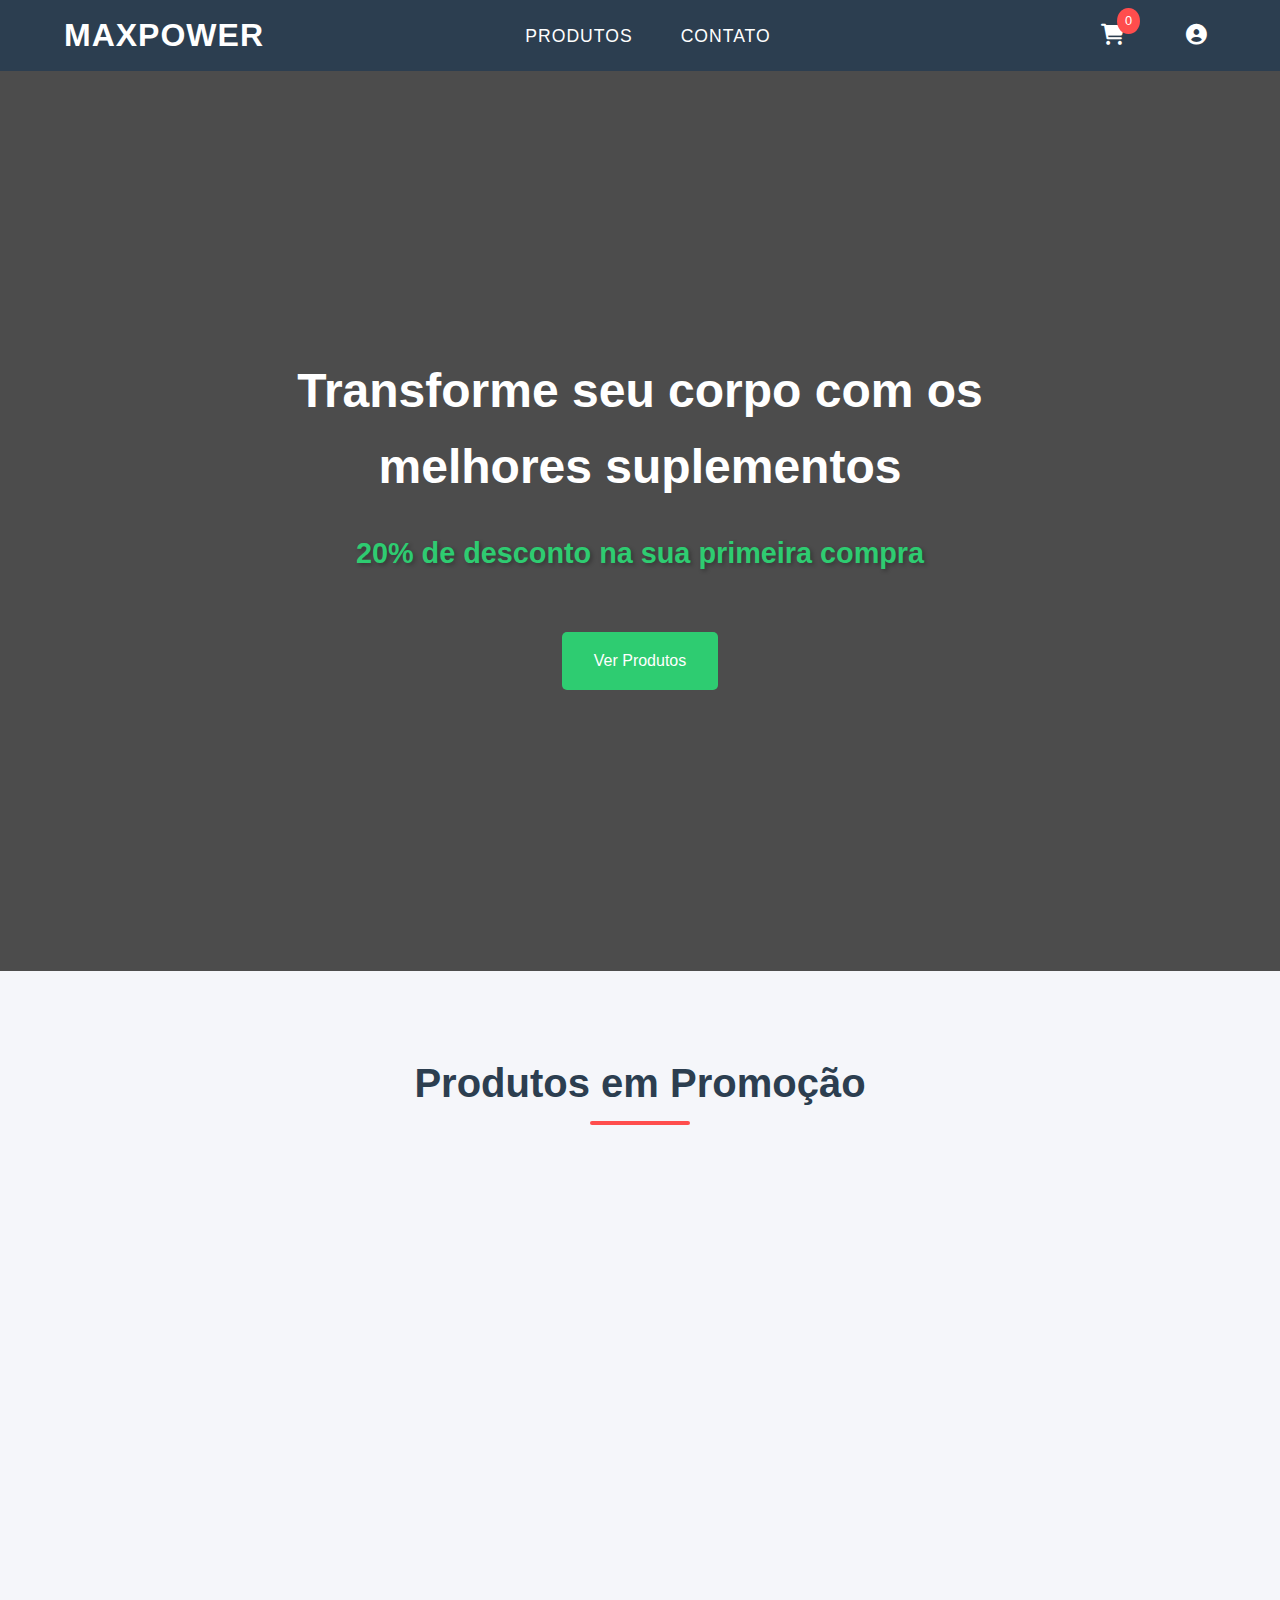
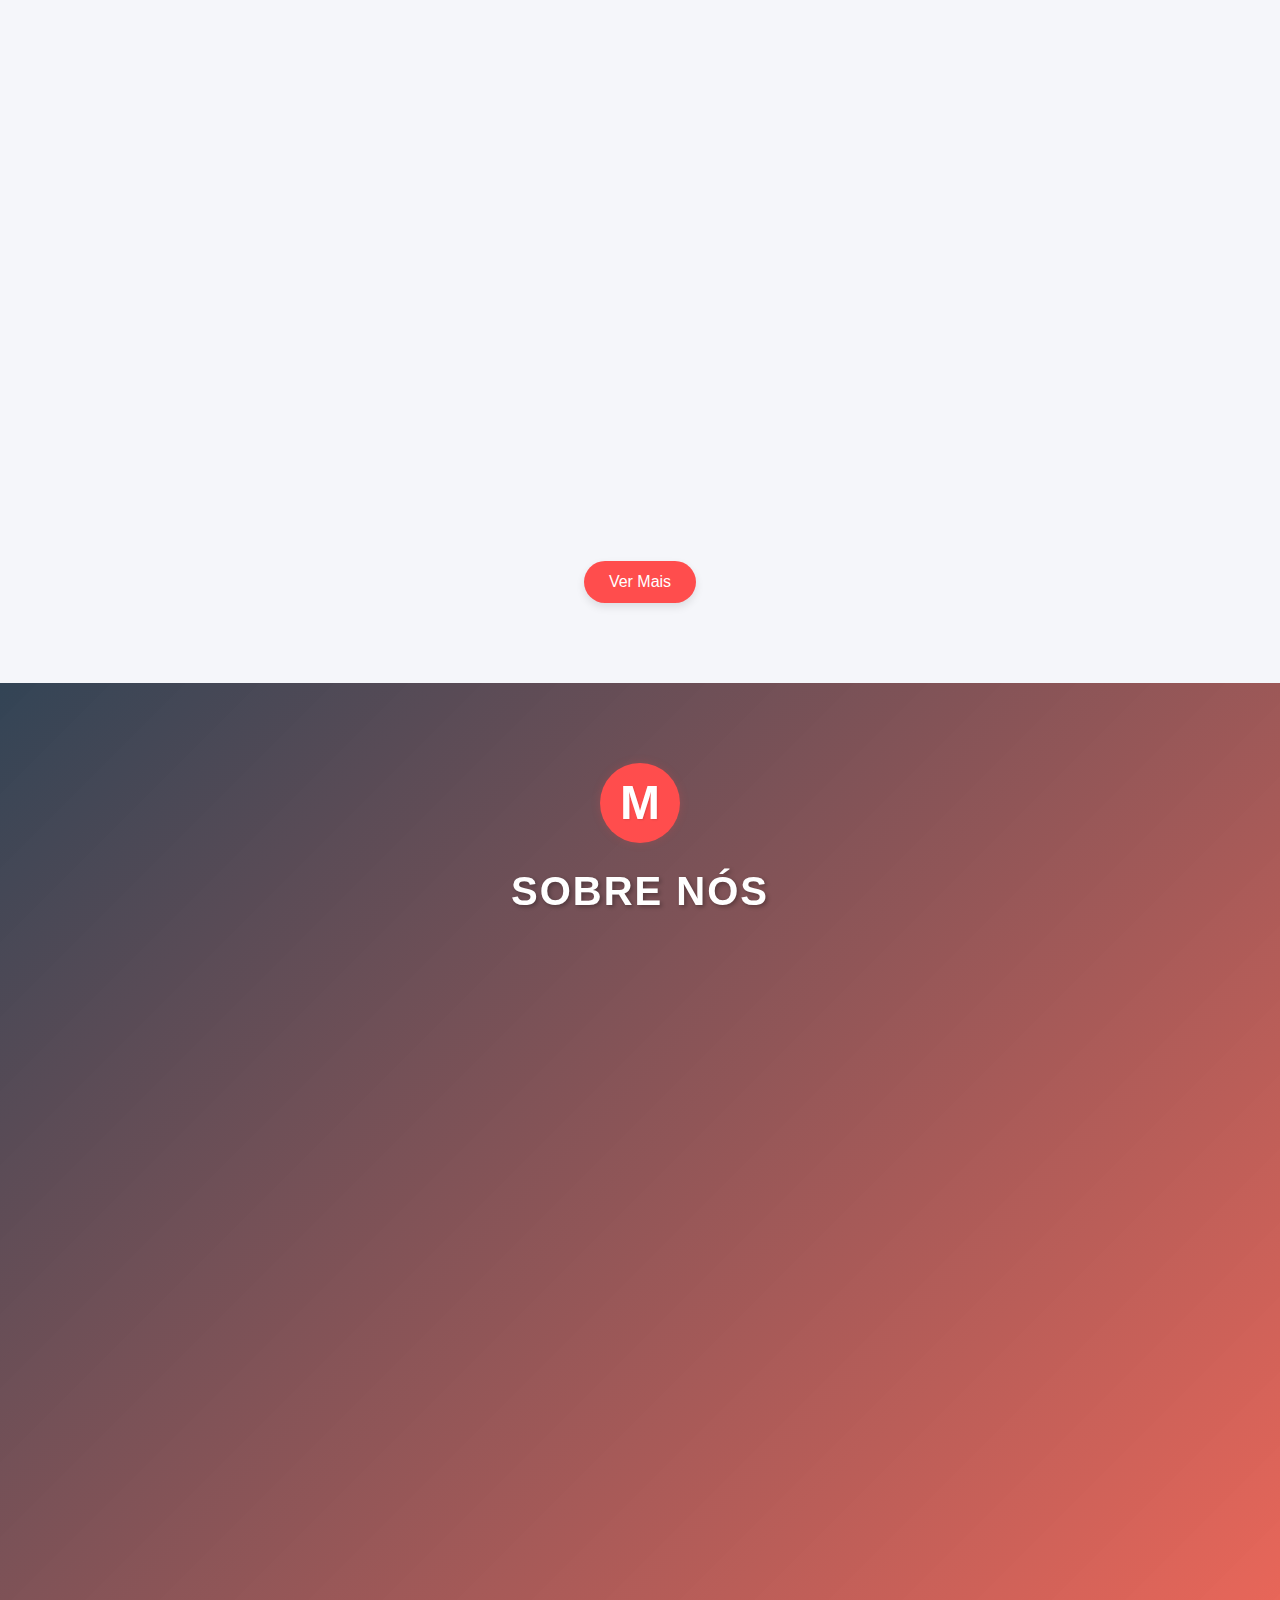
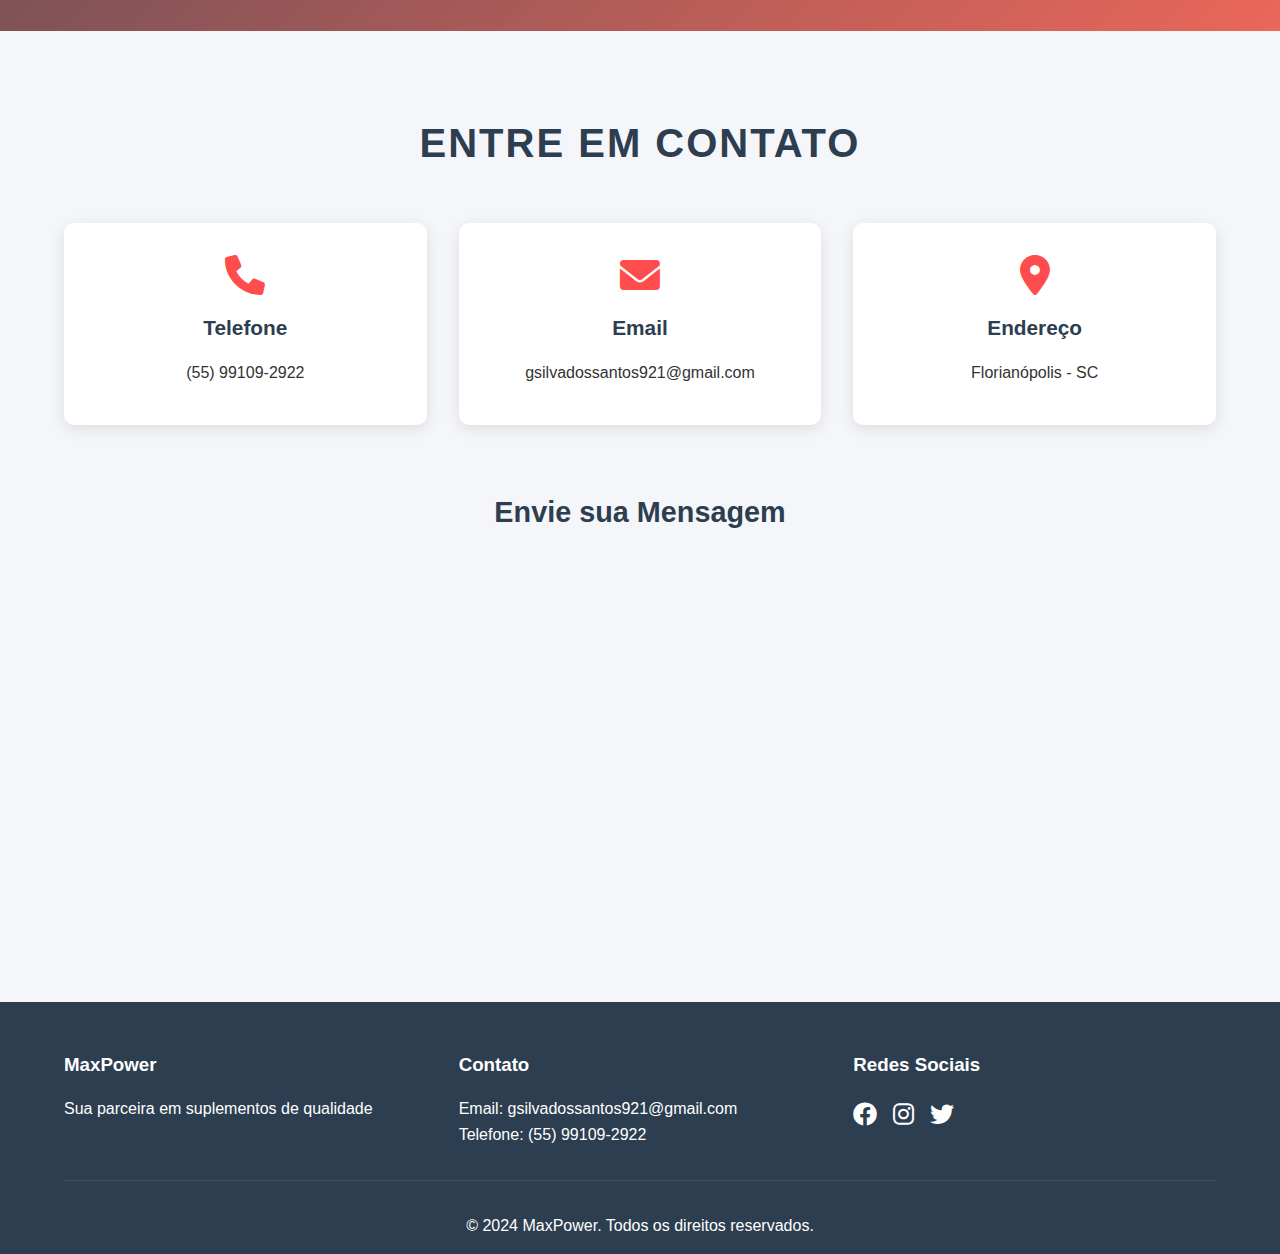
<file: index.html>
<!DOCTYPE html>
<html lang="pt-BR">
<head>
    <meta charset="UTF-8">
    <meta name="viewport" content="width=device-width, initial-scale=1.0">
    <title>MaxPower - Suplementos de Qualidade</title>
    <link rel="stylesheet" href="styles.css">
    <link rel="stylesheet" href="https://cdnjs.cloudflare.com/ajax/libs/font-awesome/6.0.0/css/all.min.css">
    <script src="https://accounts.google.com/gsi/client" async></script>
</head>
<body>
    <header>
        <nav class="navbar">
            <div class="logo">
                <h1>MaxPower</h1>
            </div>
            
            <ul class="nav-links">
                <li><a href="products.html">Produtos</a></li>
                <li><a href="#contato">Contato</a></li>
            </ul>
            
            <div class="icon-group">
                <div class="cart-icon">
                    <i class="fas fa-shopping-cart"></i>
                    <span class="cart-count"></span>
                </div>
                <div class="user-icon">
                    <i class="fas fa-user-circle" id="userIcon"></i>
                </div>
            </div>
            
            <div class="menu-toggle" id="mobile-menu">
                <span></span>
                <span></span>
                <span></span>
            </div>
        </nav>
        <div class="menu-overlay"></div>
    </header>

    <!-- Modal de Login -->
    <div class="login-modal" id="loginModal">
        <div class="modal-overlay">
            <div class="modal-container">
                <span class="modal-close">&times;</span>
                <h2 class="modal-title">MaxPower</h2>
                
                <div class="modal-buttons">
                    <button class="btn-google">
                        <i class="fab fa-google"></i> Continuar com Google
                    </button>
                    
                    <button class="btn-email" onclick="window.location.href='login.html'">
                        <i class="fas fa-envelope"></i> Continuar com Email
                    </button>
                </div>
                
                <div class="modal-divider">ou</div>
                
                <button class="btn-signup" onclick="window.location.href='cadastro.html'">
                    <i class="fas fa-user-plus"></i> Cadastre-se
                </button>
                
                <p class="modal-terms">
                    Ao continuar, você concorda com nossos 
                    <a href="#">Termos</a> e 
                    <a href="#">Privacidade</a>
                </p>
            </div>
        </div>
    </div>

    <main>
        <section id="home" class="hero">
            <div class="hero-content">
                <h2>Transforme seu corpo com os melhores suplementos</h2>
                <p class="promo-text">20% de desconto na sua primeira compra</p>
                <a href="#produtos" class="cta-button">Ver Produtos</a>
            </div>
        </section>

        <section id="produtos" class="products">
            <h2>Produtos em Promoção</h2>
            <div class="product-grid">
                <div class="product-card">
                    <a href="produto.html?id=whey">
                        <img src="imagens/whey.jpg" alt="Whey Protein">
                    </a>
                    <h3>Whey Protein</h3>
                    <p>Proteína de alta qualidade para ganho de massa muscular</p>
                    <div class="price-container">
                        <span class="original-price">R$ 149,90</span>
                        <span class="discounted-price">R$ 119,92</span>
                    </div>
                    <button class="add-to-cart">Adicionar ao Carrinho</button>
                </div>
                <div class="product-card">
                    <a href="produto.html?id=bcaa">
                        <img src="imagens/bcaa.jpg" alt="BCAA">
                    </a>
                    <h3>BCAA</h3>
                    <p>Aminoácidos essenciais para recuperação muscular</p>
                    <div class="price-container">
                        <span class="original-price">R$ 89,90</span>
                        <span class="discounted-price">R$ 71,92</span>
                    </div>
                    <button class="add-to-cart">Adicionar ao Carrinho</button>
                </div>
                <div class="product-card">
                    <a href="produto.html?id=creatina">
                        <img src="imagens/creatina.jpg" alt="Creatina Muscletech">
                    </a>
                    <h3>Creatina Muscletech</h3>
                    <p>Suplemento essencial para força e performance</p>
                    <div class="price-container">
                        <span class="original-price">R$ 79,90</span>
                        <span class="discounted-price">R$ 63,92</span>
                    </div>
                    <button class="add-to-cart">Adicionar ao Carrinho</button>
                </div>
                <div class="product-card">
                    <a href="produto.html?id=gold">
                        <img src="imagens/whey.jpg" alt="Whey Protein Gold">
                    </a>
                    <h3>Whey Protein Gold</h3>
                    <p>Proteína premium para ganho de massa muscular</p>
                    <div class="price-container">
                        <span class="original-price">R$ 129,90</span>
                        <span class="discounted-price">R$ 103,92</span>
                    </div>
                    <button class="add-to-cart">Adicionar ao Carrinho</button>
                </div>
            </div>
            <div class="see-more-container">
                <button class="see-more-btn" onclick="window.location.href='desconto.html'">Ver Mais</button>
            </div>
        </section>

        <section id="sobre" class="about">
            <div class="about-header">
                <div class="logo-circle">
                    <span class="logo-letter">M</span>
                </div>
                <h2>Sobre Nós</h2>
            </div>
            <div class="about-content slide-in-left">
                <p>A MaxPower nasceu em 2020, em uma pequena sala comercial no centro da cidade. Começamos com um sonho e uma prateleira modesta de suplementos, mas com uma visão clara: oferecer produtos de qualidade e um atendimento excepcional aos nossos clientes.</p>
                
                <p>Enfrentamos diversos desafios ao longo do caminho, especialmente durante a pandemia, mas nossa dedicação e compromisso com a excelência nos permitiram crescer. Transformamos as dificuldades em oportunidades, investindo em conhecimento, treinamento da equipe e expandindo nosso catálogo de produtos.</p>
                
                <p>Hoje, nos orgulhamos em ser uma referência no mercado de suplementação. Nossa equipe é composta por profissionais apaixonados pelo fitness, incluindo nutricionistas e educadores físicos, sempre prontos para oferecer a melhor orientação. Trabalhamos exclusivamente com marcas certificadas e produtos de alta qualidade, mantendo o mesmo compromisso com a satisfação do cliente que tínhamos desde o primeiro dia.</p>
                
                <p>Na MaxPower, cada cliente é único, e nossa missão é ajudá-lo a alcançar seus objetivos, seja ganho de massa muscular, performance ou qualidade de vida. Venha fazer parte dessa história de sucesso!</p>
            </div>
        </section>

        <section id="contato" class="contact">
            <h2>Entre em Contato</h2>
            <div class="contact-info">
                <div class="contact-methods">
                    <div class="contact-item">
                        <i class="fas fa-phone"></i>
                        <h3>Telefone</h3>
                        <p>(55) 99109-2922</p>
                    </div>
                    <div class="contact-item">
                        <i class="fas fa-envelope"></i>
                        <h3>Email</h3>
                        <p>gsilvadossantos921@gmail.com</p>
                    </div>
                    <div class="contact-item">
                        <i class="fas fa-map-marker-alt"></i>
                        <h3>Endereço</h3>
                        <p>Florianópolis - SC</p>
                    </div>
                </div>
            </div>
            <div class="contact-form-container">
                <h3>Envie sua Mensagem</h3>
                <form class="contact-form">
                    <input type="text" placeholder="Nome" required>
                    <input type="email" placeholder="Email" required>
                    <textarea placeholder="Mensagem" required></textarea>
                    <button type="submit">Enviar Mensagem</button>
                </form>
            </div>
        </section>
    </main>

    <footer>
        <div class="footer-content">
            <div class="footer-section">
                <h3>MaxPower</h3>
                <p>Sua parceira em suplementos de qualidade</p>
            </div>
            <div class="footer-section">
                <h3>Contato</h3>
                <p>Email: gsilvadossantos921@gmail.com</p>
                <p>Telefone: (55) 99109-2922</p>
            </div>
            <div class="footer-section">
                <h3>Redes Sociais</h3>
                <div class="social-links">
                    <a href="#"><i class="fab fa-facebook"></i></a>
                    <a href="#"><i class="fab fa-instagram"></i></a>
                    <a href="#"><i class="fab fa-twitter"></i></a>
                </div>
            </div>
        </div>
        <div class="footer-bottom">
            <p>&copy; 2024 MaxPower. Todos os direitos reservados.</p>
        </div>
    </footer>

    <script src="script.js"></script>
</body>
</html>
</file>
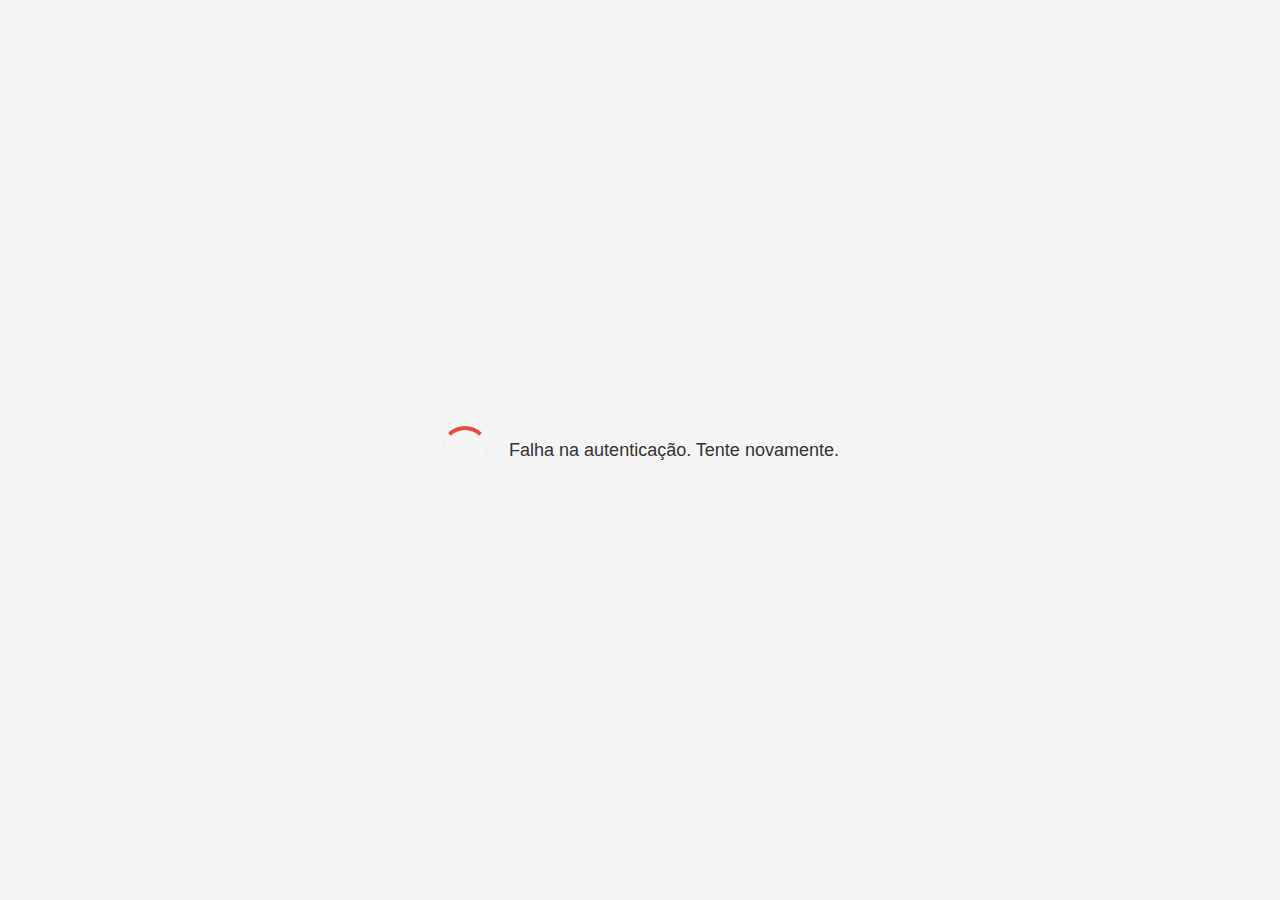
<file: auth-callback.html>
<!DOCTYPE html>
<html lang="pt-br">
<head>
    <meta charset="UTF-8">
    <meta name="viewport" content="width=device-width, initial-scale=1.0">
    <title>Autenticação - MaxPower</title>
    <style>
        body {
            font-family: 'Arial', sans-serif;
            display: flex;
            justify-content: center;
            align-items: center;
            height: 100vh;
            margin: 0;
            background-color: #f5f5f5;
        }
        .loader {
            border: 4px solid #f3f3f3;
            border-top: 4px solid #e74c3c;
            border-radius: 50%;
            width: 40px;
            height: 40px;
            animation: spin 1s linear infinite;
            margin-right: 20px;
        }
        @keyframes spin {
            0% { transform: rotate(0deg); }
            100% { transform: rotate(360deg); }
        }
        .message {
            font-size: 18px;
            color: #333;
        }
    </style>
</head>
<body>
    <div class="loader"></div>
    <div class="message">Processando autenticação...</div>

    <script>
        document.addEventListener('DOMContentLoaded', function() {
            try {
                // Extrair token e outras informações da URL
                const fragmentString = window.location.hash.substring(1);
                const params = {};
                const regex = /([^&=]+)=([^&]*)/g;
                let m;
                
                while (m = regex.exec(fragmentString)) {
                    params[decodeURIComponent(m[1])] = decodeURIComponent(m[2]);
                }
                
                if (params.access_token) {
                    // Buscar informações do perfil usando o token
                    fetch('https://www.googleapis.com/oauth2/v3/userinfo', {
                        headers: {
                            'Authorization': `Bearer ${params.access_token}`
                        }
                    })
                    .then(response => {
                        if (!response.ok) {
                            throw new Error('Erro na resposta da API do Google');
                        }
                        return response.json();
                    })
                    .then(data => {
                        // Enviar mensagem para a janela principal
                        if (window.opener) {
                            window.opener.postMessage({
                                type: 'googleAuth',
                                credential: {
                                    name: data.name,
                                    email: data.email,
                                    picture: data.picture
                                }
                            }, window.location.origin);
                            
                            // Fechar esta janela popup após alguns segundos
                            setTimeout(() => {
                                window.close();
                            }, 1000);
                        } else {
                            // Se não for um popup, redirecionar para a página inicial
                            localStorage.setItem('userProfile', JSON.stringify({
                                name: data.name,
                                email: data.email,
                                picture: data.picture,
                                isLoggedIn: true
                            }));
                            
                            window.location.href = 'index.html';
                        }
                    })
                    .catch(error => {
                        console.error('Erro ao buscar informações do usuário:', error);
                        document.querySelector('.message').textContent = 'Erro na autenticação. Tente novamente.';
                    });
                } else {
                    // Se não houver token, mostrar erro
                    document.querySelector('.message').textContent = 'Falha na autenticação. Tente novamente.';
                }
            } catch (e) {
                console.error('Erro ao processar resposta de autenticação:', e);
                document.querySelector('.message').textContent = 'Erro ao processar a autenticação.';
            }
        });
    </script>
</body>
</html>
</file>
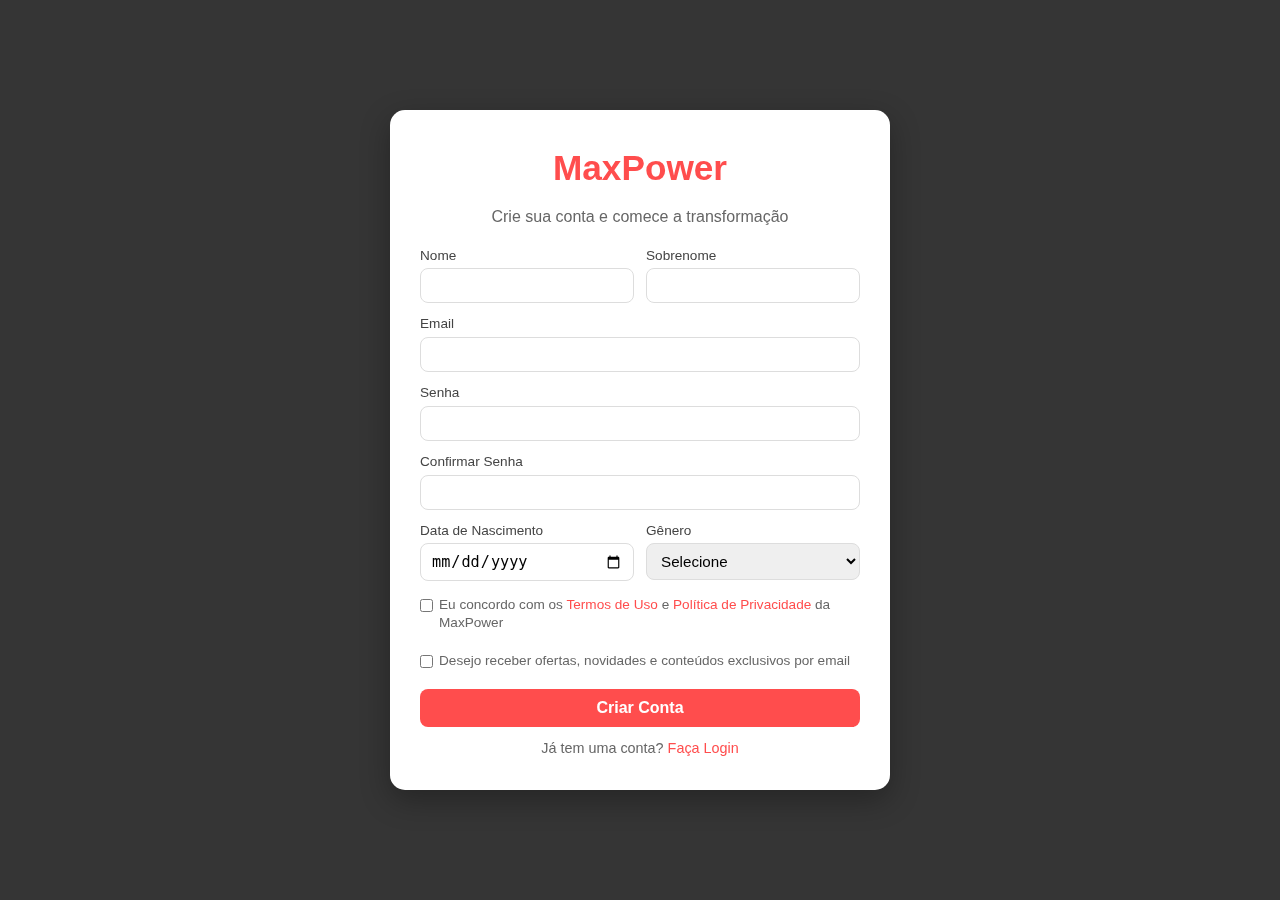
<file: cadastro.html>
<!DOCTYPE html>
<html lang="pt-BR">
<head>
    <meta charset="UTF-8">
    <meta name="viewport" content="width=device-width, initial-scale=1.0">
    <title>Cadastro - MaxPower</title>
    <link rel="stylesheet" href="styles.css">
    <link rel="stylesheet" href="https://cdnjs.cloudflare.com/ajax/libs/font-awesome/6.0.0/css/all.min.css">
    <style>
        body, html {
            margin: 0;
            padding: 0;
            height: 100%;
            overflow: hidden;
        }
        
        .cadastro-container {
            height: 100vh;
            display: flex;
            align-items: center;
            justify-content: center;
            background: linear-gradient(rgba(0,0,0,0.7), rgba(0,0,0,0.7)), url('https://images.unsplash.com/photo-1534438327276-14e5300c3a48?ixlib=rb-1.2.1&auto=format&fit=crop&w=1950&q=80');
            background-size: cover;
            background-position: center;
            padding: 20px;
            position: relative;
            overflow: hidden;
        }
        
        .cadastro-container::before {
            content: '';
            position: absolute;
            top: 0;
            left: 0;
            right: 0;
            bottom: 0;
            backdrop-filter: blur(3px);
            -webkit-backdrop-filter: blur(3px);
            background-color: rgba(0, 0, 0, 0.3);
            z-index: 1;
            pointer-events: none;
        }
        
        .cadastro-box {
            background: white;
            padding: 30px;
            border-radius: 15px;
            box-shadow: 0 10px 30px rgba(0, 0, 0, 0.3);
            width: 100%;
            max-width: 500px;
            position: relative;
            z-index: 2;
            max-height: 90vh;
            overflow-y: auto;
            margin: 0 auto;
        }
        
        .cadastro-header {
            text-align: center;
            margin-bottom: 15px;
        }
        
        .cadastro-header h2 {
            color: var(--primary-color);
            font-size: 2.2rem;
            margin-bottom: 8px;
            margin-top: 0;
            cursor: pointer;
            transition: all 0.3s ease;
        }
        
        .cadastro-header h2:hover {
            transform: scale(1.03);
        }
        
        .cadastro-header p {
            color: #666;
            font-size: 1rem;
            margin-bottom: 0;
        }
        
        .cadastro-form {
            display: grid;
            gap: 10px;
        }
        
        .form-row {
            display: grid;
            grid-template-columns: 1fr 1fr;
            gap: 12px;
        }
        
        .form-group {
            margin-bottom: 0;
        }
        
        .form-group label {
            display: block;
            margin-bottom: 2px;
            color: #444;
            font-weight: 500;
            font-size: 0.85rem;
        }
        
        .form-group input,
        .form-group select {
            width: 100%;
            padding: 8px 10px;
            border: 1px solid #ddd;
            border-radius: 8px;
            font-size: 0.95rem;
            transition: border-color 0.3s ease;
        }
        
        .form-group input:focus,
        .form-group select:focus {
            border-color: var(--primary-color);
            outline: none;
            box-shadow: 0 0 0 2px rgba(255, 77, 77, 0.1);
        }
        
        .termos-group {
            display: flex;
            align-items: flex-start;
            gap: 6px;
            margin: 5px 0;
        }
        
        .termos-group input {
            margin-top: 3px;
        }
        
        .termos-group label {
            font-size: 0.85rem;
            color: #666;
            line-height: 1.3;
        }
        
        .termos-group a {
            color: var(--primary-color);
            text-decoration: none;
        }
        
        .termos-group a:hover {
            text-decoration: underline;
        }
        
        .cadastro-btn {
            width: 100%;
            padding: 10px;
            background-color: var(--primary-color);
            color: white;
            border: none;
            border-radius: 8px;
            font-size: 1rem;
            font-weight: 600;
            cursor: pointer;
            transition: all 0.3s ease;
            margin-top: 5px;
        }
        
        .cadastro-btn:hover {
            background-color: #ff3333;
            transform: translateY(-2px);
        }
        
        .login-link {
            text-align: center;
            margin-top: 10px;
            font-size: 0.9rem;
            color: #666;
        }
        
        .login-link a {
            color: var(--primary-color);
            text-decoration: none;
            font-weight: 500;
        }
        
        .login-link a:hover {
            text-decoration: underline;
        }
        
        @media (max-width: 768px) {
            .form-row {
                grid-template-columns: 1fr;
                gap: 10px;
            }
            
            .cadastro-box {
                padding: 25px 20px;
                margin: 20px auto;
            }
            
            .cadastro-form {
                gap: 12px;
            }
        }
        
        @media (max-height: 740px) {
            .cadastro-box {
                padding: 20px;
            }
            
            .cadastro-header h2 {
                font-size: 1.8rem;
                margin-bottom: 3px;
            }
            
            .cadastro-header p {
                font-size: 0.85rem;
                margin-bottom: 10px;
            }
            
            .form-group label {
                margin-bottom: 1px;
                font-size: 0.8rem;
            }
            
            .form-group input,
            .form-group select {
                padding: 6px 8px;
            }
            
            .termos-group label {
                font-size: 0.8rem;
            }
        }
    </style>
</head>
<body>
    <div class="cadastro-container">
        <div class="cadastro-box">
            <div class="cadastro-header">
                <h2 onclick="window.location.href='index.html'">MaxPower</h2>
                <p>Crie sua conta e comece a transformação</p>
            </div>
            
            <form class="cadastro-form">
                <div class="form-row">
                    <div class="form-group">
                        <label for="nome">Nome</label>
                        <input type="text" id="nome" name="nome" required>
                    </div>
                    <div class="form-group">
                        <label for="sobrenome">Sobrenome</label>
                        <input type="text" id="sobrenome" name="sobrenome" required>
                    </div>
                </div>
                
                <div class="form-group">
                    <label for="email">Email</label>
                    <input type="email" id="email" name="email" required>
                </div>
                
                <div class="form-group">
                    <label for="senha">Senha</label>
                    <input type="password" id="senha" name="senha" required>
                </div>
                
                <div class="form-group">
                    <label for="confirmar_senha">Confirmar Senha</label>
                    <input type="password" id="confirmar_senha" name="confirmar_senha" required>
                </div>
                
                <div class="form-row">
                    <div class="form-group">
                        <label for="data_nascimento">Data de Nascimento</label>
                        <input type="date" id="data_nascimento" name="data_nascimento" required>
                    </div>
                    <div class="form-group">
                        <label for="genero">Gênero</label>
                        <select id="genero" name="genero">
                            <option value="">Selecione</option>
                            <option value="masculino">Masculino</option>
                            <option value="feminino">Feminino</option>
                            <option value="outro">Outro</option>
                            <option value="nao_informar">Prefiro não informar</option>
                        </select>
                    </div>
                </div>
                
                <div class="termos-group">
                    <input type="checkbox" id="termos" name="termos" required>
                    <label for="termos">
                        Eu concordo com os <a href="#">Termos de Uso</a> e <a href="#">Política de Privacidade</a> da MaxPower
                    </label>
                </div>
                
                <div class="termos-group">
                    <input type="checkbox" id="newsletter" name="newsletter">
                    <label for="newsletter">
                        Desejo receber ofertas, novidades e conteúdos exclusivos por email
                    </label>
                </div>
                
                <button type="submit" class="cadastro-btn">Criar Conta</button>
            </form>
            
            <div class="login-link">
                Já tem uma conta? <a href="login.html">Faça Login</a>
            </div>
        </div>
    </div>

    <script src="script.js"></script>
    <script>
        document.addEventListener('DOMContentLoaded', function() {
            const form = document.querySelector('.cadastro-form');
            
            form.addEventListener('submit', function(e) {
                e.preventDefault();
                
                // Validação da senha
                const senha = document.getElementById('senha').value;
                const confirmarSenha = document.getElementById('confirmar_senha').value;
                
                if (senha !== confirmarSenha) {
                    alert('As senhas não coincidem. Por favor, verifique.');
                    return;
                }
                
                // Simulação de envio do formulário
                const submitButton = form.querySelector('.cadastro-btn');
                const originalText = submitButton.textContent;
                
                submitButton.textContent = 'Processando...';
                submitButton.disabled = true;
                
                setTimeout(() => {
                    alert('Cadastro realizado com sucesso! Faça login para continuar.');
                    
                    // Redirecionar para a página inicial
                    window.location.href = 'index.html';
                }, 1500);
            });
        });
    </script>
</body>
</html>
</file>
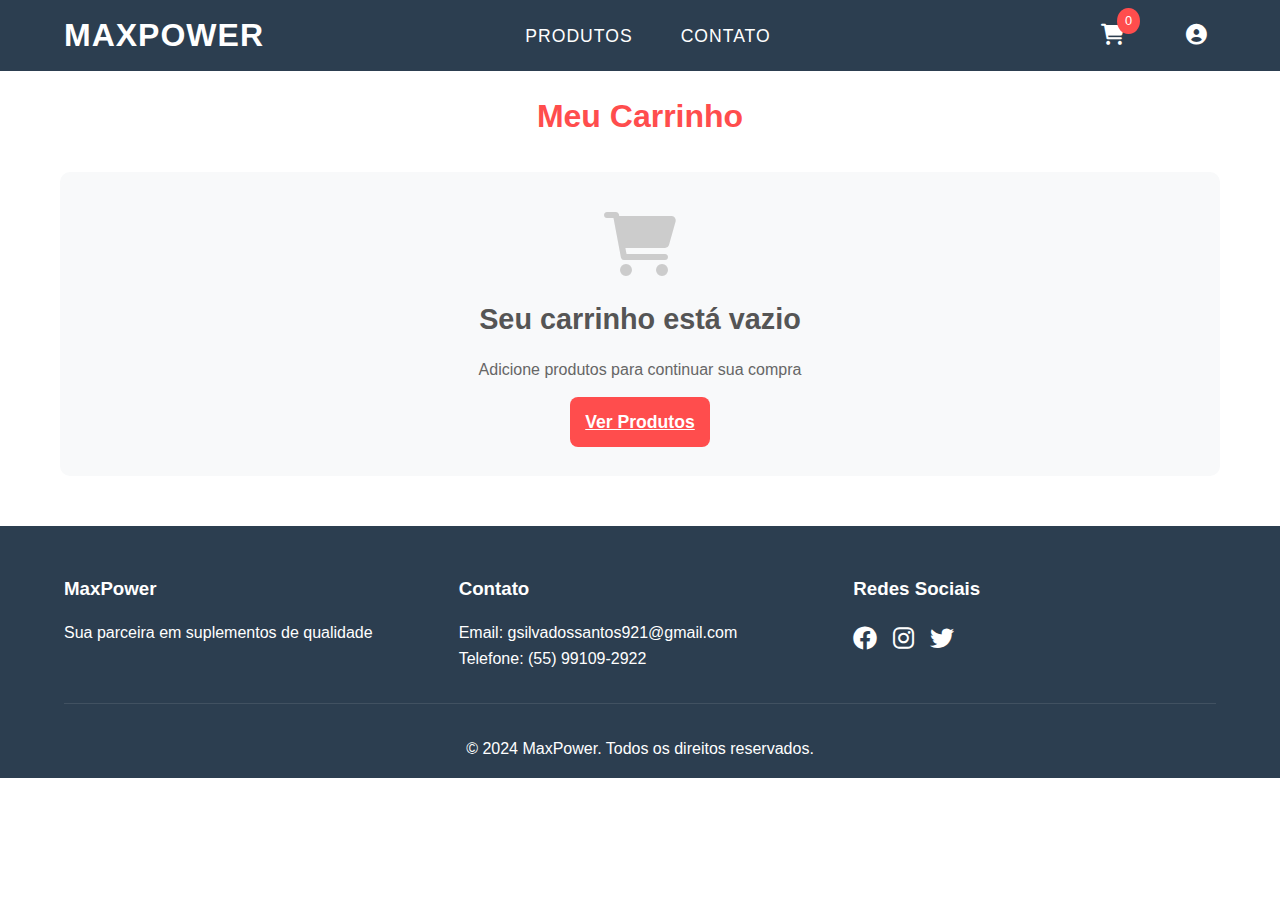
<file: cart.html>
<!DOCTYPE html>
<html lang="pt-BR">
<head>
    <meta charset="UTF-8">
    <meta name="viewport" content="width=device-width, initial-scale=1.0">
    <title>Carrinho - MaxPower</title>
    <link rel="stylesheet" href="styles.css">
    <link rel="stylesheet" href="https://cdnjs.cloudflare.com/ajax/libs/font-awesome/6.0.0/css/all.min.css">
    <style>
        /* Estilos específicos para a página do carrinho */
        .cart-page {
            max-width: 1200px;
            margin: 0 auto;
            padding: 20px;
        }
        
        .cart-page h1 {
            color: var(--primary-color);
            margin-bottom: 30px;
            text-align: center;
        }
        
        .cart-empty {
            text-align: center;
            padding: 40px;
            background-color: #f8f9fa;
            border-radius: 10px;
            margin: 30px 0;
        }
        
        .cart-empty i {
            font-size: 4rem;
            color: #ccc;
            margin-bottom: 20px;
            display: block;
        }
        
        .cart-empty h2 {
            font-size: 1.8rem;
            color: #555;
            margin-bottom: 15px;
        }
        
        .cart-empty p {
            color: #666;
            margin-bottom: 25px;
        }
        
        .cart-items {
            margin-bottom: 30px;
        }
        
        .cart-item {
            display: flex;
            background-color: #ffffff;
            border-radius: 8px;
            box-shadow: 0 2px 8px rgba(0,0,0,0.1);
            margin-bottom: 15px;
            padding: 15px;
            position: relative;
        }
        
        .cart-item-image {
            width: 120px;
            height: 120px;
            object-fit: cover;
            border-radius: 8px;
            margin-right: 20px;
        }
        
        .cart-item-details {
            flex: 1;
        }
        
        .cart-item-name {
            font-size: 1.2rem;
            font-weight: bold;
            margin-bottom: 5px;
            color: #333;
        }
        
        .cart-item-desc {
            font-size: 0.9rem;
            color: #666;
            margin-bottom: 10px;
        }
        
        .cart-item-price {
            font-size: 1.1rem;
            font-weight: bold;
            color: var(--primary-color);
        }
        
        .cart-item-actions {
            display: flex;
            align-items: center;
            margin-top: 15px;
        }
        
        .quantity-control {
            display: flex;
            align-items: center;
            border: 1px solid #ddd;
            border-radius: 5px;
            overflow: hidden;
            margin-right: 15px;
        }
        
        .quantity-btn {
            background-color: #f4f4f4;
            border: none;
            color: #555;
            font-size: 1.2rem;
            width: 30px;
            height: 30px;
            cursor: pointer;
            display: flex;
            align-items: center;
            justify-content: center;
        }
        
        .quantity-btn:hover {
            background-color: #e4e4e4;
        }
        
        .quantity-input {
            width: 40px;
            height: 30px;
            border: none;
            text-align: center;
            font-size: 0.95rem;
            border-left: 1px solid #ddd;
            border-right: 1px solid #ddd;
        }
        
        .remove-item {
            color: #999;
            cursor: pointer;
            margin-left: 10px;
            font-size: 0.85rem;
            display: flex;
            align-items: center;
        }
        
        .remove-item:hover {
            color: var(--primary-color);
        }
        
        .remove-item i {
            margin-right: 5px;
        }
        
        .cart-summary {
            background-color: #f8f9fa;
            border-radius: 8px;
            padding: 20px;
            margin-top: 20px;
        }
        
        .cart-total {
            display: flex;
            justify-content: space-between;
            font-size: 1.1rem;
            padding: 10px 0;
        }
        
        .cart-total.final {
            border-top: 1px solid #ddd;
            margin-top: 10px;
            padding-top: 15px;
            font-size: 1.3rem;
            font-weight: bold;
            color: var(--primary-color);
        }
        
        .checkout-btn {
            background-color: var(--primary-color);
            color: white;
            border: none;
            border-radius: 8px;
            padding: 15px;
            width: 100%;
            font-size: 1.1rem;
            font-weight: bold;
            cursor: pointer;
            transition: all 0.3s ease;
            margin-top: 20px;
        }
        
        .checkout-btn:hover {
            background-color: #e03b3b;
            transform: translateY(-2px);
        }
        
        .continue-shopping {
            text-align: center;
            margin-top: 20px;
            color: #666;
        }
        
        .continue-shopping a {
            color: var(--primary-color);
            text-decoration: none;
            display: inline-block;
            margin-top: 8px;
            font-weight: bold;
        }
        
        .continue-shopping a:hover {
            text-decoration: underline;
        }
        
        /* Estilos para as opções de pagamento */
        .payment-methods {
            margin-top: 20px;
            padding-top: 15px;
            border-top: 1px solid #ddd;
        }
        
        .payment-methods h3 {
            font-size: 1.1rem;
            margin-bottom: 15px;
            color: #333;
        }
        
        .payment-options {
            display: flex;
            flex-direction: column;
            gap: 12px;
        }
        
        .payment-option {
            display: flex;
            align-items: center;
            background-color: white;
            border: 1px solid #ddd;
            border-radius: 6px;
            padding: 10px;
            cursor: pointer;
            transition: all 0.2s ease;
        }
        
        .payment-option:hover {
            border-color: var(--primary-color);
            box-shadow: 0 2px 5px rgba(0,0,0,0.05);
        }
        
        .payment-option input[type="radio"] {
            margin-right: 10px;
            cursor: pointer;
        }
        
        .payment-option label {
            display: flex;
            align-items: center;
            cursor: pointer;
            width: 100%;
        }
        
        .payment-option i {
            margin-right: 10px;
            font-size: 1.2rem;
            color: var(--primary-color);
        }
        
        .payment-option input[type="radio"]:checked + label {
            font-weight: bold;
        }
        
        /* Estilos para o modal de pagamento PIX */
        .pix-modal {
            position: fixed;
            top: 0;
            left: 0;
            width: 100%;
            height: 100%;
            z-index: 9999;
            opacity: 0;
            visibility: hidden;
            transition: all 0.3s ease;
        }
        
        .pix-modal.active {
            opacity: 1;
            visibility: visible;
        }
        
        .pix-modal-overlay {
            position: absolute;
            top: 0;
            left: 0;
            width: 100%;
            height: 100%;
            background-color: rgba(0, 0, 0, 0.7);
            display: flex;
            justify-content: center;
            align-items: center;
            padding: 20px;
        }
        
        .pix-modal-container {
            background-color: #fff;
            border-radius: 10px;
            max-width: 500px;
            width: 100%;
            padding: 30px;
            position: relative;
            box-shadow: 0 4px 20px rgba(0, 0, 0, 0.2);
            max-height: 90vh;
            overflow-y: auto;
        }
        
        .pix-modal-close {
            position: absolute;
            top: 15px;
            right: 15px;
            font-size: 24px;
            cursor: pointer;
            color: #777;
            line-height: 1;
        }
        
        .pix-modal-close:hover {
            color: var(--primary-color);
        }
        
        .pix-modal-container h2 {
            color: var(--primary-color);
            margin-bottom: 15px;
            text-align: center;
        }
        
        .pix-modal-container p {
            margin-bottom: 20px;
            text-align: center;
        }
        
        .pix-qrcode {
            text-align: center;
            margin: 20px 0;
            padding: 15px;
            background-color: #f9f9f9;
            border-radius: 10px;
        }
        
        .pix-qrcode i {
            color: #333;
        }
        
        .pix-code-container {
            display: flex;
            margin: 20px 0;
        }
        
        .pix-code {
            flex: 1;
            height: 60px;
            padding: 10px;
            border: 1px solid #ddd;
            border-radius: 5px 0 0 5px;
            resize: none;
            font-family: monospace;
            font-size: 0.8rem;
            overflow-x: hidden;
        }
        
        .copy-pix-code {
            background-color: var(--primary-color);
            color: white;
            border: none;
            padding: 0 15px;
            border-radius: 0 5px 5px 0;
            cursor: pointer;
            white-space: nowrap;
        }
        
        .copy-pix-code:hover {
            background-color: #e03b3b;
        }
        
        .pix-instructions {
            margin: 20px 0;
            padding: 15px;
            background-color: #f9f9f9;
            border-radius: 10px;
        }
        
        .pix-instructions ol {
            padding-left: 25px;
            margin-top: 10px;
        }
        
        .pix-instructions li {
            margin-bottom: 5px;
        }
        
        .pix-expiry {
            text-align: center;
            margin-top: 20px;
            color: #777;
        }
        
        #pix-timer {
            font-weight: bold;
            color: var(--primary-color);
        }
        
        /* Responsividade para o modal PIX */
        @media (max-width: 768px) {
            .pix-modal-container {
                padding: 20px;
                max-width: 90%;
            }
            
            .pix-code {
                font-size: 0.7rem;
            }
            
            .pix-qrcode i {
                font-size: 5em !important;
            }
        }
        
        /* Responsividade */
        @media (max-width: 768px) {
            .cart-item {
                flex-direction: column;
                align-items: center;
                padding: 15px 10px;
            }
            
            .cart-item-image {
                width: 100px;
                height: 100px;
                margin-right: 0;
                margin-bottom: 15px;
            }
            
            .cart-item-details {
                width: 100%;
                text-align: center;
            }
            
            .cart-item-actions {
                flex-direction: column;
                align-items: center;
            }
            
            .quantity-control {
                margin-right: 0;
                margin-bottom: 15px;
            }
            
            .remove-item {
                margin-top: 10px;
            }
            
            .payment-options {
                gap: 8px;
            }
            
            .payment-option {
                padding: 8px;
            }
            
            .payment-option i {
                font-size: 1rem;
            }
        }
    </style>
</head>
<body>
    <header>
        <nav class="navbar">
            <div class="logo">
                <a href="index.html" style="text-decoration: none; color: inherit;">
                    <h1>MaxPower</h1>
                </a>
            </div>
            
            <ul class="nav-links">
                <li><a href="products.html">Produtos</a></li>
                <li><a href="index.html#contato">Contato</a></li>
            </ul>
            
            <div class="icon-group">
                <div class="cart-icon">
                    <i class="fas fa-shopping-cart"></i>
                    <span class="cart-count"></span>
                </div>
                <div class="user-icon">
                    <i class="fas fa-user-circle" id="userIcon"></i>
                </div>
            </div>
            
            <div class="menu-toggle" id="mobile-menu">
                <span></span>
                <span></span>
                <span></span>
            </div>
        </nav>
        <div class="menu-overlay"></div>
    </header>

    <!-- Modal de Login -->
    <div class="login-modal" id="loginModal">
        <div class="modal-overlay">
            <div class="modal-container">
                <span class="modal-close">&times;</span>
                <h2 class="modal-title">MaxPower</h2>
                
                <div class="modal-buttons">
                    <button class="btn-google">
                        <i class="fab fa-google"></i> Continuar com Google
                    </button>
                    
                    <button class="btn-email" onclick="window.location.href='login.html'">
                        <i class="fas fa-envelope"></i> Continuar com Email
                    </button>
                </div>
                
                <div class="modal-divider">ou</div>
                
                <button class="btn-signup" onclick="window.location.href='cadastro.html'">
                    <i class="fas fa-user-plus"></i> Cadastre-se
                </button>
                
                <p class="modal-terms">
                    Ao continuar, você concorda com nossos 
                    <a href="#">Termos</a> e 
                    <a href="#">Privacidade</a>
                </p>
            </div>
        </div>
    </div>

    <main class="cart-page">
        <h1>Meu Carrinho</h1>
        
        <!-- Esta div será exibida quando o carrinho estiver vazio -->
        <div class="cart-empty" id="emptyCart">
            <i class="fas fa-shopping-cart"></i>
            <h2>Seu carrinho está vazio</h2>
            <p>Adicione produtos para continuar sua compra</p>
            <a href="products.html" class="checkout-btn">Ver Produtos</a>
        </div>
        
        <!-- Esta div será exibida quando houver itens no carrinho -->
        <div class="cart-content" id="cartContent" style="display: none;">
            <div class="cart-items" id="cartItems">
                <!-- Os itens do carrinho serão inseridos aqui via JavaScript -->
            </div>
            
            <div class="cart-summary">
                <div class="cart-total">
                    <span>Frete:</span>
                    <span id="shipping">Grátis</span>
                </div>
                <div class="cart-total final">
                    <span>Total:</span>
                    <span id="total">R$ 0,00</span>
                </div>
                
                <div class="payment-methods">
                    <h3>Forma de Pagamento</h3>
                    <div class="payment-options">
                        <div class="payment-option">
                            <input type="radio" id="pix" name="payment" value="pix" checked>
                            <label for="pix">
                                <i class="fas fa-qrcode"></i> PIX
                            </label>
                        </div>
                        
                        <!-- Container para o código PIX simplificado -->
                        <div id="pix-code-inline" style="display: none; margin-top: 15px; padding: 15px; background-color: #f8f9fa; border-radius: 8px; border: 1px solid #ddd;">
                            <p><strong>Código PIX para pagamento:</strong></p>
                            <div style="display: flex; margin: 10px 0;">
                                <textarea id="pix-code-text" readonly style="flex: 1; height: 60px; padding: 10px; border: 1px solid #ddd; border-radius: 5px 0 0 5px; resize: none; font-family: monospace; font-size: 0.8rem; overflow-x: hidden;">00020126580014br.gov.bcb.pix0136xxxxxxxx-xxxx-xxxx-xxxx-xxxxxxxxxxxx5204000053039865802BR5923MaxPower Suplementos6008Brasilia62070503***</textarea>
                                <button onclick="copyPixCode()" style="background-color: var(--primary-color); color: white; border: none; padding: 0 15px; border-radius: 0 5px 5px 0; cursor: pointer; white-space: nowrap;">Copiar</button>
                            </div>
                            <p style="margin-top: 10px; color: #777; font-size: 0.9rem;">Este PIX expira em: <span id="pix-inline-timer">30:00</span></p>
                        </div>
                        
                        <div class="payment-option">
                            <input type="radio" id="credit" name="payment" value="credit">
                            <label for="credit">
                                <i class="fas fa-credit-card"></i> Cartão de Crédito
                            </label>
                        </div>
                        
                        <!-- Container para formulário de cartão de crédito -->
                        <div id="credit-card-form" style="display: none; margin-top: 15px; padding: 15px; background-color: #f8f9fa; border-radius: 8px; border: 1px solid #ddd;">
                            <p><strong>Informações do Cartão de Crédito:</strong></p>
                            <div style="margin: 15px 0;">
                                <div style="margin-bottom: 10px;">
                                    <label for="card-number" style="display: block; margin-bottom: 5px; font-size: 0.9rem;">Número do Cartão:</label>
                                    <input type="text" id="card-number" placeholder="0000 0000 0000 0000" style="width: 100%; padding: 10px; border: 1px solid #ddd; border-radius: 5px; font-family: monospace;">
                                </div>
                                <div style="display: flex; gap: 10px; margin-bottom: 10px;">
                                    <div style="flex: 1;">
                                        <label for="card-expiry" style="display: block; margin-bottom: 5px; font-size: 0.9rem;">Validade (MM/AA):</label>
                                        <input type="text" id="card-expiry" placeholder="MM/AA" style="width: 100%; padding: 10px; border: 1px solid #ddd; border-radius: 5px; font-family: monospace;">
                                    </div>
                                    <div style="flex: 1;">
                                        <label for="card-cvv" style="display: block; margin-bottom: 5px; font-size: 0.9rem;">CVV:</label>
                                        <input type="text" id="card-cvv" placeholder="123" style="width: 100%; padding: 10px; border: 1px solid #ddd; border-radius: 5px; font-family: monospace;">
                                    </div>
                                </div>
                                <div style="margin-bottom: 10px;">
                                    <label for="card-name" style="display: block; margin-bottom: 5px; font-size: 0.9rem;">Nome no Cartão:</label>
                                    <input type="text" id="card-name" placeholder="NOME COMO IMPRESSO NO CARTÃO" style="width: 100%; padding: 10px; border: 1px solid #ddd; border-radius: 5px; text-transform: uppercase;">
                                </div>
                                <div>
                                    <label for="card-installments" style="display: block; margin-bottom: 5px; font-size: 0.9rem;">Parcelas:</label>
                                    <select id="card-installments" style="width: 100%; padding: 10px; border: 1px solid #ddd; border-radius: 5px;">
                                        <option value="1">1x sem juros</option>
                                        <option value="2">2x sem juros</option>
                                        <option value="3">3x sem juros</option>
                                        <option value="4">4x sem juros</option>
                                        <option value="5">5x sem juros</option>
                                        <option value="6">6x sem juros</option>
                                    </select>
                                </div>
                            </div>
                            <button onclick="processPayment()" style="background-color: var(--primary-color); color: white; border: none; padding: 10px 15px; border-radius: 5px; cursor: pointer; width: 100%; font-weight: bold; margin-top: 10px;">
                                <i class="fas fa-lock"></i> Pagar Agora
                            </button>
                        </div>
                        
                        <div class="payment-option">
                            <input type="radio" id="boleto" name="payment" value="boleto">
                            <label for="boleto">
                                <i class="fas fa-barcode"></i> Boleto
                            </label>
                        </div>
                        
                        <!-- Container para boleto bancário -->
                        <div id="boleto-container" style="display: none; margin-top: 15px; padding: 15px; background-color: #f8f9fa; border-radius: 8px; border: 1px solid #ddd;">
                            <p><strong>Boleto Bancário:</strong></p>
                            <div style="margin: 15px 0; border: 1px solid #ddd; padding: 15px; background-color: white; border-radius: 5px;">
                                <div style="display: flex; justify-content: space-between; margin-bottom: 15px;">
                                    <div>
                                        <img src="[data-uri]" alt="Banco" style="height: 40px;">
                                    </div>
                                    <div style="text-align: right;">
                                        <div style="font-size: 0.9rem; font-weight: bold;">Vencimento</div>
                                        <div id="boleto-due-date" style="font-size: 0.9rem;">00/00/0000</div>
                                    </div>
                                </div>
                                
                                <div style="margin-bottom: 15px;">
                                    <div style="font-size: 0.9rem; font-weight: bold;">Beneficiário</div>
                                    <div style="font-size: 0.9rem;">MaxPower Suplementos LTDA</div>
                                </div>
                                
                                <div style="margin-bottom: 15px; display: flex; justify-content: space-between;">
                                    <div>
                                        <div style="font-size: 0.9rem; font-weight: bold;">Valor</div>
                                        <div id="boleto-value" style="font-size: 0.9rem; font-weight: bold; color: var(--primary-color);">R$ 0,00</div>
                                    </div>
                                    <div>
                                        <div style="font-size: 0.9rem; font-weight: bold;">Nosso número</div>
                                        <div style="font-size: 0.9rem;" id="boleto-number">00000000000-0</div>
                                    </div>
                                </div>
                                
                                <div style="margin: 20px 0;">
                                    <div style="font-size: 0.9rem; font-weight: bold; margin-bottom: 5px;">Código de barras</div>
                                    <div style="background: white; padding: 10px 0; text-align: center;">
                                        <svg id="barcode" style="width: 100%; height: 80px;"></svg>
                                    </div>
                                </div>
                                
                                <div style="border-top: 1px dashed #ddd; padding-top: 15px; font-size: 0.85rem; color: #666;">
                                    <p>Este é um boleto de demonstração. Em um ambiente real, você receberia um boleto registrado válido.</p>
                                </div>
                            </div>
                            
                            <div style="display: flex; gap: 10px; margin-top: 15px;">
                                <button onclick="printBoleto()" style="flex: 1; background-color: #f4f4f4; color: #333; border: 1px solid #ddd; padding: 10px 15px; border-radius: 5px; cursor: pointer; font-weight: bold;">
                                    <i class="fas fa-print"></i> Imprimir
                                </button>
                                <button onclick="copyBoletoCode()" style="flex: 1; background-color: var(--primary-color); color: white; border: none; padding: 10px 15px; border-radius: 5px; cursor: pointer; font-weight: bold;">
                                    <i class="fas fa-copy"></i> Copiar Código
                                </button>
                            </div>
                        </div>
                    </div>
                </div>
                
                <button class="checkout-btn" onclick="finalizarCompra()">
                    <i class="fas fa-lock"></i> Finalizar Compra
                </button>
            </div>
            
            <div class="continue-shopping">
                <p>Não terminou de comprar?</p>
                <a href="products.html">Continuar Comprando</a>
            </div>
        </div>
    </main>

    <footer>
        <div class="footer-content">
            <div class="footer-section">
                <h3><a href="index.html" style="text-decoration: none; color: inherit;">MaxPower</a></h3>
                <p>Sua parceira em suplementos de qualidade</p>
            </div>
            <div class="footer-section">
                <h3>Contato</h3>
                <p>Email: gsilvadossantos921@gmail.com</p>
                <p>Telefone: (55) 99109-2922</p>
            </div>
            <div class="footer-section">
                <h3>Redes Sociais</h3>
                <div class="social-links">
                    <a href="#"><i class="fab fa-facebook"></i></a>
                    <a href="#"><i class="fab fa-instagram"></i></a>
                    <a href="#"><i class="fab fa-twitter"></i></a>
                </div>
            </div>
        </div>
        <div class="footer-bottom">
            <p>&copy; 2024 MaxPower. Todos os direitos reservados.</p>
        </div>
    </footer>

    <script src="script.js"></script>
    <script>
        // Função global para finalizar compra
        function finalizarCompra() {
            const paymentMethod = document.querySelector('input[name="payment"]:checked').value;
            
            if (paymentMethod === 'pix') {
                showPixCode();
            } else if (paymentMethod === 'credit') {
                showCreditCardForm();
            } else if (paymentMethod === 'boleto') {
                showBoleto();
            }
        }
        
        // Função global para mostrar código PIX
        function showPixCode() {
            const pixContainer = document.getElementById('pix-code-inline');
            
            // Gerar código PIX aleatório
            const pixCode = document.getElementById('pix-code-text');
            const baseCode = '00020126580014br.gov.bcb.pix0136xxxxxxxx-xxxx-xxxx-xxxx-xxxxxxxxxxxx5204000053039865802BR5923MaxPower Suplementos6008Brasilia62070503***';
            const randomChars = generateRandomString(32);
            pixCode.value = baseCode + randomChars;
            
            // Exibir container do PIX com animação
            pixContainer.style.display = 'block';
            pixContainer.style.opacity = '0';
            pixContainer.style.transform = 'translateY(-10px)';
            pixContainer.style.transition = 'opacity 0.3s, transform 0.3s';
            
            setTimeout(() => {
                pixContainer.style.opacity = '1';
                pixContainer.style.transform = 'translateY(0)';
                pixContainer.scrollIntoView({ behavior: 'smooth', block: 'nearest' });
            }, 10);
            
            // Iniciar contador regressivo
            startPixTimer();
        }
        
        // Função para copiar o código PIX
        function copyPixCode() {
            const pixCode = document.getElementById('pix-code-text');
            pixCode.select();
            document.execCommand('copy');
            
            const copyBtn = document.querySelector('button');
            const originalText = copyBtn.textContent;
            copyBtn.textContent = 'Copiado!';
            
            setTimeout(() => {
                copyBtn.textContent = originalText;
            }, 2000);
        }
        
        // Função para iniciar o timer do PIX
        function startPixTimer() {
            const timerElement = document.getElementById('pix-inline-timer');
            let timeLeft = 30 * 60; // 30 minutos em segundos
            
            // Limpar timer anterior se existir
            if (window.pixTimerInterval) {
                clearInterval(window.pixTimerInterval);
            }
            
            window.pixTimerInterval = setInterval(() => {
                const minutes = Math.floor(timeLeft / 60);
                const seconds = timeLeft % 60;
                
                timerElement.textContent = `${minutes.toString().padStart(2, '0')}:${seconds.toString().padStart(2, '0')}`;
                
                if (timeLeft <= 0) {
                    clearInterval(window.pixTimerInterval);
                    timerElement.textContent = 'Expirado';
                }
                
                timeLeft--;
            }, 1000);
        }
        
        // Função para gerar string aleatória
        function generateRandomString(length) {
            const chars = 'ABCDEFGHIJKLMNOPQRSTUVWXYZabcdefghijklmnopqrstuvwxyz0123456789';
            let result = '';
            
            for (let i = 0; i < length; i++) {
                result += chars.charAt(Math.floor(Math.random() * chars.length));
            }
            
            return result;
        }
        
        // Função para mostrar formulário de cartão de crédito
        function showCreditCardForm() {
            const creditCardForm = document.getElementById('credit-card-form');
            
            // Exibir formulário com animação
            creditCardForm.style.display = 'block';
            creditCardForm.style.opacity = '0';
            creditCardForm.style.transform = 'translateY(-10px)';
            creditCardForm.style.transition = 'opacity 0.3s, transform 0.3s';
            
            setTimeout(() => {
                creditCardForm.style.opacity = '1';
                creditCardForm.style.transform = 'translateY(0)';
                creditCardForm.scrollIntoView({ behavior: 'smooth', block: 'nearest' });
            }, 10);
            
            // Adicionar máscaras aos campos
            document.getElementById('card-number').addEventListener('input', function(e) {
                let value = e.target.value.replace(/\D/g, '');
                if (value.length > 16) value = value.slice(0, 16);
                
                // Adicionar espaços a cada 4 dígitos
                value = value.replace(/(\d{4})(?=\d)/g, '$1 ');
                e.target.value = value;
            });
            
            document.getElementById('card-expiry').addEventListener('input', function(e) {
                let value = e.target.value.replace(/\D/g, '');
                if (value.length > 4) value = value.slice(0, 4);
                
                // Formato MM/AA
                if (value.length > 2) {
                    value = value.slice(0, 2) + '/' + value.slice(2);
                }
                e.target.value = value;
            });
            
            document.getElementById('card-cvv').addEventListener('input', function(e) {
                let value = e.target.value.replace(/\D/g, '');
                if (value.length > 3) value = value.slice(0, 3);
                e.target.value = value;
            });
        }
        
        // Função para processar pagamento com cartão de crédito
        function processPayment() {
            const cardNumber = document.getElementById('card-number').value;
            const cardExpiry = document.getElementById('card-expiry').value;
            const cardCvv = document.getElementById('card-cvv').value;
            const cardName = document.getElementById('card-name').value;
            
            if (!cardNumber || !cardExpiry || !cardCvv || !cardName) {
                alert('Por favor, preencha todos os campos do cartão.');
                return;
            }
            
            // Simulação de processamento
            const btn = document.querySelector('#credit-card-form button');
            const originalText = btn.innerHTML;
            
            btn.innerHTML = '<i class="fas fa-spinner fa-spin"></i> Processando...';
            btn.disabled = true;
            
            setTimeout(() => {
                btn.innerHTML = '<i class="fas fa-check"></i> Pagamento Aprovado!';
                btn.style.backgroundColor = '#2ecc71';
                
                // Mostrar mensagem de sucesso
                setTimeout(() => {
                    alert('Pagamento aprovado com sucesso! Seu pedido foi confirmado.');
                    btn.innerHTML = originalText;
                    btn.disabled = false;
                    btn.style.backgroundColor = '';
                }, 2000);
            }, 3000);
        }
        
        // Função para mostrar boleto
        function showBoleto() {
            const boletoContainer = document.getElementById('boleto-container');
            
            // Gerar dados do boleto
            generateBoletoData();
            
            // Exibir boleto com animação
            boletoContainer.style.display = 'block';
            boletoContainer.style.opacity = '0';
            boletoContainer.style.transform = 'translateY(-10px)';
            boletoContainer.style.transition = 'opacity 0.3s, transform 0.3s';
            
            setTimeout(() => {
                boletoContainer.style.opacity = '1';
                boletoContainer.style.transform = 'translateY(0)';
                boletoContainer.scrollIntoView({ behavior: 'smooth', block: 'nearest' });
            }, 10);
            
            // Gerar código de barras
            generateBarcode();
        }
        
        // Função para gerar dados do boleto
        function generateBoletoData() {
            // Gerar data de vencimento (3 dias a partir de hoje)
            const dueDate = new Date();
            dueDate.setDate(dueDate.getDate() + 3);
            const formattedDate = dueDate.toLocaleDateString('pt-BR');
            document.getElementById('boleto-due-date').textContent = formattedDate;
            
            // Pegar o valor total do carrinho
            const totalElement = document.getElementById('total');
            if (totalElement) {
                document.getElementById('boleto-value').textContent = totalElement.textContent;
            }
            
            // Gerar número do boleto
            const boletoNumber = Math.floor(Math.random() * 100000000000).toString().padStart(11, '0') + '-' + Math.floor(Math.random() * 9);
            document.getElementById('boleto-number').textContent = boletoNumber;
        }
        
        // Função para gerar código de barras
        function generateBarcode() {
            const svg = document.getElementById('barcode');
            svg.innerHTML = ''; // Limpar conteúdo anterior
            
            // Código de barras simples (apenas para demonstração)
            const barcodeValue = '34191.09008 12345.678901 45678.901234 5 12345678901234';
            const digitWidth = 2;
            const height = 80;
            const padding = 10;
            
            // Remover espaços e símbolos
            const cleanValue = barcodeValue.replace(/\s/g, '');
            
            // Converter cada dígito em barras
            for (let i = 0; i < cleanValue.length; i++) {
                const digit = parseInt(cleanValue[i], 10);
                const isWide = digit > 5; // Dígitos > 5 terão barras mais largas
                const barWidth = isWide ? digitWidth * 1.5 : digitWidth;
                
                const rect = document.createElementNS('http://www.w3.org/2000/svg', 'rect');
                rect.setAttribute('x', (i * digitWidth * 2) + padding);
                rect.setAttribute('y', 0);
                rect.setAttribute('width', barWidth);
                rect.setAttribute('height', height);
                rect.setAttribute('fill', 'black');
                
                svg.appendChild(rect);
            }
        }
        
        // Função para imprimir boleto
        function printBoleto() {
            window.print();
        }
        
        // Função para copiar código do boleto
        function copyBoletoCode() {
            const boletoCode = '34191.09008 12345.678901 45678.901234 5 12345678901234';
            
            // Criar elemento temporário
            const tempInput = document.createElement('textarea');
            tempInput.value = boletoCode;
            document.body.appendChild(tempInput);
            
            // Selecionar e copiar
            tempInput.select();
            document.execCommand('copy');
            
            // Remover elemento temporário
            document.body.removeChild(tempInput);
            
            // Feedback ao usuário
            const copyBtn = document.querySelector('#boleto-container button:last-child');
            const originalText = copyBtn.innerHTML;
            copyBtn.innerHTML = '<i class="fas fa-check"></i> Código Copiado!';
            
            setTimeout(() => {
                copyBtn.innerHTML = originalText;
            }, 2000);
        }
        
        // Ocultar código PIX, formulário de cartão e boleto quando trocar o método de pagamento
        document.querySelectorAll('input[name="payment"]').forEach(radio => {
            radio.addEventListener('change', function() {
                const pixCodeContainer = document.getElementById('pix-code-inline');
                const creditCardForm = document.getElementById('credit-card-form');
                const boletoContainer = document.getElementById('boleto-container');
                
                pixCodeContainer.style.display = 'none';
                creditCardForm.style.display = 'none';
                boletoContainer.style.display = 'none';
            });
        });

        document.addEventListener('DOMContentLoaded', function() {
            // Carregar conteúdo do carrinho do localStorage
            const cart = JSON.parse(localStorage.getItem('cart')) || [];
            const emptyCartElement = document.getElementById('emptyCart');
            const cartContentElement = document.getElementById('cartContent');
            const cartItemsElement = document.getElementById('cartItems');
            const totalElement = document.getElementById('total');
            
            // Verificar se o carrinho está vazio
            if (cart.length === 0) {
                emptyCartElement.style.display = 'block';
                cartContentElement.style.display = 'none';
                
                // Adicionar evento ao botão de finalizar compra mesmo com carrinho vazio (para demonstração)
                document.querySelector('.checkout-btn').addEventListener('click', function() {
                    if (document.querySelector('input[name="payment"]:checked').value === 'pix') {
                        showPixCode();
                    }
                });
            } else {
                emptyCartElement.style.display = 'none';
                cartContentElement.style.display = 'block';
                
                // Limpar itens anteriores
                cartItemsElement.innerHTML = '';
                
                // Variável para armazenar o valor total
                let totalPrice = 0;
                
                // Renderizar cada item do carrinho
                cart.forEach((item, index) => {
                    // Calcular preço por item (preço unitário * quantidade)
                    let itemTotal = 0;
                    try {
                        const priceValue = item.price.replace('R$ ', '').replace(',', '.');
                        const priceNumber = parseFloat(priceValue);
                        if (!isNaN(priceNumber)) {
                            itemTotal = priceNumber * item.quantity;
                        }
                    } catch (error) {
                        console.error('Erro ao calcular preço para item:', item);
                    }
                    totalPrice += itemTotal;
                    
                    // Criar elemento HTML para o item
                    const cartItemHTML = `
                        <div class="cart-item" data-index="${index}">
                            <img src="${item.image}" alt="${item.name}" class="cart-item-image">
                            <div class="cart-item-details">
                                <h3 class="cart-item-name">${item.name}</h3>
                                <p class="cart-item-desc">${item.description}</p>
                                <p class="cart-item-price">${item.price}</p>
                                
                                <div class="cart-item-actions">
                                    <div class="quantity-control">
                                        <button class="quantity-btn decrease-qty">-</button>
                                        <input type="number" min="1" value="${item.quantity}" class="quantity-input" readonly>
                                        <button class="quantity-btn increase-qty">+</button>
                                    </div>
                                    <span class="remove-item">
                                        <i class="fas fa-trash-alt"></i> Remover
                                    </span>
                                </div>
                            </div>
                        </div>
                    `;
                    
                    // Adicionar item ao DOM
                    cartItemsElement.innerHTML += cartItemHTML;
                });
                
                // Atualizar total
                totalElement.textContent = `R$ ${totalPrice.toFixed(2).replace('.', ',')}`;
                
                // Configurar eventos para os botões de quantidade e remover
                setupCartEvents();
            }
            
            // Função para configurar eventos dos itens do carrinho
            function setupCartEvents() {
                // Botões para aumentar quantidade
                document.querySelectorAll('.increase-qty').forEach(button => {
                    button.addEventListener('click', function() {
                        const itemIndex = this.closest('.cart-item').dataset.index;
                        const quantityInput = this.parentElement.querySelector('.quantity-input');
                        
                        // Aumentar a quantidade
                        cart[itemIndex].quantity++;
                        quantityInput.value = cart[itemIndex].quantity;
                        
                        // Atualizar carrinho
                        updateCart();
                    });
                });
                
                // Botões para diminuir quantidade
                document.querySelectorAll('.decrease-qty').forEach(button => {
                    button.addEventListener('click', function() {
                        const itemIndex = this.closest('.cart-item').dataset.index;
                        const quantityInput = this.parentElement.querySelector('.quantity-input');
                        
                        // Diminuir a quantidade (mínimo 1)
                        if (cart[itemIndex].quantity > 1) {
                            cart[itemIndex].quantity--;
                            quantityInput.value = cart[itemIndex].quantity;
                            
                            // Atualizar carrinho
                            updateCart();
                        }
                    });
                });
                
                // Botões para remover item
                document.querySelectorAll('.remove-item').forEach(button => {
                    button.addEventListener('click', function() {
                        const itemIndex = this.closest('.cart-item').dataset.index;
                        
                        // Remover item do array
                        cart.splice(itemIndex, 1);
                        
                        // Atualizar carrinho
                        updateCart();
                        
                        // Se o carrinho ficou vazio, mostrar mensagem de vazio
                        if (cart.length === 0) {
                            emptyCartElement.style.display = 'block';
                            cartContentElement.style.display = 'none';
                        } else {
                            // Recarregar a página para atualizar os índices dos itens
                            location.reload();
                        }
                    });
                });
            }
            
            // Função para atualizar o carrinho
            function updateCart() {
                // Recalcular total
                let totalPrice = 0;
                
                cart.forEach(item => {
                    try {
                        const priceValue = item.price.replace('R$ ', '').replace(',', '.');
                        const priceNumber = parseFloat(priceValue);
                        if (!isNaN(priceNumber)) {
                            totalPrice += priceNumber * item.quantity;
                        }
                    } catch (error) {
                        console.error('Erro ao calcular preço para item:', item);
                    }
                });
                
                // Atualizar total
                totalElement.textContent = `R$ ${totalPrice.toFixed(2).replace('.', ',')}`;
                
                // Atualizar contador no ícone do carrinho
                document.querySelector('.cart-count').textContent = cart.reduce((total, item) => total + item.quantity, 0);
                
                // Salvar no localStorage
                localStorage.setItem('cart', JSON.stringify(cart));
            }
        });
    </script>
</body>
</html>
</file>
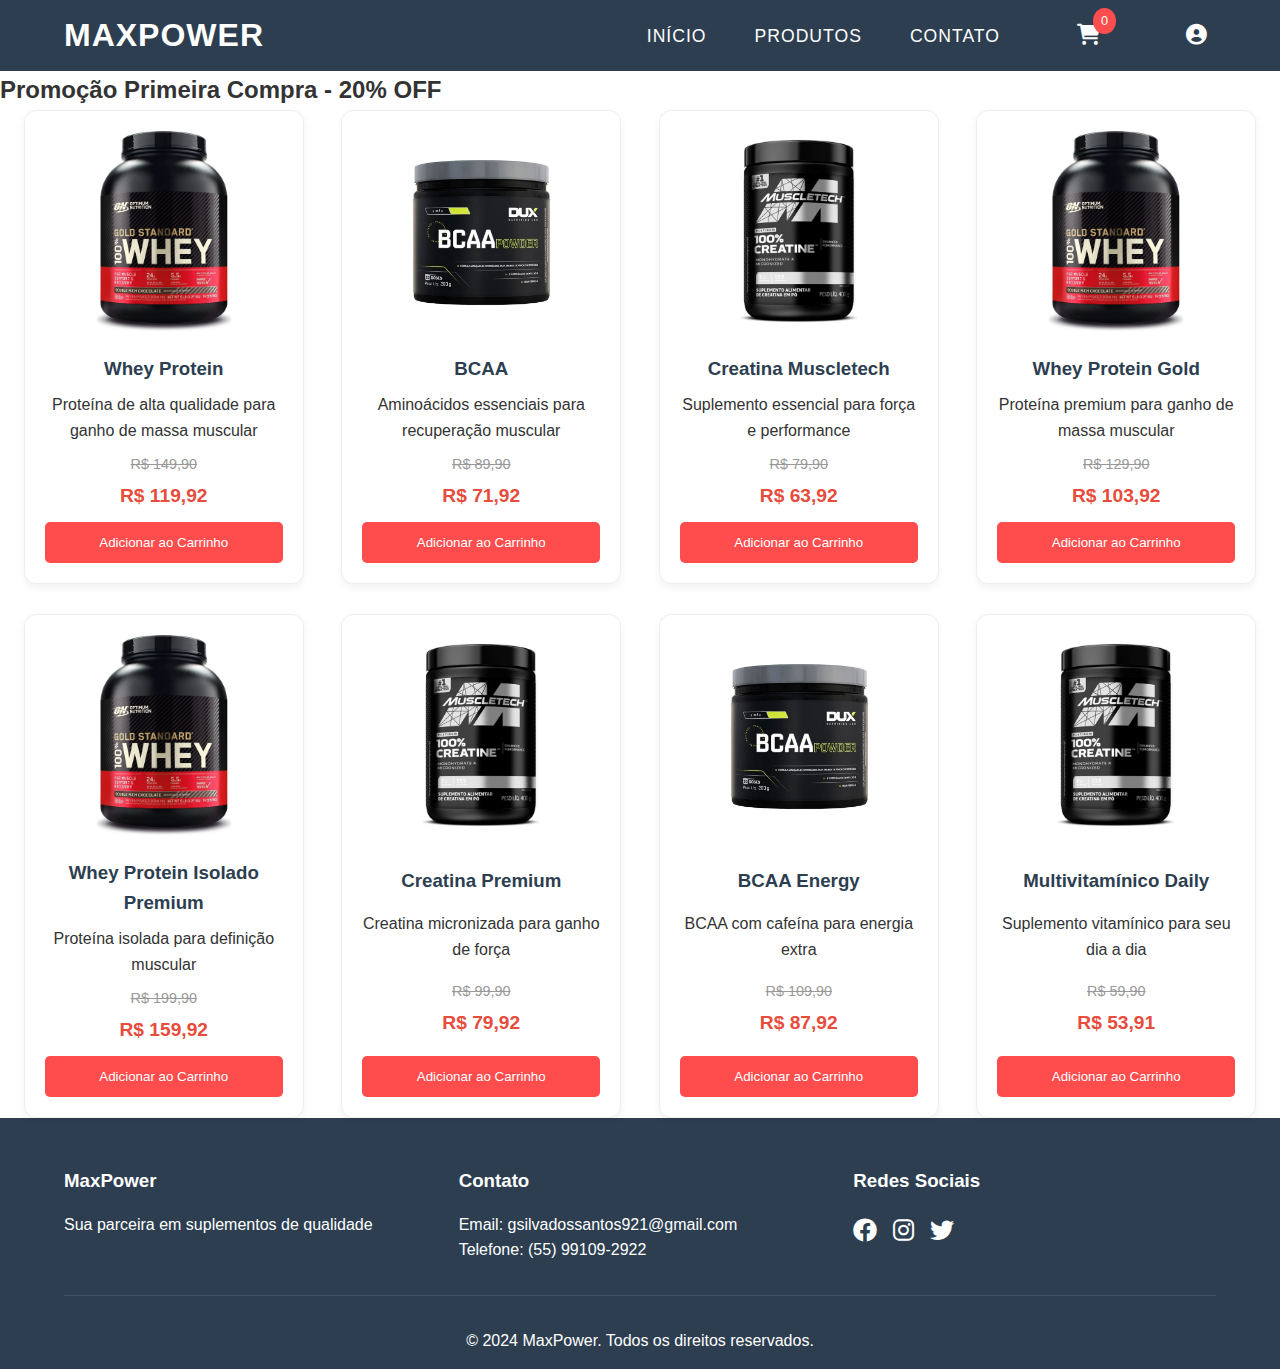
<file: desconto.html>
<!DOCTYPE html>
<html lang="pt-BR">
<head>
    <meta charset="UTF-8">
    <meta name="viewport" content="width=device-width, initial-scale=1.0">
    <title>Produtos com Desconto - MaxPower</title>
    <link rel="stylesheet" href="styles.css">
    <link rel="stylesheet" href="https://cdnjs.cloudflare.com/ajax/libs/font-awesome/6.0.0/css/all.min.css">
    <script src="https://accounts.google.com/gsi/client" async></script>
</head>
<body>
    <header>
        <nav class="navbar">
            <div class="logo">
                <h1>MaxPower</h1>
            </div>
            
            <div class="menu-toggle" id="mobile-menu">
                <span></span>
                <span></span>
                <span></span>
            </div>
            
            <ul class="nav-links">
                <li><a href="index.html">Início</a></li>
                <li><a href="products.html">Produtos</a></li>
                <li><a href="index.html#contato">Contato</a></li>
                <li class="cart-icon">
                    <i class="fas fa-shopping-cart"></i>
                    <span class="cart-count"></span>
                </li>
                <li class="user-icon">
                    <i class="fas fa-user-circle" id="userIcon"></i>
                </li>
            </ul>
        </nav>
        <div class="menu-overlay"></div>
    </header>

    <!-- Modal de Login -->
    <div class="login-modal" id="loginModal">
        <div class="modal-overlay">
            <div class="modal-container">
                <span class="modal-close">&times;</span>
                <h2 class="modal-title">MaxPower</h2>
                
                <div class="modal-buttons">
                    <button class="btn-google">
                        <i class="fab fa-google"></i> Continuar com Google
                    </button>
                    
                    <button class="btn-email" onclick="window.location.href='login.html'">
                        <i class="fas fa-envelope"></i> Continuar com Email
                    </button>
                </div>
                
                <div class="modal-divider">ou</div>
                
                <button class="btn-signup" onclick="window.location.href='cadastro.html'">
                    <i class="fas fa-user-plus"></i> Cadastre-se
                </button>
                
                <p class="modal-terms">
                    Ao continuar, você concorda com nossos 
                    <a href="#">Termos</a> e 
                    <a href="#">Privacidade</a>
                </p>
            </div>
        </div>
    </div>

    <main class="products-page">
        <section class="all-products">
            <h2>Promoção Primeira Compra - 20% OFF</h2>
            <div class="product-grid">
                <div class="product-card">
                    <a href="produto.html?id=whey">
                        <img src="imagens/whey.jpg" alt="Whey Protein">
                    </a>
                    <h3>Whey Protein</h3>
                    <p>Proteína de alta qualidade para ganho de massa muscular</p>
                    <div class="price-container">
                        <span class="original-price">R$ 149,90</span>
                        <span class="discounted-price">R$ 119,92</span>
                    </div>
                    <button class="add-to-cart">Adicionar ao Carrinho</button>
                </div>
                <div class="product-card">
                    <a href="produto.html?id=bcaa">
                        <img src="imagens/bcaa.jpg" alt="BCAA">
                    </a>
                    <h3>BCAA</h3>
                    <p>Aminoácidos essenciais para recuperação muscular</p>
                    <div class="price-container">
                        <span class="original-price">R$ 89,90</span>
                        <span class="discounted-price">R$ 71,92</span>
                    </div>
                    <button class="add-to-cart">Adicionar ao Carrinho</button>
                </div>
                <div class="product-card">
                    <a href="produto.html?id=creatina">
                        <img src="imagens/creatina.jpg" alt="Creatina Muscletech">
                    </a>
                    <h3>Creatina Muscletech</h3>
                    <p>Suplemento essencial para força e performance</p>
                    <div class="price-container">
                        <span class="original-price">R$ 79,90</span>
                        <span class="discounted-price">R$ 63,92</span>
                    </div>
                    <button class="add-to-cart">Adicionar ao Carrinho</button>
                </div>
                <div class="product-card">
                    <a href="produto.html?id=gold">
                        <img src="imagens/whey.jpg" alt="Whey Protein Gold">
                    </a>
                    <h3>Whey Protein Gold</h3>
                    <p>Proteína premium para ganho de massa muscular</p>
                    <div class="price-container">
                        <span class="original-price">R$ 129,90</span>
                        <span class="discounted-price">R$ 103,92</span>
                    </div>
                    <button class="add-to-cart">Adicionar ao Carrinho</button>
                </div>
                <div class="product-card">
                    <a href="produto.html?id=isolado">
                        <img src="imagens/whey.jpg" alt="Whey Protein Isolado">
                    </a>
                    <h3>Whey Protein Isolado Premium</h3>
                    <p>Proteína isolada para definição muscular</p>
                    <div class="price-container">
                        <span class="original-price">R$ 199,90</span>
                        <span class="discounted-price">R$ 159,92</span>
                    </div>
                    <button class="add-to-cart">Adicionar ao Carrinho</button>
                </div>
                <div class="product-card">
                    <a href="produto.html?id=creatinaPremium">
                        <img src="imagens/creatina.jpg" alt="Creatina Premium">
                    </a>
                    <h3>Creatina Premium</h3>
                    <p>Creatina micronizada para ganho de força</p>
                    <div class="price-container">
                        <span class="original-price">R$ 99,90</span>
                        <span class="discounted-price">R$ 79,92</span>
                    </div>
                    <button class="add-to-cart">Adicionar ao Carrinho</button>
                </div>
                <div class="product-card">
                    <a href="produto.html?id=energy">
                        <img src="imagens/bcaa.jpg" alt="BCAA Energy">
                    </a>
                    <h3>BCAA Energy</h3>
                    <p>BCAA com cafeína para energia extra</p>
                    <div class="price-container">
                        <span class="original-price">R$ 109,90</span>
                        <span class="discounted-price">R$ 87,92</span>
                    </div>
                    <button class="add-to-cart">Adicionar ao Carrinho</button>
                </div>
                <div class="product-card">
                    <a href="produto.html?id=multivitaminico">
                        <img src="imagens/creatina.jpg" alt="Multivitamínico Daily">
                    </a>
                    <h3>Multivitamínico Daily</h3>
                    <p>Suplemento vitamínico para seu dia a dia</p>
                    <div class="price-container">
                        <span class="original-price">R$ 59,90</span>
                        <span class="discounted-price">R$ 53,91</span>
                    </div>
                    <button class="add-to-cart">Adicionar ao Carrinho</button>
                </div>
            </div>
        </section>
    </main>

    <footer>
        <div class="footer-content">
            <div class="footer-section">
                <h3>MaxPower</h3>
                <p>Sua parceira em suplementos de qualidade</p>
            </div>
            <div class="footer-section">
                <h3>Contato</h3>
                <p>Email: gsilvadossantos921@gmail.com</p>
                <p>Telefone: (55) 99109-2922</p>
            </div>
            <div class="footer-section">
                <h3>Redes Sociais</h3>
                <div class="social-links">
                    <a href="#"><i class="fab fa-facebook"></i></a>
                    <a href="#"><i class="fab fa-instagram"></i></a>
                    <a href="#"><i class="fab fa-twitter"></i></a>
                </div>
            </div>
        </div>
        <div class="footer-bottom">
            <p>&copy; 2024 MaxPower. Todos os direitos reservados.</p>
        </div>
    </footer>

    <script src="script.js"></script>
    <script>
        document.addEventListener('DOMContentLoaded', function() {
            // Garantir que todos os links de produtos funcionem corretamente
            const productLinks = document.querySelectorAll('.product-card a');
            
            productLinks.forEach(link => {
                link.addEventListener('click', function(e) {
                    // Confirmar que o link tem o parâmetro id
                    const href = this.getAttribute('href');
                    if (!href.includes('?id=')) {
                        e.preventDefault();
                        console.error('Link sem ID de produto detectado:', href);
                    }
                });
            });
            
            // Verificar se as imagens dos produtos estão carregando corretamente
            const productImages = document.querySelectorAll('.product-card img');
            
            productImages.forEach(img => {
                img.addEventListener('error', function() {
                    console.warn('Erro ao carregar imagem:', this.src);
                    this.src = 'imagens/placeholder.jpg'; // Carregar imagem placeholder em caso de erro
                });
            });
        });
    </script>
</body>
</html>
</file>
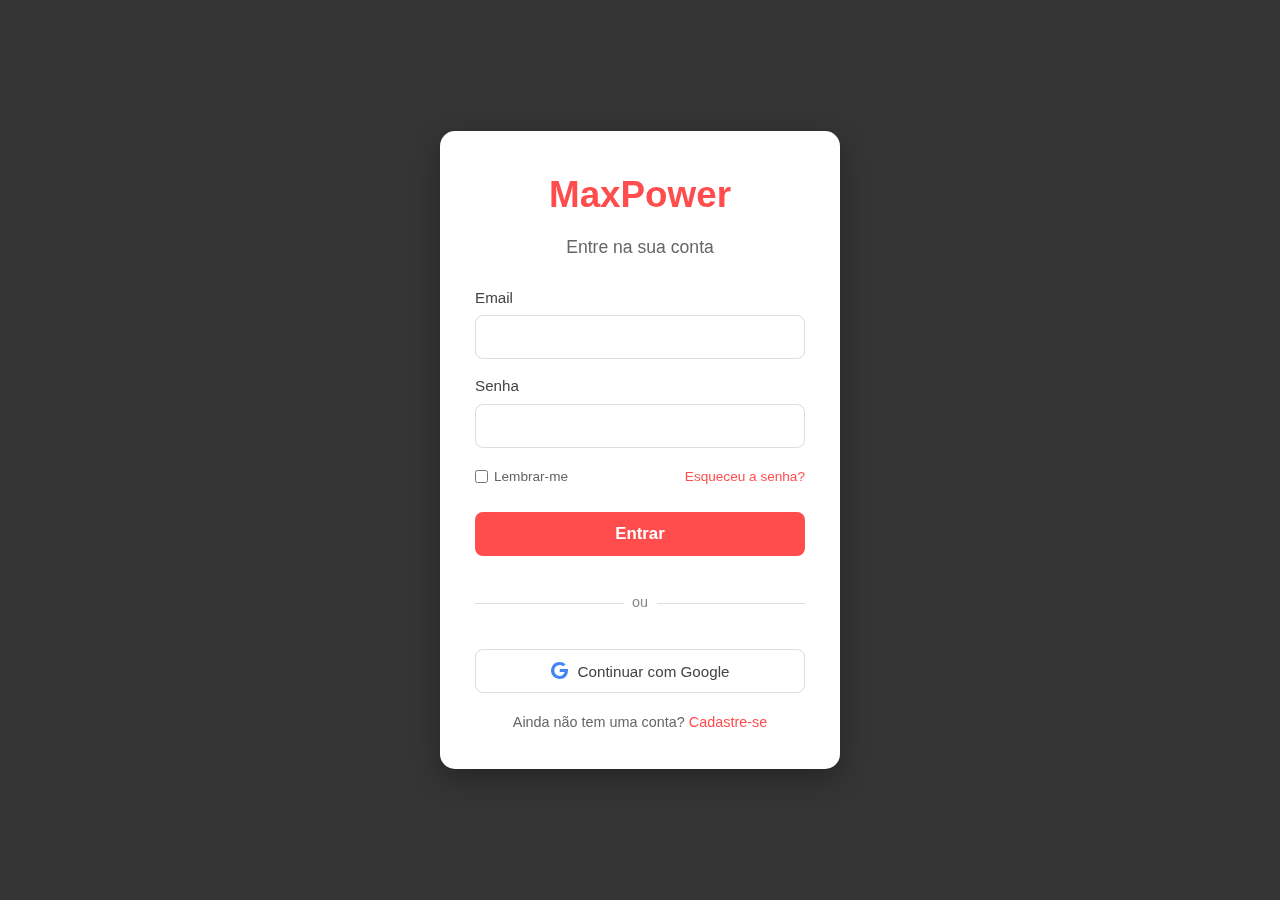
<file: login.html>
<!DOCTYPE html>
<html lang="pt-BR">
<head>
    <meta charset="UTF-8">
    <meta name="viewport" content="width=device-width, initial-scale=1.0">
    <title>Login - MaxPower</title>
    <link rel="stylesheet" href="styles.css">
    <link rel="stylesheet" href="https://cdnjs.cloudflare.com/ajax/libs/font-awesome/6.0.0/css/all.min.css">
    <script src="https://accounts.google.com/gsi/client" async></script>
    <style>
        body, html {
            margin: 0;
            padding: 0;
            height: 100%;
            overflow: hidden;
        }
        
        .login-container {
            height: 100vh;
            display: flex;
            align-items: center;
            justify-content: center;
            background: linear-gradient(rgba(0,0,0,0.7), rgba(0,0,0,0.7)), url('https://images.unsplash.com/photo-1534438327276-14e5300c3a48?ixlib=rb-1.2.1&auto=format&fit=crop&w=1950&q=80');
            background-size: cover;
            background-position: center;
            padding: 0;
            position: relative;
        }
        
        .login-container::before {
            content: '';
            position: absolute;
            top: 0;
            left: 0;
            right: 0;
            bottom: 0;
            backdrop-filter: blur(3px);
            -webkit-backdrop-filter: blur(3px);
            background-color: rgba(0, 0, 0, 0.3);
            z-index: 1;
        }
        
        .login-box {
            background: white;
            padding: 35px;
            border-radius: 15px;
            box-shadow: 0 10px 30px rgba(0, 0, 0, 0.3);
            width: 100%;
            max-width: 400px;
            margin: 0 auto;
            position: relative;
            z-index: 2;
        }
        
        .login-header {
            text-align: center;
            margin-bottom: 25px;
        }
        
        .login-header h2 {
            color: var(--primary-color);
            font-size: 2.3rem;
            margin-bottom: 8px;
            margin-top: 0;
            cursor: pointer;
            transition: all 0.3s ease;
        }
        
        .login-header h2:hover {
            transform: scale(1.03);
        }
        
        .login-header p {
            color: #666;
            font-size: 1.1rem;
        }
        
        .login-form {
            display: grid;
            gap: 15px;
        }
        
        .form-group {
            margin-bottom: 0;
        }
        
        .form-group label {
            display: block;
            margin-bottom: 5px;
            color: #444;
            font-weight: 500;
            font-size: 0.95rem;
        }
        
        .form-group input {
            width: 100%;
            padding: 12px 14px;
            border: 1px solid #ddd;
            border-radius: 8px;
            font-size: 1rem;
            transition: border-color 0.3s ease;
        }
        
        .form-group input:focus {
            border-color: var(--primary-color);
            outline: none;
            box-shadow: 0 0 0 2px rgba(255, 77, 77, 0.1);
        }
        
        .options-row {
            display: flex;
            justify-content: space-between;
            align-items: center;
            margin: 3px 0 10px;
        }
        
        .remember-check {
            display: flex;
            align-items: center;
            gap: 6px;
        }
        
        .remember-check label {
            font-size: 0.85rem;
            color: #666;
        }
        
        .forgot-link {
            font-size: 0.85rem;
            color: var(--primary-color);
            text-decoration: none;
        }
        
        .forgot-link:hover {
            text-decoration: underline;
        }
        
        .login-btn {
            width: 100%;
            padding: 12px;
            background-color: var(--primary-color);
            color: white;
            border: none;
            border-radius: 8px;
            font-size: 1.05rem;
            font-weight: 600;
            cursor: pointer;
            transition: all 0.3s ease;
        }
        
        .login-btn:hover {
            background-color: #ff3333;
            transform: translateY(-2px);
        }
        
        .divider {
            text-align: center;
            position: relative;
            margin: 20px 0;
            color: #888;
            font-size: 0.9rem;
        }
        
        .divider::before,
        .divider::after {
            content: "";
            position: absolute;
            top: 50%;
            width: 45%;
            height: 1px;
            background-color: #ddd;
        }
        
        .divider::before {
            left: 0;
        }
        
        .divider::after {
            right: 0;
        }
        
        .google-btn {
            width: 100%;
            padding: 12px;
            background-color: white;
            color: #444;
            border: 1px solid #ddd;
            border-radius: 8px;
            font-size: 0.95rem;
            display: flex;
            justify-content: center;
            align-items: center;
            gap: 10px;
            cursor: pointer;
            transition: all 0.3s ease;
        }
        
        .google-btn i {
            color: #4285F4;
            font-size: 1.1rem;
        }
        
        .google-btn:hover {
            background-color: #f5f5f5;
        }
        
        .signup-link {
            text-align: center;
            margin-top: 18px;
            font-size: 0.9rem;
            color: #666;
        }
        
        .signup-link a {
            color: var(--primary-color);
            text-decoration: none;
            font-weight: 500;
        }
        
        .signup-link a:hover {
            text-decoration: underline;
        }
        
        .back-link {
            color: var(--white);
            text-decoration: none;
            position: absolute;
            top: 20px;
            left: 20px;
            display: flex;
            align-items: center;
            gap: 5px;
            font-size: 0.9rem;
            transition: all 0.3s ease;
        }
        
        .back-link:hover {
            transform: translateX(-3px);
        }
        
        .back-link i {
            font-size: 1.1rem;
        }
        
        /* Responsividade para telas pequenas */
        @media (max-height: 700px) {
            .login-box {
                padding: 25px 30px;
            }
            
            .login-header h2 {
                font-size: 2rem;
                margin-bottom: 5px;
            }
            
            .login-header p {
                font-size: 0.95rem;
                margin-bottom: 15px;
            }
            
            .login-form {
                gap: 12px;
            }
            
            .form-group input {
                padding: 10px 12px;
            }
            
            .login-btn, .google-btn {
                padding: 10px;
            }
            
            .divider {
                margin: 15px 0;
            }
        }
        
        /* Estilos para a tela de recuperação de senha */
        .password-recovery {
            display: none;
            max-width: 100%;
        }
        
        .password-recovery.active {
            display: block;
        }
        
        .login-form.hidden {
            display: none;
        }
        
        .back-to-login {
            color: var(--primary-color);
            font-size: 0.9rem;
            text-decoration: none;
            display: inline-block;
            margin-top: 15px;
            cursor: pointer;
        }
        
        .back-to-login:hover {
            text-decoration: underline;
        }
        
        .recovery-message {
            background-color: #e8f5e9;
            color: #2e7d32;
            padding: 15px;
            border-radius: 8px;
            margin-top: 20px;
            display: none;
            text-align: center;
            animation: fadeIn 0.5s ease;
        }
        
        @keyframes fadeIn {
            from { opacity: 0; transform: translateY(-10px); }
            to { opacity: 1; transform: translateY(0); }
        }
        
        @keyframes pulse {
            0% { transform: scale(1); }
            50% { transform: scale(1.05); }
            100% { transform: scale(1); }
        }
        
        .envelope-animation {
            margin: 10px auto;
            font-size: 3rem;
            color: #2e7d32;
            display: block;
            text-align: center;
            animation: pulse 1.5s infinite;
        }
    </style>
</head>
<body>
    <div class="login-container">
        <div class="login-box">
            <div class="login-header">
                <h2 onclick="window.location.href='index.html'">MaxPower</h2>
                <p>Entre na sua conta</p>
            </div>
            
            <form class="login-form">
                <div class="form-group">
                    <label for="email">Email</label>
                    <input type="email" id="email" name="email" required>
                </div>
                
                <div class="form-group">
                    <label for="senha">Senha</label>
                    <input type="password" id="senha" name="senha" required>
                </div>
                
                <div class="options-row">
                    <div class="remember-check">
                        <input type="checkbox" id="lembrar" name="lembrar">
                        <label for="lembrar">Lembrar-me</label>
                    </div>
                    <a href="#" class="forgot-link" id="forgotPasswordLink">Esqueceu a senha?</a>
                </div>
                
                <button type="submit" class="login-btn">Entrar</button>
                
                <div class="divider">ou</div>
                
                <button type="button" class="google-btn">
                    <i class="fab fa-google"></i> Continuar com Google
                </button>
            </form>
            
            <!-- Formulário de recuperação de senha -->
            <form class="password-recovery">
                <div class="form-group">
                    <label for="recovery-email">Digite seu email</label>
                    <input type="email" id="recovery-email" name="recovery-email" placeholder="seu@email.com" required>
                </div>
                
                <p>Enviaremos um link de recuperação para o seu email.</p>
                
                <button type="submit" class="login-btn">Enviar Link de Recuperação</button>
                
                <div class="recovery-message">
                    <i class="fas fa-envelope envelope-animation"></i>
                    <p>Link de recuperação enviado!</p>
                    <p>Verifique sua caixa de entrada para redefinir sua senha.</p>
                </div>
                
                <a class="back-to-login">Voltar para o login</a>
            </form>
            
            <div class="signup-link">
                Ainda não tem uma conta? <a href="cadastro.html">Cadastre-se</a>
            </div>
        </div>
    </div>

    <script src="script.js"></script>
    <script>
        document.addEventListener('DOMContentLoaded', function() {
            const loginForm = document.querySelector('.login-form');
            const recoveryForm = document.querySelector('.password-recovery');
            const forgotPasswordLink = document.getElementById('forgotPasswordLink');
            const backToLoginLink = document.querySelector('.back-to-login');
            const recoveryMessage = document.querySelector('.recovery-message');
            
            // Configurar o link "Esqueceu a senha?"
            forgotPasswordLink.addEventListener('click', function(e) {
                e.preventDefault();
                loginForm.classList.add('hidden');
                recoveryForm.classList.add('active');
            });
            
            // Configurar o link "Voltar para o login"
            backToLoginLink.addEventListener('click', function() {
                loginForm.classList.remove('hidden');
                recoveryForm.classList.remove('active');
                recoveryMessage.style.display = 'none';
            });
            
            // Lidar com o envio do formulário de recuperação
            recoveryForm.addEventListener('submit', function(e) {
                e.preventDefault();
                
                const emailInput = document.getElementById('recovery-email');
                const submitButton = recoveryForm.querySelector('.login-btn');
                const originalText = submitButton.textContent;
                
                // Validar o email
                if (!emailInput.value || !emailInput.checkValidity()) {
                    alert('Por favor, insira um email válido.');
                    return;
                }
                
                // Simulação de envio do link de recuperação
                submitButton.textContent = 'Enviando...';
                submitButton.disabled = true;
                
                // Criar efeito de carregamento
                let dots = 0;
                const loadingInterval = setInterval(() => {
                    dots = (dots + 1) % 4;
                    const dotsText = '.'.repeat(dots);
                    submitButton.textContent = `Enviando${dotsText}`;
                }, 300);
                
                setTimeout(() => {
                    // Parar o efeito de carregamento
                    clearInterval(loadingInterval);
                    
                    // Mostrar mensagem de sucesso com animação
                    recoveryMessage.style.display = 'block';
                    
                    // Mudar aparência do botão
                    submitButton.textContent = 'Enviado com Sucesso ✓';
                    submitButton.style.backgroundColor = '#2ecc71';
                    
                    // Limpar o campo de email
                    emailInput.value = '';
                    
                    // Após 5 segundos, permitir que o usuário envie novamente se necessário
                    setTimeout(() => {
                        submitButton.textContent = originalText;
                        submitButton.style.backgroundColor = '';
                        submitButton.disabled = false;
                    }, 5000);
                }, 2500);
            });
            
            // Código existente para o login
            loginForm.addEventListener('submit', function(e) {
                e.preventDefault();
                
                // Simulação de login
                const submitButton = loginForm.querySelector('.login-btn');
                const originalText = submitButton.textContent;
                
                submitButton.textContent = 'Entrando...';
                submitButton.disabled = true;
                
                setTimeout(() => {
                    alert('Login realizado com sucesso!');
                    
                    // Redirecionar para a página inicial
                    window.location.href = 'index.html';
                }, 1500);
            });
            
            // Configuração do botão Google
            const googleBtn = document.querySelector('.google-btn');
            if (googleBtn) {
                googleBtn.addEventListener('click', function() {
                    // Simulação do processo de login Google
                    const simulateGoogleLogin = () => {
                        const submitButton = googleBtn;
                        submitButton.innerHTML = '<i class="fas fa-circle-notch fa-spin"></i> Processando...';
                        submitButton.disabled = true;
                        
                        setTimeout(() => {
                            // Simular que o login foi bem-sucedido
                            
                            // Dados de usuário simulados
                            const mockUserData = {
                                name: 'Usuário Google',
                                email: 'usuario@gmail.com',
                                picture: 'https://ui-avatars.com/api/?name=Usuario+Google&background=random'
                            };
                            
                            // Salvar informações do usuário no localStorage
                            localStorage.setItem('userProfile', JSON.stringify({
                                name: mockUserData.name,
                                email: mockUserData.email,
                                picture: mockUserData.picture,
                                isLoggedIn: true
                            }));
                            
                            // Mostrar mensagem de sucesso
                            alert(`Bem-vindo, ${mockUserData.name}!`);
                            
                            // Redirecionar para a página inicial
                            window.location.href = 'index.html';
                        }, 2000);
                    };
                    
                    // Simulação de confirmação Google
                    const shouldContinue = confirm('Você será conectado usando sua conta Google\nDeseja continuar?');
                    if (shouldContinue) {
                        simulateGoogleLogin();
                    }
                    
                    /*
                    // Código original do OAuth do Google (comentado)
                    // Este código só funcionará quando o site estiver hospedado em um servidor web
                    // e com as credenciais OAuth do Google configuradas corretamente
                    const googleAuthUrl = 'https://accounts.google.com/o/oauth2/auth' +
                        '?client_id=698487548383-bg3b80ihp78kf9k59v6sialr03k2lloj.apps.googleusercontent.com' +
                        '&redirect_uri=' + encodeURIComponent(window.location.origin + window.location.pathname.substring(0, window.location.pathname.lastIndexOf('/') + 1) + 'auth-callback.html') +
                        '&response_type=token' +
                        '&scope=email profile' +
                        '&prompt=select_account';
                    
                    window.open(
                        googleAuthUrl,
                        'googleAuthPopup',
                        `width=500,height=600,left=${(window.innerWidth - 500) / 2},top=${(window.innerHeight - 600) / 2},resizable=yes,scrollbars=yes`
                    );
                    */
                });
            }
        });
    </script>
</body>
</html>
</file>
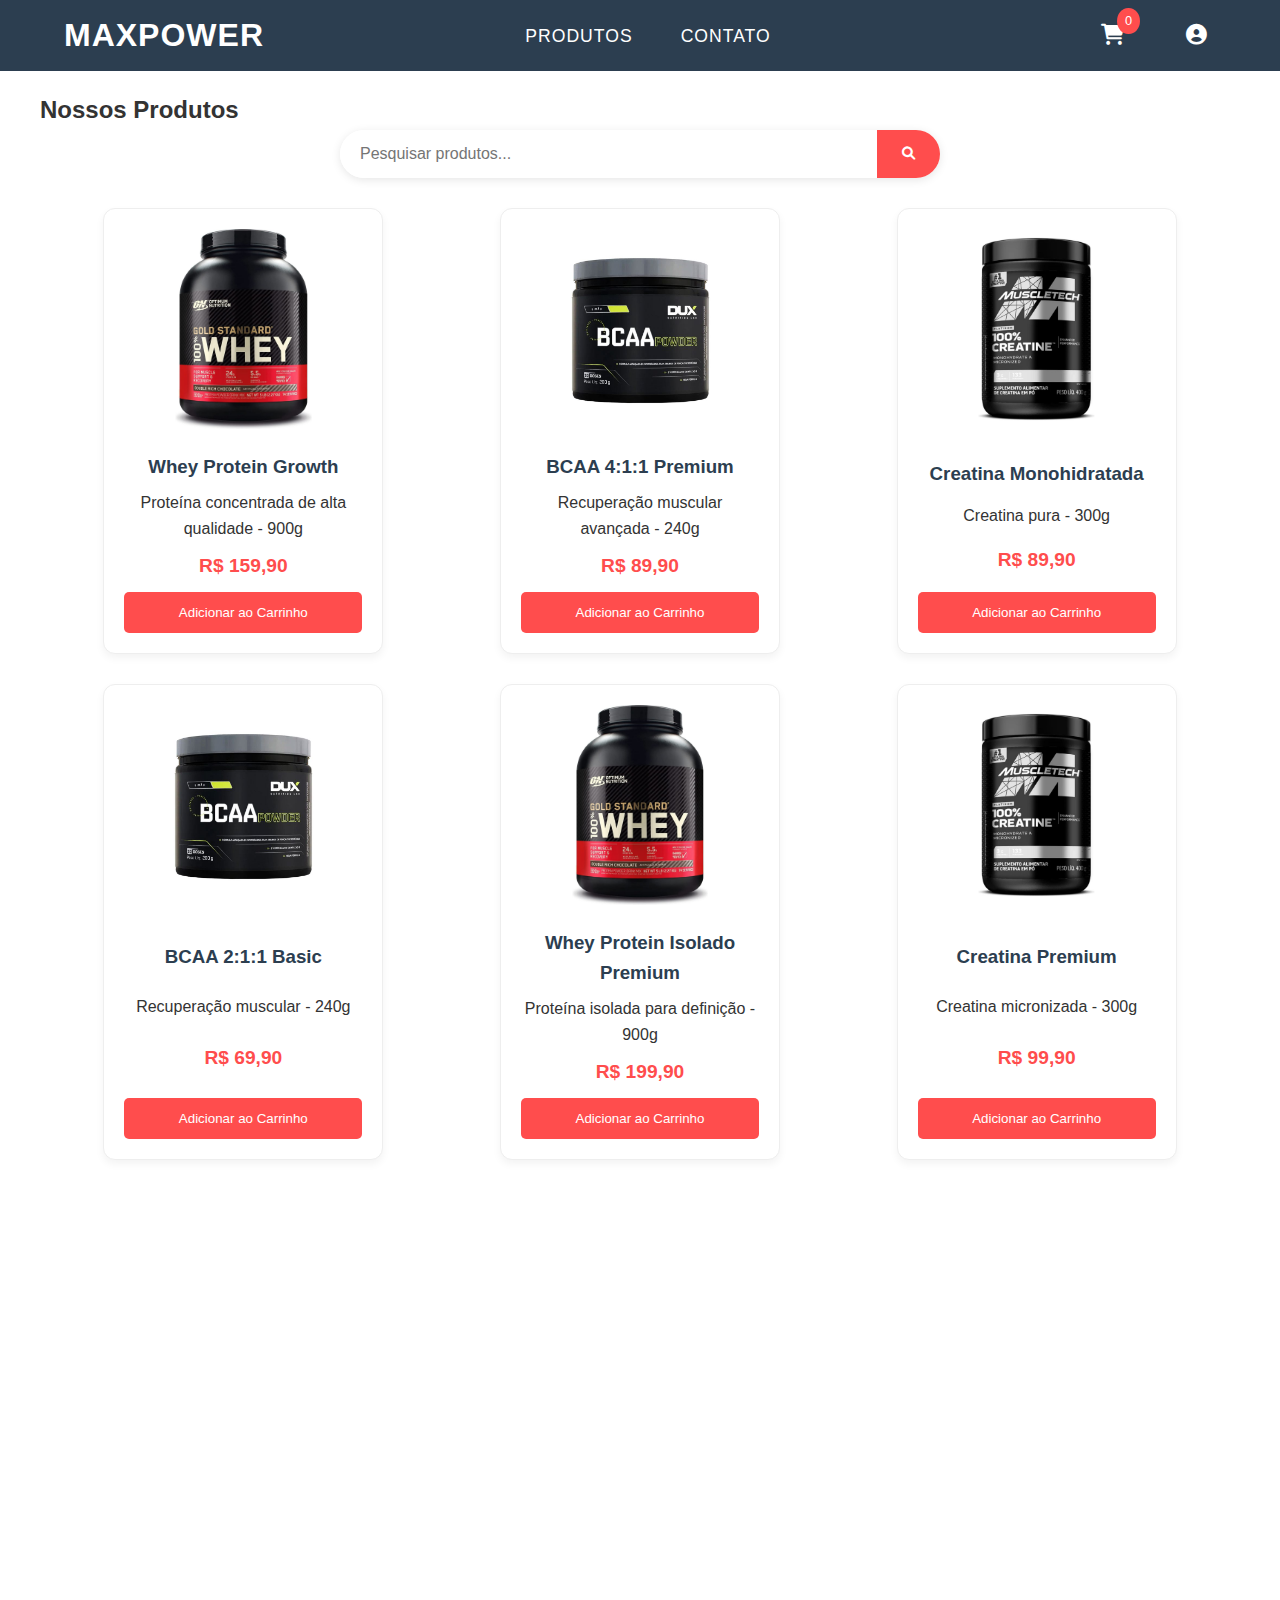
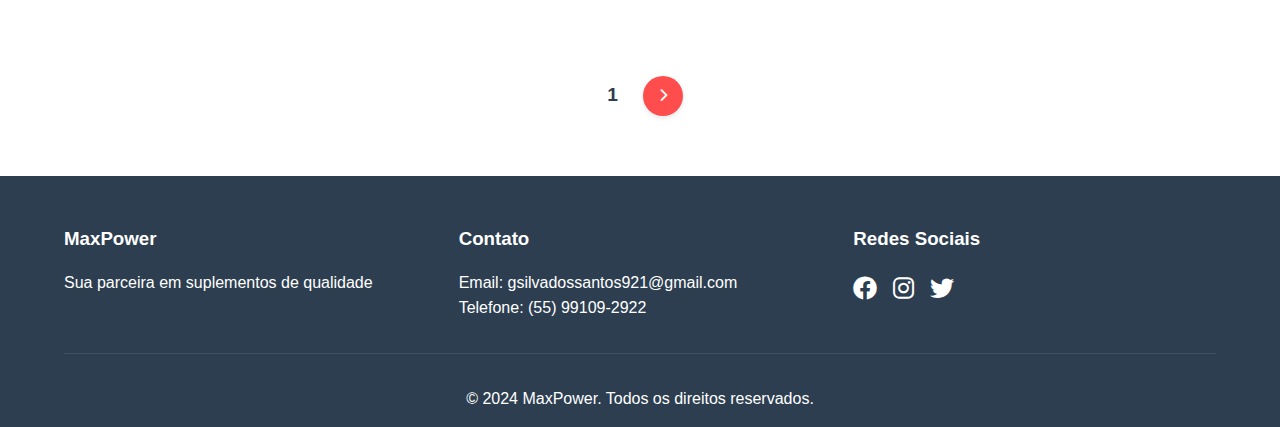
<file: products.html>
<!DOCTYPE html>
<html lang="pt-BR">
<head>
    <meta charset="UTF-8">
    <meta name="viewport" content="width=device-width, initial-scale=1.0">
    <title>Produtos - MaxPower</title>
    <link rel="stylesheet" href="styles.css">
    <link rel="stylesheet" href="https://cdnjs.cloudflare.com/ajax/libs/font-awesome/6.0.0/css/all.min.css">
    <style>
        /* Estilos específicos para a página de produtos */
        .products-page {
            margin-top: 0; /* Removido o espaço para o cabeçalho, já que ele não é mais fixo */
            padding: 0 20px 40px;
        }
        
        .all-products {
            padding-top: 20px;
            max-width: 1200px;
            margin: 0 auto;
        }
        
        .product-card .price {
            font-size: 1.2rem;
            font-weight: bold;
            color: var(--primary-color);
            display: block;
            margin: 10px 0;
        }
        
        /* Estilo para o campo de pesquisa */
        .search-container {
            max-width: 600px;
            margin: 0 auto 30px;
            display: flex;
            box-shadow: 0 2px 10px rgba(0,0,0,0.1);
            border-radius: 30px;
            overflow: hidden;
        }
        
        #search-input {
            flex: 1;
            padding: 15px 20px;
            border: none;
            font-size: 1rem;
            outline: none;
        }
        
        #search-button {
            background-color: var(--primary-color);
            color: white;
            border: none;
            padding: 15px 25px;
            cursor: pointer;
            transition: background-color 0.3s;
        }
        
        #search-button:hover {
            background-color: #e04242;
        }
        
        .no-results {
            text-align: center;
            width: 100%;
            padding: 30px;
            font-size: 1.2rem;
            color: #666;
            grid-column: 1 / -1;
        }
        
        /* Responsividade para dispositivos móveis */
        @media (max-width: 768px) {
            .search-container {
                max-width: 95%;
                margin: 0 auto 20px;
            }
            
            #search-input {
                padding: 12px 15px;
                font-size: 0.9rem;
            }
            
            #search-button {
                padding: 12px 15px;
            }
        }
    </style>
</head>
<body>
    <header>
        <nav class="navbar">
            <div class="logo">
                <a href="index.html" style="text-decoration: none; color: inherit;">
                    <h1>MaxPower</h1>
                </a>
            </div>
            
            <ul class="nav-links">
                <li><a href="#produtos">Produtos</a></li>
                <li><a href="index.html#contato">Contato</a></li>
            </ul>
            
            <div class="icon-group">
                <div class="cart-icon">
                    <i class="fas fa-shopping-cart"></i>
                    <span class="cart-count"></span>
                </div>
                <div class="user-icon">
                    <i class="fas fa-user-circle" id="userIcon"></i>
                </div>
            </div>
            
            <div class="menu-toggle" id="mobile-menu">
                <span></span>
                <span></span>
                <span></span>
            </div>
        </nav>
        <div class="menu-overlay"></div>
    </header>

    <!-- Modal de Login -->
    <div class="login-modal" id="loginModal">
        <div class="modal-overlay">
            <div class="modal-container">
                <span class="modal-close">&times;</span>
                <h2 class="modal-title">MaxPower</h2>
                
                <div class="modal-buttons">
                    <button class="btn-google">
                        <i class="fab fa-google"></i> Continuar com Google
                    </button>
                    
                    <button class="btn-email" onclick="window.location.href='login.html'">
                        <i class="fas fa-envelope"></i> Continuar com Email
                    </button>
                </div>
                
                <div class="modal-divider">ou</div>
                
                <button class="btn-signup" onclick="window.location.href='cadastro.html'">
                    <i class="fas fa-user-plus"></i> Cadastre-se
                </button>
                
                <p class="modal-terms">
                    Ao continuar, você concorda com nossos 
                    <a href="#">Termos</a> e 
                    <a href="#">Privacidade</a>
                </p>
            </div>
        </div>
    </div>

    <main class="products-page">
        <section class="all-products" id="produtos">
            <h2>Nossos Produtos</h2>
            
            <div class="search-container">
                <input type="text" id="search-input" placeholder="Pesquisar produtos...">
                <button id="search-button">
                    <i class="fas fa-search"></i>
                </button>
            </div>
            
            <div class="product-grid">
                <div class="product-card">
                    <a href="produto.html?id=wheyGrowth">
                        <img src="imagens/whey.jpg" alt="Whey Protein Growth">
                    </a>
                    <h3>Whey Protein Growth</h3>
                    <p>Proteína concentrada de alta qualidade - 900g</p>
                    <span class="price">R$ 159,90</span>
                    <button class="add-to-cart">Adicionar ao Carrinho</button>
                </div>

                <div class="product-card">
                    <a href="produto.html?id=bcaa4">
                        <img src="imagens/bcaa.jpg" alt="BCAA 4:1:1">
                    </a>
                    <h3>BCAA 4:1:1 Premium</h3>
                    <p>Recuperação muscular avançada - 240g</p>
                    <span class="price">R$ 89,90</span>
                    <button class="add-to-cart">Adicionar ao Carrinho</button>
                </div>

                <div class="product-card">
                    <a href="produto.html?id=creatinaM">
                        <img src="imagens/creatina.jpg" alt="Creatina Monohidratada">
                    </a>
                    <h3>Creatina Monohidratada</h3>
                    <p>Creatina pura - 300g</p>
                    <span class="price">R$ 89,90</span>
                    <button class="add-to-cart">Adicionar ao Carrinho</button>
                </div>

                <div class="product-card">
                    <a href="produto.html?id=bcaa2">
                        <img src="imagens/bcaa.jpg" alt="BCAA 2:1:1">
                    </a>
                    <h3>BCAA 2:1:1 Basic</h3>
                    <p>Recuperação muscular - 240g</p>
                    <span class="price">R$ 69,90</span>
                    <button class="add-to-cart">Adicionar ao Carrinho</button>
                </div>

                <div class="product-card">
                    <a href="produto.html?id=isolado">
                        <img src="imagens/whey.jpg" alt="Whey Protein Isolado">
                    </a>
                    <h3>Whey Protein Isolado Premium</h3>
                    <p>Proteína isolada para definição - 900g</p>
                    <span class="price">R$ 199,90</span>
                    <button class="add-to-cart">Adicionar ao Carrinho</button>
                </div>

                <div class="product-card">
                    <a href="produto.html?id=creatinaPremium">
                        <img src="imagens/creatina.jpg" alt="Creatina Premium">
                    </a>
                    <h3>Creatina Premium</h3>
                    <p>Creatina micronizada - 300g</p>
                    <span class="price">R$ 99,90</span>
                    <button class="add-to-cart">Adicionar ao Carrinho</button>
                </div>

                <div class="product-card">
                    <a href="produto.html?id=wheyComplex">
                        <img src="imagens/whey.jpg" alt="Whey Protein Complex">
                    </a>
                    <h3>Whey Protein Complex</h3>
                    <p>Blend proteico completo - 900g</p>
                    <span class="price">R$ 179,90</span>
                    <button class="add-to-cart">Adicionar ao Carrinho</button>
                </div>

                <div class="product-card">
                    <a href="produto.html?id=bcaaPowder">
                        <img src="imagens/bcaa.jpg" alt="BCAA Powder">
                    </a>
                    <h3>BCAA Powder Plus</h3>
                    <p>Com vitaminas e eletrólitos - 240g</p>
                    <span class="price">R$ 99,90</span>
                    <button class="add-to-cart">Adicionar ao Carrinho</button>
                </div>

                <div class="product-card">
                    <a href="produto.html?id=creatinaTurbo">
                        <img src="imagens/creatina.jpg" alt="Creatina Turbo">
                    </a>
                    <h3>Creatina Turbo</h3>
                    <p>Com beta-alanina - 300g</p>
                    <span class="price">R$ 119,90</span>
                    <button class="add-to-cart">Adicionar ao Carrinho</button>
                </div>

                <div class="product-card">
                    <a href="produto.html?id=wheyZero">
                        <img src="imagens/whey.jpg" alt="Whey Protein Zero Lactose">
                    </a>
                    <h3>Whey Protein Zero Lactose</h3>
                    <p>Para intolerantes à lactose - 900g</p>
                    <span class="price">R$ 189,90</span>
                    <button class="add-to-cart">Adicionar ao Carrinho</button>
                </div>

                <div class="product-card">
                    <a href="produto.html?id=energy">
                        <img src="imagens/bcaa.jpg" alt="BCAA Energy">
                    </a>
                    <h3>BCAA Energy</h3>
                    <p>Com cafeína e taurina - 240g</p>
                    <span class="price">R$ 109,90</span>
                    <button class="add-to-cart">Adicionar ao Carrinho</button>
                </div>

                <div class="product-card">
                    <a href="produto.html?id=creatinaHCL">
                        <img src="imagens/creatina.jpg" alt="Creatina HCL">
                    </a>
                    <h3>Creatina HCL</h3>
                    <p>Maior absorção - 300g</p>
                    <span class="price">R$ 129,90</span>
                    <button class="add-to-cart">Adicionar ao Carrinho</button>
                </div>

                <div class="product-card">
                    <a href="produto.html?id=wheyHidrolisado">
                        <img src="imagens/whey.jpg" alt="Whey Protein Hidrolisado">
                    </a>
                    <h3>Whey Protein Hidrolisado</h3>
                    <p>Absorção ultra rápida - 900g</p>
                    <span class="price">R$ 229,90</span>
                    <button class="add-to-cart">Adicionar ao Carrinho</button>
                </div>

                <div class="product-card">
                    <a href="produto.html?id=bcaaVegan">
                        <img src="imagens/bcaa.jpg" alt="BCAA Vegan">
                    </a>
                    <h3>BCAA Vegan</h3>
                    <p>100% vegetal - 240g</p>
                    <span class="price">R$ 99,90</span>
                    <button class="add-to-cart">Adicionar ao Carrinho</button>
                </div>

                <div class="product-card">
                    <a href="produto.html?id=wheyMorango">
                        <img src="imagens/whey.jpg" alt="Whey Protein Morango">
                    </a>
                    <h3>Whey Protein Morango</h3>
                    <p>Sabor Morango - 900g</p>
                    <span class="price">R$ 159,90</span>
                    <button class="add-to-cart">Adicionar ao Carrinho</button>
                </div>

                <div class="product-card">
                    <a href="produto.html?id=wheyBaunilha">
                        <img src="imagens/whey.jpg" alt="Whey Protein Baunilha">
                    </a>
                    <h3>Whey Protein Baunilha</h3>
                    <p>Sabor Baunilha - 900g</p>
                    <span class="price">R$ 169,90</span>
                    <button class="add-to-cart">Adicionar ao Carrinho</button>
                </div>

                <div class="product-card">
                    <a href="produto.html?id=bcaaFrutas">
                        <img src="imagens/bcaa.jpg" alt="BCAA Frutas Vermelhas">
                    </a>
                    <h3>BCAA Frutas Vermelhas</h3>
                    <p>Sabor Frutas Vermelhas - 240g</p>
                    <span class="price">R$ 89,90</span>
                    <button class="add-to-cart">Adicionar ao Carrinho</button>
                </div>

                <div class="product-card">
                    <a href="produto.html?id=bcaaLimao">
                        <img src="imagens/bcaa.jpg" alt="BCAA Limão">
                    </a>
                    <h3>BCAA Limão</h3>
                    <p>Sabor Limão - 240g</p>
                    <span class="price">R$ 94,90</span>
                    <button class="add-to-cart">Adicionar ao Carrinho</button>
                </div>

                <div class="product-card">
                    <a href="produto.html?id=creatinaPure">
                        <img src="imagens/creatina.jpg" alt="Creatina 100% Pure">
                    </a>
                    <h3>Creatina 100% Pure</h3>
                    <p>Creatina Pura Importada - 300g</p>
                    <span class="price">R$ 129,90</span>
                    <button class="add-to-cart">Adicionar ao Carrinho</button>
                </div>

                <div class="product-card">
                    <a href="produto.html?id=wheyCookies">
                        <img src="imagens/whey.jpg" alt="Whey Protein Cookies">
                    </a>
                    <h3>Whey Protein Cookies</h3>
                    <p>Sabor Cookies - 900g</p>
                    <span class="price">R$ 179,90</span>
                    <button class="add-to-cart">Adicionar ao Carrinho</button>
                </div>

                <div class="product-card">
                    <a href="produto.html?id=creatinaCaps">
                        <img src="imagens/creatina.jpg" alt="Creatina Caps">
                    </a>
                    <h3>Creatina Caps</h3>
                    <p>60 cápsulas</p>
                    <span class="price">R$ 79,90</span>
                    <button class="add-to-cart">Adicionar ao Carrinho</button>
                </div>

                <div class="product-card">
                    <a href="produto.html?id=wheyChocolateMint">
                        <img src="imagens/whey.jpg" alt="Whey Protein Chocolate Mint">
                    </a>
                    <h3>Whey Protein Chocolate Mint</h3>
                    <p>Sabor Chocolate com Menta - 900g</p>
                    <span class="price">R$ 189,90</span>
                    <button class="add-to-cart">Adicionar ao Carrinho</button>
                </div>

                <div class="product-card">
                    <a href="produto.html?id=bcaaUva">
                        <img src="imagens/bcaa.jpg" alt="BCAA Uva">
                    </a>
                    <h3>BCAA Uva</h3>
                    <p>Sabor Uva - 240g</p>
                    <span class="price">R$ 89,90</span>
                    <button class="add-to-cart">Adicionar ao Carrinho</button>
                </div>

                <div class="product-card">
                    <a href="produto.html?id=creatinaPowder">
                        <img src="imagens/creatina.jpg" alt="Creatina Powder">
                    </a>
                    <h3>Creatina Powder</h3>
                    <p>Creatina em Pó - 300g</p>
                    <span class="price">R$ 109,90</span>
                    <button class="add-to-cart">Adicionar ao Carrinho</button>
                </div>

                <div class="product-card">
                    <a href="produto.html?id=wheyCappuccino">
                        <img src="imagens/whey.jpg" alt="Whey Protein Cappuccino">
                    </a>
                    <h3>Whey Protein Cappuccino</h3>
                    <p>Sabor Cappuccino - 900g</p>
                    <span class="price">R$ 169,90</span>
                    <button class="add-to-cart">Adicionar ao Carrinho</button>
                </div>

                <div class="product-card">
                    <a href="produto.html?id=bcaaLaranja">
                        <img src="imagens/bcaa.jpg" alt="BCAA Laranja">
                    </a>
                    <h3>BCAA Laranja</h3>
                    <p>Sabor Laranja - 240g</p>
                    <span class="price">R$ 94,90</span>
                    <button class="add-to-cart">Adicionar ao Carrinho</button>
                </div>

                <div class="product-card">
                    <a href="produto.html?id=creatinaPremiumPlus">
                        <img src="imagens/creatina.jpg" alt="Creatina Premium Plus">
                    </a>
                    <h3>Creatina Premium Plus</h3>
                    <p>Creatina Premium - 300g</p>
                    <span class="price">R$ 139,90</span>
                    <button class="add-to-cart">Adicionar ao Carrinho</button>
                </div>

                <div class="product-card">
                    <a href="produto.html?id=wheyNeutro">
                        <img src="imagens/whey.jpg" alt="Whey Protein Neutro">
                    </a>
                    <h3>Whey Protein Neutro</h3>
                    <p>Sem Sabor - 900g</p>
                    <span class="price">R$ 159,90</span>
                    <button class="add-to-cart">Adicionar ao Carrinho</button>
                </div>

                <div class="product-card">
                    <a href="produto.html?id=bcaaMaca">
                        <img src="imagens/bcaa.jpg" alt="BCAA Maçã Verde">
                    </a>
                    <h3>BCAA Maçã Verde</h3>
                    <p>Sabor Maçã Verde - 240g</p>
                    <span class="price">R$ 89,90</span>
                    <button class="add-to-cart">Adicionar ao Carrinho</button>
                </div>

                <div class="product-card">
                    <a href="produto.html?id=creatinaUltra">
                        <img src="imagens/creatina.jpg" alt="Creatina Ultra Pure">
                    </a>
                    <h3>Creatina Ultra Pure</h3>
                    <p>Creatina Ultra Pura - 300g</p>
                    <span class="price">R$ 119,90</span>
                    <button class="add-to-cart">Adicionar ao Carrinho</button>
                </div>

                <div class="product-card">
                    <a href="produto.html?id=wheyDoceLeite">
                        <img src="imagens/whey.jpg" alt="Whey Protein Doce de Leite">
                    </a>
                    <h3>Whey Protein Doce de Leite</h3>
                    <p>Sabor Doce de Leite - 900g</p>
                    <span class="price">R$ 179,90</span>
                    <button class="add-to-cart">Adicionar ao Carrinho</button>
                </div>

                <div class="product-card">
                    <a href="produto.html?id=bcaaMelancia">
                        <img src="imagens/bcaa.jpg" alt="BCAA Melancia">
                    </a>
                    <h3>BCAA Melancia</h3>
                    <p>Sabor Melancia - 240g</p>
                    <span class="price">R$ 94,90</span>
                    <button class="add-to-cart">Adicionar ao Carrinho</button>
                </div>

                <div class="product-card">
                    <a href="produto.html?id=creatinaMaxPower">
                        <img src="imagens/creatina.jpg" alt="Creatina Max Power">
                    </a>
                    <h3>Creatina Max Power</h3>
                    <p>Creatina Premium - 300g</p>
                    <span class="price">R$ 149,90</span>
                    <button class="add-to-cart">Adicionar ao Carrinho</button>
                </div>

                <div class="product-card">
                    <a href="produto.html?id=wheyChocolateBranco">
                        <img src="imagens/whey.jpg" alt="Whey Protein Chocolate Branco">
                    </a>
                    <h3>Whey Protein Chocolate Branco</h3>
                    <p>Sabor Chocolate Branco - 900g</p>
                    <span class="price">R$ 189,90</span>
                    <button class="add-to-cart">Adicionar ao Carrinho</button>
                </div>

                <div class="product-card">
                    <a href="produto.html?id=bcaaTangerina">
                        <img src="imagens/bcaa.jpg" alt="BCAA Tangerina">
                    </a>
                    <h3>BCAA Tangerina</h3>
                    <p>Sabor Tangerina - 240g</p>
                    <span class="price">R$ 89,90</span>
                    <button class="add-to-cart">Adicionar ao Carrinho</button>
                </div>

                <div class="product-card">
                    <a href="produto.html?id=creatinaElite">
                        <img src="imagens/creatina.jpg" alt="Creatina Elite">
                    </a>
                    <h3>Creatina Elite</h3>
                    <p>Creatina Elite Series - 300g</p>
                    <span class="price">R$ 129,90</span>
                    <button class="add-to-cart">Adicionar ao Carrinho</button>
                </div>

                <div class="product-card">
                    <a href="produto.html?id=wheyPacoca">
                        <img src="imagens/whey.jpg" alt="Whey Protein Paçoca">
                    </a>
                    <h3>Whey Protein Paçoca</h3>
                    <p>Sabor Paçoca - 900g</p>
                    <span class="price">R$ 169,90</span>
                    <button class="add-to-cart">Adicionar ao Carrinho</button>
                </div>
            </div>
            
            <div class="pagination">
                <div class="page-controls">
                    <button class="page-arrow prev-page">
                        <i class="fas fa-chevron-left"></i>
                    </button>
                    <span class="page-number">1</span>
                    <button class="page-arrow next-page">
                        <i class="fas fa-chevron-right"></i>
                    </button>
                </div>
            </div>
        </section>
    </main>

    <footer>
        <div class="footer-content">
            <div class="footer-section">
                <h3><a href="index.html" style="text-decoration: none; color: inherit;">MaxPower</a></h3>
                <p>Sua parceira em suplementos de qualidade</p>
            </div>
            <div class="footer-section">
                <h3>Contato</h3>
                <p>Email: gsilvadossantos921@gmail.com</p>
                <p>Telefone: (55) 99109-2922</p>
            </div>
            <div class="footer-section">
                <h3>Redes Sociais</h3>
                <div class="social-links">
                    <a href="#"><i class="fab fa-facebook"></i></a>
                    <a href="#"><i class="fab fa-instagram"></i></a>
                    <a href="#"><i class="fab fa-twitter"></i></a>
                </div>
            </div>
        </div>
        <div class="footer-bottom">
            <p>&copy; 2024 MaxPower. Todos os direitos reservados.</p>
        </div>
    </footer>

    <script src="script.js"></script>
    <script src="https://accounts.google.com/gsi/client" async defer></script>
    <script>
        document.addEventListener('DOMContentLoaded', function() {
            // Verificar se estamos retornando de um fluxo de autenticação OAuth do Google
            if (window.location.hash.includes('access_token')) {
                try {
                    // Extrair token e outras informações da URL
                    const fragmentString = window.location.hash.substring(1);
                    const params = {};
                    const regex = /([^&=]+)=([^&]*)/g;
                    let m;
                    
                    while (m = regex.exec(fragmentString)) {
                        params[decodeURIComponent(m[1])] = decodeURIComponent(m[2]);
                    }
                    
                    if (params.access_token) {
                        // Buscar informações do perfil usando o token
                        fetch('https://www.googleapis.com/oauth2/v3/userinfo', {
                            headers: {
                                'Authorization': `Bearer ${params.access_token}`
                            }
                        })
                        .then(response => response.json())
                        .then(data => {
                            // Enviar mensagem para a janela principal
                            window.opener.postMessage({
                                type: 'googleAuth',
                                credential: {
                                    name: data.name,
                                    email: data.email,
                                    picture: data.picture
                                }
                            }, window.location.origin);
                            
                            // Fechar esta janela popup
                            if (window.opener) {
                                window.close();
                            }
                        })
                        .catch(error => {
                            console.error('Erro ao buscar informações do usuário:', error);
                        });
                    }
                } catch (e) {
                    console.error('Erro ao processar resposta de autenticação:', e);
                }
            }

            // Configurar o menu mobile
            const menuToggle = document.getElementById('mobile-menu');
            const navLinks = document.querySelector('.nav-links');
            const iconGroup = document.querySelector('.icon-group');
            const menuOverlay = document.querySelector('.menu-overlay');
            const userIcon = document.getElementById('userIcon');
            const loginModal = document.getElementById('loginModal');
            
            // Adicionar classe mobile ao grupo de ícones para estilo mobile
            function addMobileClass() {
                if (window.innerWidth <= 768) {
                    iconGroup.classList.add('mobile');
                } else {
                    iconGroup.classList.remove('mobile');
                    iconGroup.classList.remove('active');
                    navLinks.classList.remove('active');
                    menuToggle.classList.remove('active');
                    menuOverlay.classList.remove('active');
                }
            }
            
            // Verificar ao carregar e ao redimensionar
            addMobileClass();
            window.addEventListener('resize', addMobileClass);
            
            if (menuToggle) {
                menuToggle.addEventListener('click', function() {
                    this.classList.toggle('active');
                    navLinks.classList.toggle('active');
                    iconGroup.classList.toggle('active');
                    menuOverlay.classList.toggle('active');
                    document.body.classList.toggle('no-scroll');
                });
            }
            
            if (menuOverlay) {
                menuOverlay.addEventListener('click', function() {
                    menuToggle.classList.remove('active');
                    navLinks.classList.remove('active');
                    iconGroup.classList.remove('active');
                    menuOverlay.classList.remove('active');
                    document.body.classList.remove('no-scroll');
                });
            }
            
            if (userIcon) {
                userIcon.addEventListener('click', function() {
                    loginModal.classList.add('active');
                });
            }
            
            const modalClose = document.querySelector('.modal-close');
            if (modalClose) {
                modalClose.addEventListener('click', function() {
                    loginModal.classList.remove('active');
                });
            }
            
            // Configurar a paginação conforme solicitado
            const productGrid = document.querySelector('.product-grid');
            const prevPage = document.querySelector('.prev-page');
            const nextPage = document.querySelector('.next-page');
            const pageNumber = document.querySelector('.page-number');
            
            // Variáveis para a pesquisa
            const searchInput = document.getElementById('search-input');
            const searchButton = document.getElementById('search-button');
            const allProducts = Array.from(productGrid.children);
            let currentPage = 1;
            const maxPages = 3;
            const productsPerPage = [9, 9, 6];
            let filteredProducts = [...allProducts];
            
            // Função para mostrar produtos com base na página atual
            function showProducts(page, products) {
                // Esconder todos os produtos primeiro
                allProducts.forEach(product => {
                    product.style.display = 'none';
                });
                
                if (products.length === 0) {
                    // Se não houver resultados, mostrar mensagem
                    if (!document.querySelector('.no-results')) {
                        const noResults = document.createElement('div');
                        noResults.className = 'no-results';
                        noResults.textContent = 'Nenhum produto encontrado. Tente outra pesquisa.';
                        productGrid.appendChild(noResults);
                    }
                    
                    // Atualizar controles de paginação
                    if (prevPage && nextPage) {
                        prevPage.style.display = 'none';
                        nextPage.style.display = 'none';
                        if (pageNumber) pageNumber.textContent = '1';
                    }
                    
                    return;
                } else {
                    // Remover mensagem de "nenhum resultado" se existir
                    const noResults = document.querySelector('.no-results');
                    if (noResults) {
                        productGrid.removeChild(noResults);
                    }
                }
                
                // Calcular os limites de exibição para cada página
                const totalToShow = productsPerPage[page-1];
                let start = 0;
                
                // Calcular o início com base nos produtos exibidos nas páginas anteriores
                for (let i = 0; i < page-1; i++) {
                    start += productsPerPage[i];
                }
                
                const end = Math.min(start + totalToShow, products.length);
                
                // Mostrar apenas os produtos da página atual
                for (let i = start; i < end; i++) {
                    if (products[i]) {
                        products[i].style.display = 'flex';
                    }
                }
                
                // Reconfigurar os botões após mudança de página
                setupAddToCartButtons();
                
                // Atualizar controles de paginação
                updatePaginationControls(products);
            }

            // Função para atualizar os controles de paginação
            function updatePaginationControls(products) {
                if (!prevPage || !nextPage || !pageNumber) return;
                
                // Se a lista filtrada for menor ou igual ao número de itens na primeira página,
                // esconder a paginação completamente
                if (products.length <= productsPerPage[0]) {
                    prevPage.style.display = 'none';
                    nextPage.style.display = 'none';
                    pageNumber.textContent = '1';
                    currentPage = 1;
                    return;
                }
                
                // Calcular o número total de páginas necessárias
                let totalPages = 0;
                let itemsLeft = products.length;
                
                for (let i = 0; i < productsPerPage.length && itemsLeft > 0; i++) {
                    itemsLeft -= productsPerPage[i];
                    totalPages++;
                }
                
                // Limitar à página atual dentro do intervalo válido
                if (currentPage > totalPages) {
                    currentPage = totalPages;
                }
                
                pageNumber.textContent = currentPage;
                prevPage.style.display = currentPage === 1 ? 'none' : 'flex';
                nextPage.style.display = currentPage === totalPages ? 'none' : 'flex';
            }

            // Função para filtrar produtos
            function filterProducts() {
                const searchTerm = searchInput.value.toLowerCase().trim();
                
                if (searchTerm === '') {
                    // Se o campo de pesquisa estiver vazio, mostrar todos os produtos
                    filteredProducts = [...allProducts];
                } else {
                    // Filtrar produtos com base no texto de pesquisa
                    filteredProducts = allProducts.filter(product => {
                        const productName = product.querySelector('h3').textContent.toLowerCase();
                        const productDesc = product.querySelector('p').textContent.toLowerCase();
                        return productName.includes(searchTerm) || productDesc.includes(searchTerm);
                    });
                }
                
                // Resetar para a primeira página e mostrar os produtos filtrados
                currentPage = 1;
                showProducts(currentPage, filteredProducts);
            }
            
            // Event Listeners para pesquisa
            if (searchButton) {
                searchButton.addEventListener('click', filterProducts);
            }
            
            if (searchInput) {
                searchInput.addEventListener('keypress', function(e) {
                    if (e.key === 'Enter') {
                        filterProducts();
                    }
                });
                
                // Opcional: pesquisa dinâmica enquanto o usuário digita
                searchInput.addEventListener('input', function() {
                    // Pequeno atraso para não processar cada tecla individualmente
                    clearTimeout(this.searchTimeout);
                    this.searchTimeout = setTimeout(filterProducts, 300);
                });
            }

            // Event Listeners para paginação
            if (nextPage) {
                nextPage.addEventListener('click', function() {
                    if (currentPage < maxPages) {
                        currentPage++;
                        showProducts(currentPage, filteredProducts);
                        scrollToTop();
                    }
                });
            }

            if (prevPage) {
                prevPage.addEventListener('click', function() {
                    if (currentPage > 1) {
                        currentPage--;
                        showProducts(currentPage, filteredProducts);
                        scrollToTop();
                    }
                });
            }

            function scrollToTop() {
                window.scrollTo({
                    top: document.querySelector('.all-products').offsetTop - 100,
                    behavior: 'smooth'
                });
            }

            // Inicializar a primeira página
            showProducts(1, allProducts);
            
            // Garantir que todos os links de produtos funcionem corretamente
            const productLinks = document.querySelectorAll('.product-card a');
            
            productLinks.forEach(link => {
                link.addEventListener('click', function(e) {
                    // Confirmar que o link tem o parâmetro id
                    const href = this.getAttribute('href');
                    if (!href.includes('?id=')) {
                        e.preventDefault();
                        console.error('Link sem ID de produto detectado:', href);
                    }
                });
            });
            
            // Verificar se as imagens dos produtos estão carregando corretamente
            const productImages = document.querySelectorAll('.product-card img');
            
            productImages.forEach(img => {
                img.addEventListener('error', function() {
                    console.warn('Erro ao carregar imagem:', this.src);
                    this.src = 'imagens/placeholder.jpg'; // Carregar imagem placeholder em caso de erro
                });
            });

            // Configurar os botões "Adicionar ao Carrinho"
            function setupAddToCartButtons() {
                document.querySelectorAll('.add-to-cart').forEach(button => {
                    if (!button.hasAttribute('data-initialized')) {
                        button.setAttribute('data-initialized', 'true');
                        
                        button.addEventListener('click', function(e) {
                            e.preventDefault();
                            
                            // Obter informações do produto do card
                            const productCard = this.closest('.product-card');
                            const productName = productCard.querySelector('h3').textContent;
                            const productDesc = productCard.querySelector('p').textContent;
                            const productPrice = productCard.querySelector('.price').textContent;
                            const productImage = productCard.querySelector('img').src;
                            const productLink = productCard.querySelector('a').href;
                            const productId = productLink.split('?id=')[1];
                            
                            // Verificar se o produto já está no carrinho
                            let cart = JSON.parse(localStorage.getItem('cart')) || [];
                            const existingProductIndex = cart.findIndex(item => item.id === productId);
                            
                            if (existingProductIndex >= 0) {
                                // Se o produto já estiver no carrinho, aumentar a quantidade
                                cart[existingProductIndex].quantity += 1;
                            } else {
                                // Se não estiver no carrinho, adicionar
                                cart.push({
                                    id: productId,
                                    name: productName,
                                    description: productDesc,
                                    price: productPrice,
                                    image: productImage,
                                    quantity: 1
                                });
                            }
                            
                            // Salvar carrinho atualizado
                            localStorage.setItem('cart', JSON.stringify(cart));
                            
                            // Atualizar contador do carrinho
                            const cartCount = cart.reduce((total, item) => total + item.quantity, 0);
                            document.querySelector('.cart-count').textContent = cartCount;
                            
                            // Efeito visual de feedback
                            this.textContent = 'Adicionado ✓';
                            this.style.backgroundColor = '#2ecc71';
                            
                            setTimeout(() => {
                                this.textContent = 'Adicionar ao Carrinho';
                                this.style.backgroundColor = '';
                            }, 1500);
                        });
                    }
                });
            }
            
            // Executar a configuração inicial e após mudanças de página
            setupAddToCartButtons();
        });
    </script>
</body>
</html>
</file>
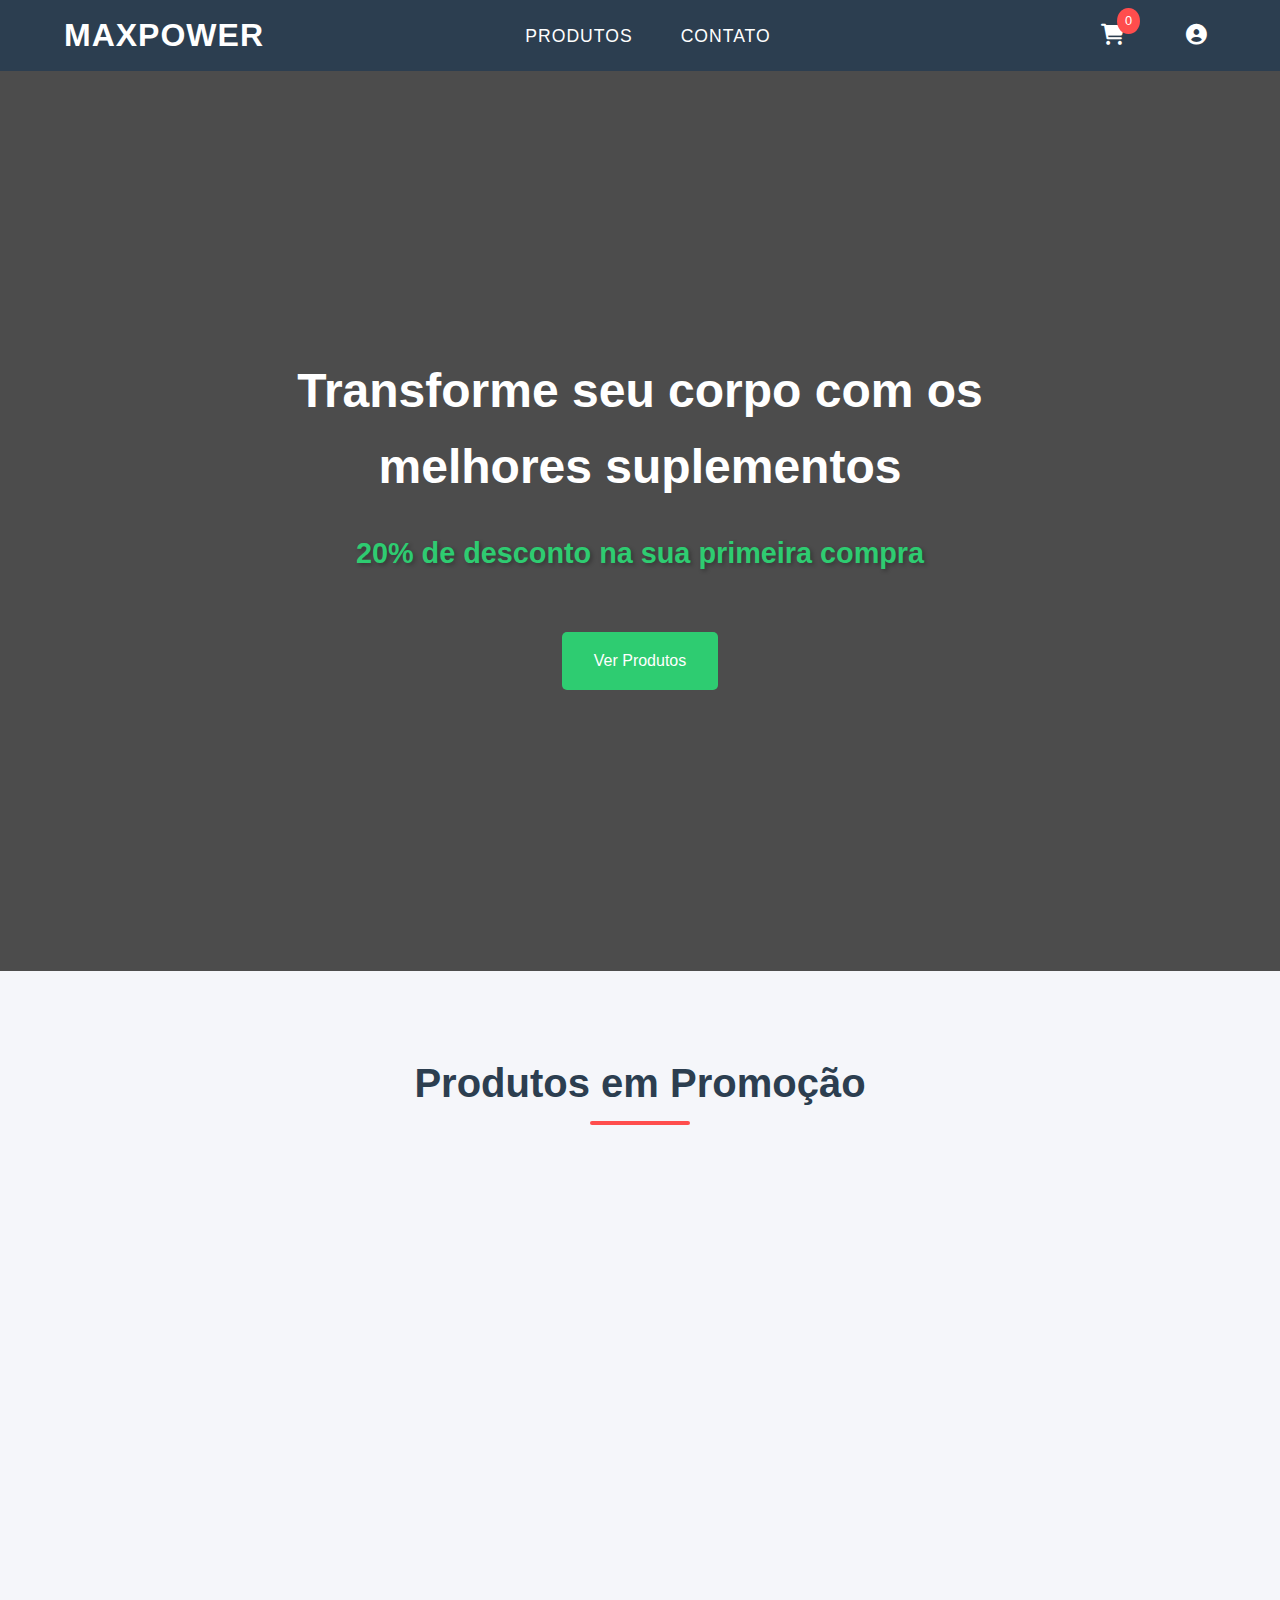
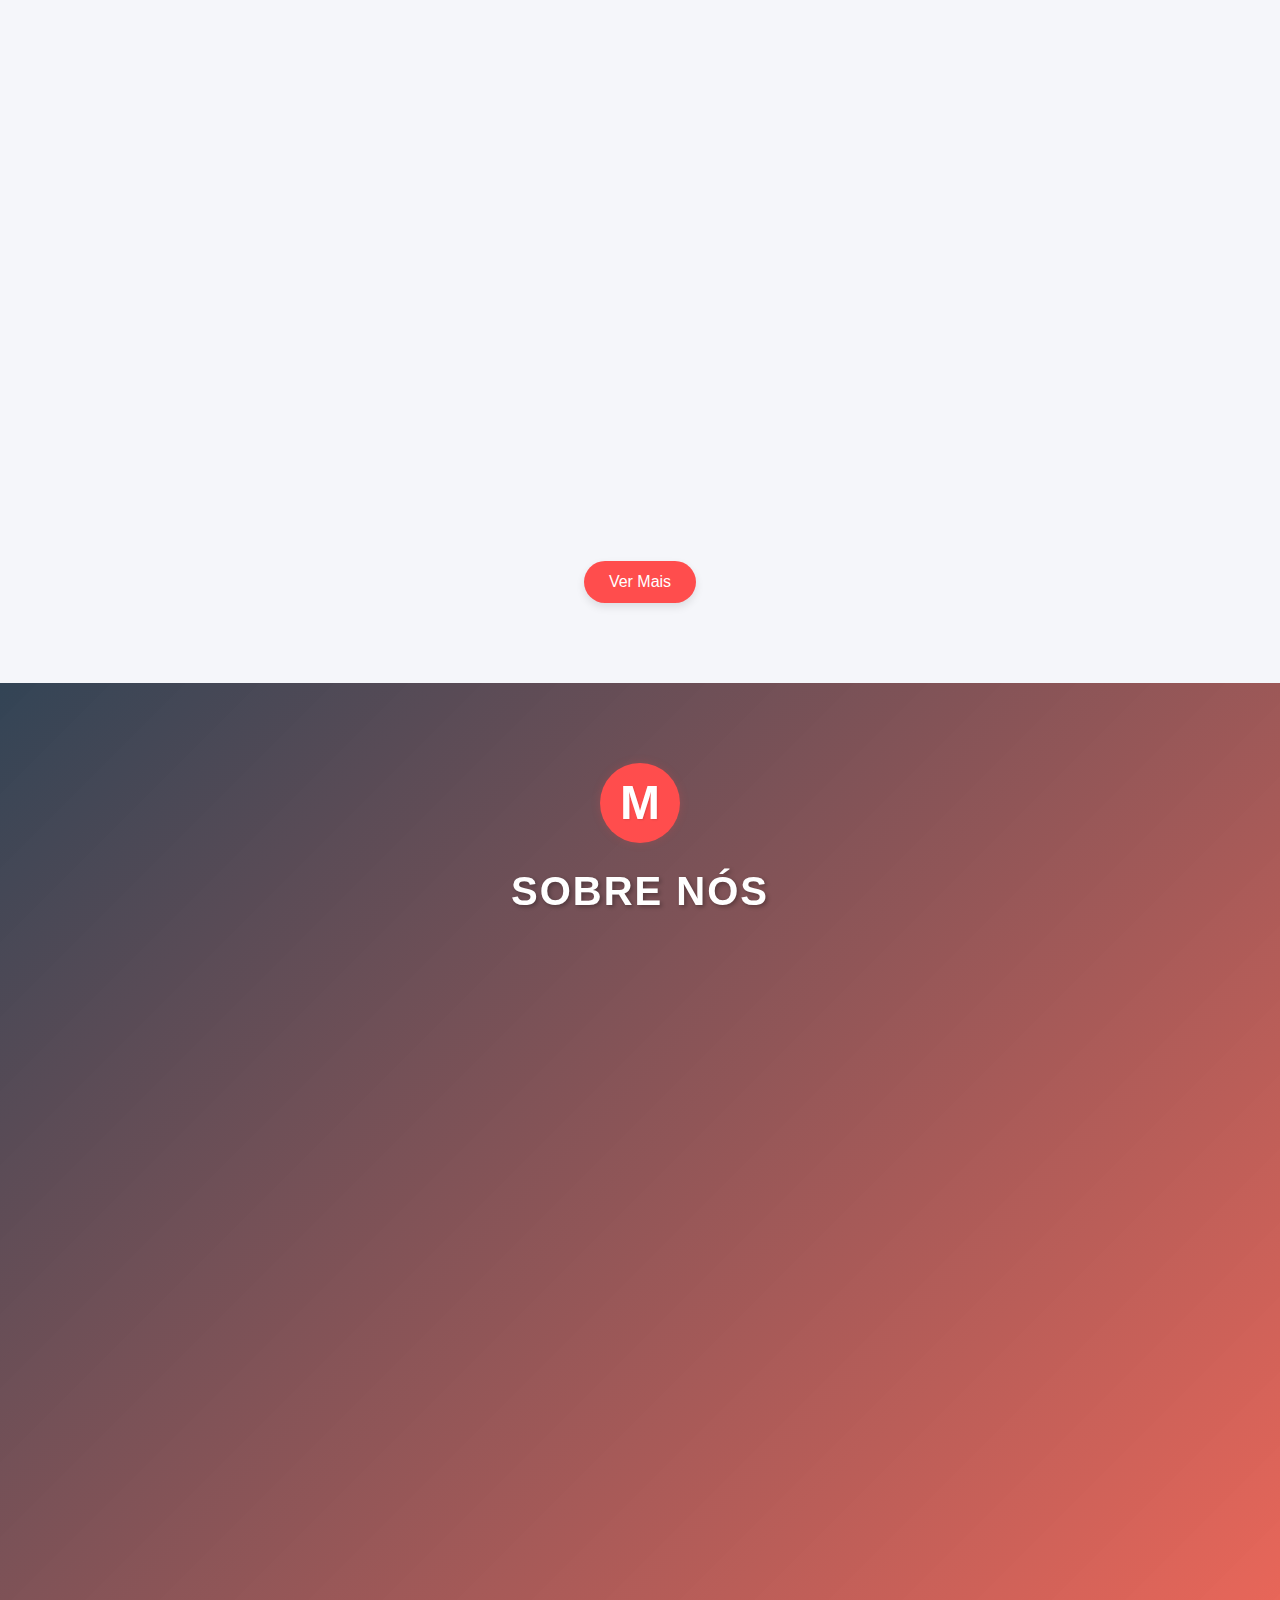
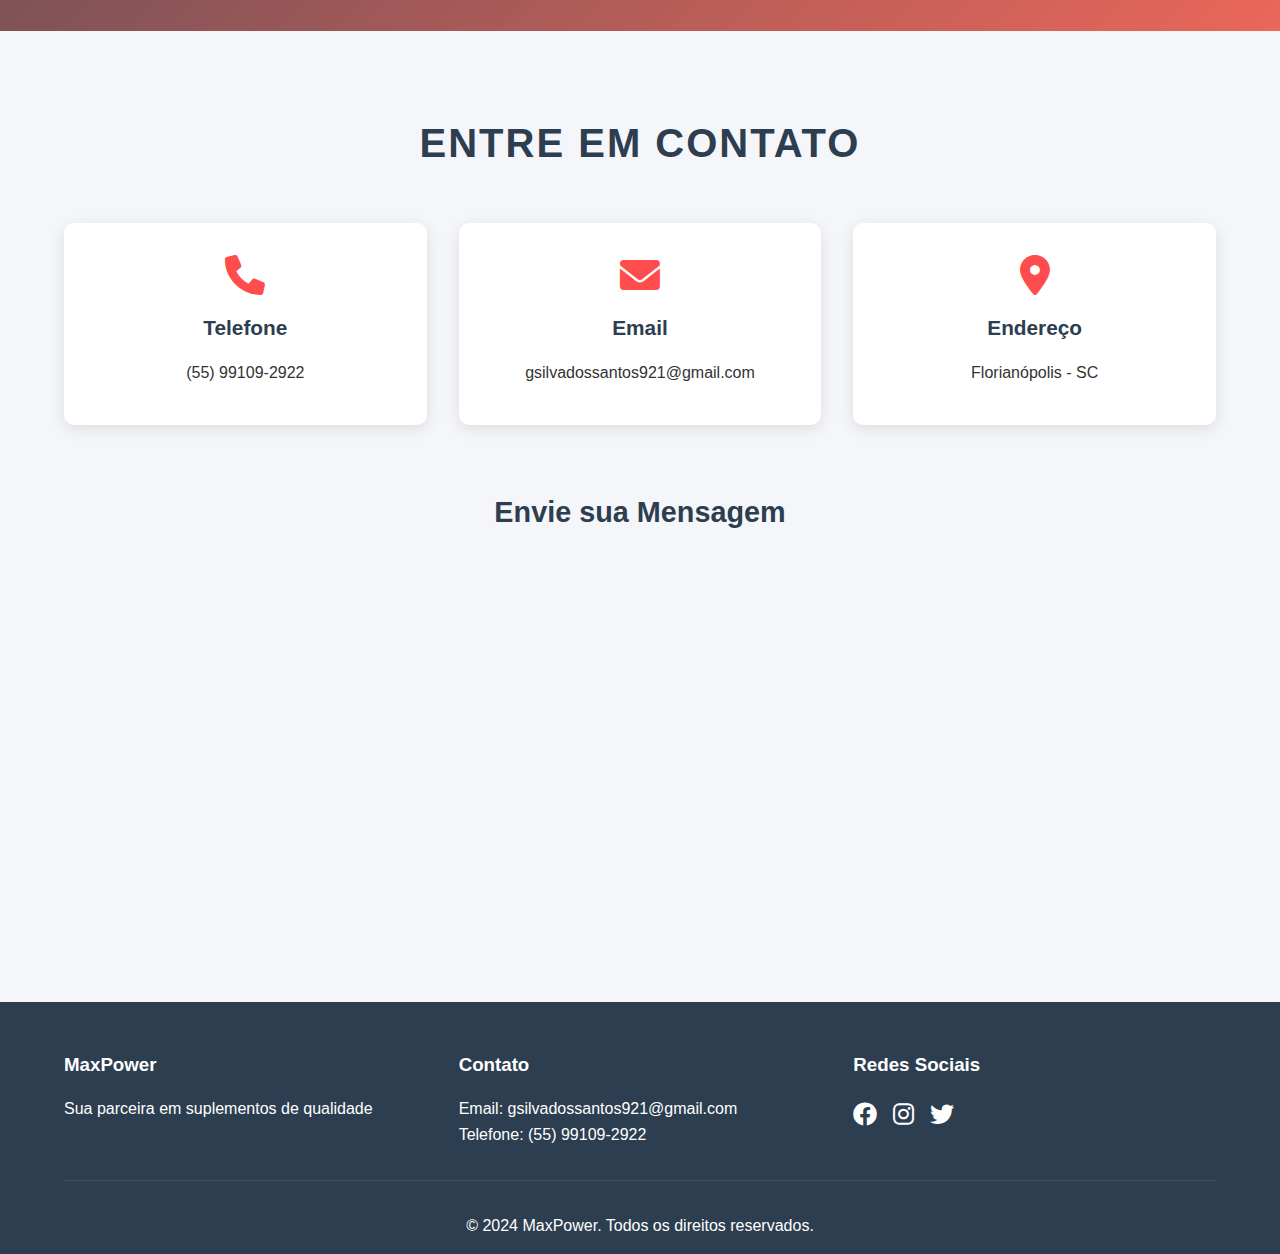
<file: produto.html>
<!DOCTYPE html>
<html lang="pt-BR">
<head>
    <meta charset="UTF-8">
    <meta name="viewport" content="width=device-width, initial-scale=1.0">
    <title>Detalhes do Produto - MaxPower</title>
    <link rel="stylesheet" href="styles.css">
    <link rel="stylesheet" href="https://cdnjs.cloudflare.com/ajax/libs/font-awesome/6.0.0/css/all.min.css">
    <script src="https://accounts.google.com/gsi/client" async></script>
    <style>
        .product-detail {
            padding: 120px 5% 50px;
            display: flex;
            flex-wrap: wrap;
            gap: 30px;
            max-width: 1200px;
            margin: 0 auto;
        }
        
        .product-image {
            flex: 1;
            min-width: 300px;
            text-align: center;
        }
        
        .product-image img {
            max-width: 100%;
            height: auto;
            max-height: 500px;
            object-fit: contain;
            border-radius: 8px;
            box-shadow: 0 5px 15px rgba(0,0,0,0.1);
        }
        
        .product-info {
            flex: 1;
            min-width: 300px;
        }
        
        .product-title {
            font-size: 2.5rem;
            color: var(--secondary-color);
            margin-bottom: 10px;
        }
        
        .product-price {
            display: flex;
            align-items: center;
            gap: 15px;
            margin: 15px 0;
        }
        
        .original-price-detail {
            text-decoration: line-through;
            color: #999;
            font-size: 1.2rem;
        }
        
        .discounted-price-detail {
            font-size: 2rem;
            font-weight: bold;
            color: var(--primary-color);
        }
        
        .discount-badge {
            background-color: #2ecc71;
            color: white;
            padding: 5px 10px;
            border-radius: 4px;
            font-weight: bold;
        }
        
        .product-description {
            margin: 20px 0;
            line-height: 1.8;
            color: #555;
        }
        
        .product-features {
            margin: 30px 0;
        }
        
        .product-features h3 {
            margin-bottom: 15px;
            color: var(--secondary-color);
        }
        
        .features-list {
            list-style: none;
        }
        
        .features-list li {
            padding: 8px 0;
            display: flex;
            align-items: center;
        }
        
        .features-list li i {
            color: #2ecc71;
            margin-right: 10px;
        }
        
        .buy-options {
            margin-top: 30px;
        }
        
        .quantity-selector {
            display: flex;
            align-items: center;
            margin-bottom: 20px;
        }
        
        .quantity-selector span {
            margin-right: 15px;
            font-weight: bold;
        }
        
        .quantity-controls {
            display: flex;
            align-items: center;
            border: 1px solid #ddd;
            border-radius: 4px;
            overflow: hidden;
        }
        
        .quantity-btn {
            background: #f5f5f5;
            border: none;
            padding: 8px 15px;
            cursor: pointer;
            font-size: 1.2rem;
        }
        
        .quantity-input {
            width: 50px;
            text-align: center;
            border: none;
            border-left: 1px solid #ddd;
            border-right: 1px solid #ddd;
            padding: 8px 0;
            font-size: 1rem;
        }
        
        .add-to-cart-btn {
            display: inline-block;
            background-color: var(--primary-color);
            color: white;
            padding: 15px 30px;
            font-size: 1.1rem;
            border: none;
            border-radius: 4px;
            cursor: pointer;
            transition: all 0.3s ease;
            width: 100%;
            margin-bottom: 15px;
        }
        
        .add-to-cart-btn:hover {
            background-color: #e04242;
            transform: translateY(-2px);
        }
        
        .buy-now-btn {
            display: inline-block;
            background-color: #2ecc71;
            color: white;
            padding: 15px 30px;
            font-size: 1.1rem;
            border: none;
            border-radius: 4px;
            cursor: pointer;
            transition: all 0.3s ease;
            width: 100%;
        }
        
        .buy-now-btn:hover {
            background-color: #27ae60;
            transform: translateY(-2px);
        }
        
        .related-products {
            padding: 50px 5%;
            background-color: var(--light-bg);
        }
        
        .related-products h2 {
            text-align: center;
            margin-bottom: 30px;
            color: var(--secondary-color);
        }
        
        @media (max-width: 768px) {
            .product-detail {
                flex-direction: column;
                padding-top: 100px;
            }
            
            .product-title {
                font-size: 2rem;
            }
            
            .discounted-price-detail {
                font-size: 1.8rem;
            }
        }
        
        .product-features li i {
            color: #2ecc71;
            margin-right: 10px;
        }
        
        .price {
            color: var(--primary-color);
            font-size: 2rem;
            font-weight: bold;
            display: block;
            margin: 15px 0;
        }
        
        .buy-options {
            margin-top: 30px;
        }
    </style>
</head>
<body>
    <header>
        <nav class="navbar">
            <div class="logo">
                <h1>MaxPower</h1>
            </div>
            
            <div class="menu-toggle" id="mobile-menu">
                <span></span>
                <span></span>
                <span></span>
            </div>
            
            <ul class="nav-links">
                <li><a href="products.html">Produtos</a></li>
                <li><a href="#contato">Contato</a></li>
                <li class="cart-icon">
                    <i class="fas fa-shopping-cart"></i>
                    <span class="cart-count"></span>
                </li>
                <li class="user-icon">
                    <i class="fas fa-user-circle" id="userIcon"></i>
                </li>
            </ul>
        </nav>
        <div class="menu-overlay"></div>
    </header>

    <!-- Modal de Login -->
    <div class="login-modal" id="loginModal">
        <div class="modal-overlay">
            <div class="modal-container">
                <span class="modal-close">&times;</span>
                <h2 class="modal-title">MaxPower</h2>
                
                <div class="modal-buttons">
                    <button class="btn-google">
                        <i class="fab fa-google"></i> Continuar com Google
                    </button>
                    
                    <button class="btn-email" onclick="window.location.href='login.html'">
                        <i class="fas fa-envelope"></i> Continuar com Email
                    </button>
                </div>
                
                <div class="modal-divider">ou</div>
                
                <button class="btn-signup" onclick="window.location.href='cadastro.html'">
                    <i class="fas fa-user-plus"></i> Cadastre-se
                </button>
                
                <p class="modal-terms">
                    Ao continuar, você concorda com nossos 
                    <a href="#">Termos</a> e 
                    <a href="#">Privacidade</a>
                </p>
            </div>
        </div>
    </div>

    <main>
        <section class="product-detail">
            <div class="product-image">
                <img id="product-img" src="" alt="Imagem do Produto">
            </div>
            
            <div class="product-info">
                <h1 class="product-title" id="product-title"></h1>
                <div class="product-price" id="price-container">
                    <span class="original-price-detail" id="original-price"></span>
                    <span class="discounted-price-detail" id="discounted-price"></span>
                    <span class="discount-badge" id="discount-badge">-20%</span>
                </div>
                
                <div class="product-description" id="product-description">
                </div>
                
                <div class="product-features">
                    <h3>Benefícios</h3>
                    <ul class="features-list" id="product-features">
                    </ul>
                </div>
                
                <div class="buy-options">
                    <div class="quantity-selector">
                        <span>Quantidade:</span>
                        <div class="quantity-controls">
                            <button class="quantity-btn decrease">-</button>
                            <input type="number" class="quantity-input" value="1" min="1" max="10">
                            <button class="quantity-btn increase">+</button>
                        </div>
                    </div>
                    
                    <button class="add-to-cart-btn">
                        <i class="fas fa-shopping-cart"></i> Adicionar ao Carrinho
                    </button>
                    
                    <button class="buy-now-btn">
                        <i class="fas fa-bolt"></i> Comprar Agora
                    </button>
                </div>
            </div>
        </section>
        
        <section class="related-products">
            <h2>Produtos Relacionados</h2>
            <div class="product-grid" id="related-products">
                <!-- Produtos relacionados serão inseridos via JavaScript -->
            </div>
        </section>
    </main>

    <footer>
        <div class="footer-content">
            <div class="footer-section">
                <h3>MaxPower</h3>
                <p>Sua parceira em suplementos de qualidade</p>
            </div>
            <div class="footer-section">
                <h3>Contato</h3>
                <p>Email: gsilvadossantos921@gmail.com</p>
                <p>Telefone: (55) 99109-2922</p>
            </div>
            <div class="footer-section">
                <h3>Redes Sociais</h3>
                <div class="social-links">
                    <a href="#"><i class="fab fa-facebook"></i></a>
                    <a href="#"><i class="fab fa-instagram"></i></a>
                    <a href="#"><i class="fab fa-twitter"></i></a>
                </div>
            </div>
        </div>
        <div class="footer-bottom">
            <p>&copy; 2024 MaxPower. Todos os direitos reservados.</p>
        </div>
    </footer>

    <script>
        document.addEventListener('DOMContentLoaded', function() {
            // Pegar o ID do produto da URL
            const urlParams = new URLSearchParams(window.location.search);
            const productId = urlParams.get('id');
            
            // Banco de dados de produtos (simulado)
            const products = {
                'whey': {
                    name: 'Whey Protein',
                    originalPrice: 'R$ 149,90',
                    discountedPrice: 'R$ 119,92',
                    image: 'imagens/whey.jpg',
                    description: 'Whey Protein de alta qualidade para ganho de massa muscular. Produzido com matéria-prima importada e processado com tecnologia de ponta para garantir a máxima absorção e resultados superiores. Com 25g de proteína por dose, é ideal para atletas e praticantes de musculação.',
                    features: [
                        '25g de proteína por dose',
                        'Baixo teor de carboidratos',
                        'Rápida absorção',
                        'Auxilia na recuperação muscular',
                        'Ideal para pós-treino'
                    ]
                },
                'bcaa': {
                    name: 'BCAA',
                    originalPrice: 'R$ 89,90',
                    discountedPrice: 'R$ 71,92',
                    image: 'imagens/bcaa.jpg',
                    description: 'BCAA (Aminoácidos de Cadeia Ramificada) é um suplemento essencial para a recuperação muscular e prevenção do catabolismo. Composto por leucina, isoleucina e valina na proporção 2:1:1, ajuda a preservar o tecido muscular durante treinos intensos.',
                    features: [
                        'Proporção ideal 2:1:1',
                        'Previne o catabolismo muscular',
                        'Acelera a recuperação',
                        'Pode ser consumido antes ou durante o treino',
                        'Melhora a resistência em treinos intensos'
                    ]
                },
                'creatina': {
                    name: 'Creatina Muscletech',
                    originalPrice: 'R$ 79,90',
                    discountedPrice: 'R$ 63,92',
                    image: 'imagens/creatina.jpg',
                    description: 'Creatina Muscletech é um suplemento essencial para força e performance. A creatina monohidratada de alta pureza aumenta a energia muscular, permitindo treinos mais intensos e ganhos significativos de força e massa muscular em curto prazo.',
                    features: [
                        'Aumenta a força e potência muscular',
                        '5g de creatina monohidratada por dose',
                        'Rápida absorção',
                        'Sem necessidade de ciclagem',
                        'Cientificamente comprovada'
                    ]
                },
                'gold': {
                    name: 'Whey Protein Gold',
                    originalPrice: 'R$ 129,90',
                    discountedPrice: 'R$ 103,92',
                    image: 'imagens/whey.jpg',
                    description: 'Whey Protein Gold é uma proteína premium para ganho de massa muscular. Formulado com proteína isolada e concentrada, oferece uma combinação perfeita para maximizar os resultados. Com baixo teor de gordura e carboidratos, é ideal para quem busca qualidade nutricional.',
                    features: [
                        '27g de proteína por dose',
                        'Combinação de proteína isolada e concentrada',
                        'Digestão facilitada',
                        'Baixo teor de lactose',
                        'Sabor superior'
                    ]
                },
                'isolado': {
                    name: 'Whey Protein Isolado Premium',
                    originalPrice: 'R$ 199,90',
                    discountedPrice: 'R$ 159,92',
                    image: 'imagens/whey.jpg',
                    description: 'Whey Protein Isolado Premium é a opção mais pura e de alta qualidade para atletas exigentes. Com mais de 90% de proteína e quase zero carboidratos e gorduras, é ideal para períodos de definição muscular e dietas de baixa caloria.',
                    features: [
                        '27g de proteína isolada por dose',
                        'Praticamente zero carboidratos',
                        'Menos de 1g de gordura por dose',
                        'Rápida absorção e digestão',
                        'Perfeito para períodos de definição'
                    ]
                },
                'creatinaPremium': {
                    name: 'Creatina Premium',
                    originalPrice: 'R$ 99,90',
                    discountedPrice: 'R$ 79,92',
                    image: 'imagens/creatina.jpg',
                    description: 'Creatina Premium micronizada para máxima absorção e resultados. Nossa fórmula exclusiva é produzida com creatina de alta pureza e processada para dissolução instantânea, evitando desconfortos intestinais e maximizando os benefícios no ganho de força e potência.',
                    features: [
                        'Creatina 100% micronizada',
                        'Dissolução instantânea',
                        'Maior aumento de força e potência',
                        'Sem retenção de água subcutânea',
                        'Cientificamente comprovada'
                    ]
                },
                'energy': {
                    name: 'BCAA Energy',
                    originalPrice: 'R$ 109,90',
                    discountedPrice: 'R$ 87,92',
                    image: 'imagens/bcaa.jpg',
                    description: 'BCAA Energy combina aminoácidos essenciais com cafeína natural para proporcionar energia extra durante os treinos. Com a proporção ideal 2:1:1 e adição de cafeína extraída do guaraná, oferece recuperação muscular e disposição para treinos mais intensos.',
                    features: [
                        'Combinação de BCAA e cafeína natural',
                        'Proporciona energia durante os treinos',
                        'Previne o catabolismo muscular',
                        '150mg de cafeína por dose',
                        'Sabores refrescantes'
                    ]
                },
                'multivitaminico': {
                    name: 'Multivitamínico Daily',
                    originalPrice: 'R$ 59,90',
                    discountedPrice: 'R$ 53,91',
                    image: 'imagens/creatina.jpg',
                    description: 'Multivitamínico Daily é um suplemento completo com vitaminas e minerais essenciais para o funcionamento adequado do organismo. Desenvolvido para atletas e pessoas ativas, fortalece o sistema imunológico e contribui para o bom funcionamento do metabolismo.',
                    features: [
                        'Complexo com mais de 20 vitaminas e minerais',
                        'Fortalece o sistema imunológico',
                        'Melhora a disposição diária',
                        'Contribui para a recuperação muscular',
                        'Fórmula de liberação prolongada'
                    ]
                },
                // Produtos da página products.html
                'wheyGrowth': {
                    name: 'Whey Protein Growth',
                    originalPrice: 'R$ 159,90',
                    discountedPrice: 'R$ 159,90',
                    image: 'imagens/whey.jpg',
                    description: 'Whey Protein Growth é uma proteína concentrada premium para quem busca ganho de massa muscular de qualidade. Desenvolvido com tecnologia avançada para garantir absorção eficiente e alto teor de proteínas por dose.',
                    features: [
                        '26g de proteína por dose',
                        'Fórmula avançada para ganho de massa',
                        'Digestão facilitada',
                        'Excelente para pós-treino',
                        'Embalagem de 900g com medidor'
                    ]
                },
                'bcaa4': {
                    name: 'BCAA 4:1:1 Premium',
                    originalPrice: 'R$ 89,90',
                    discountedPrice: 'R$ 89,90',
                    image: 'imagens/bcaa.jpg',
                    description: 'BCAA 4:1:1 Premium oferece uma proporção avançada de aminoácidos essenciais para recuperação muscular superior. Com maior concentração de leucina, potencializa a síntese proteica e o ganho de massa muscular magra.',
                    features: [
                        'Proporção 4:1:1 (leucina:isoleucina:valina)',
                        'Recuperação muscular acelerada',
                        'Previne a perda muscular',
                        '240g com sabor otimizado',
                        'Dissolução instantânea'
                    ]
                },
                'creatinaM': {
                    name: 'Creatina Monohidratada',
                    originalPrice: 'R$ 89,90',
                    discountedPrice: 'R$ 89,90',
                    image: 'imagens/creatina.jpg',
                    description: 'Creatina Monohidratada pura, sem adição de carboidratos ou outras substâncias. A forma mais eficaz e cientificamente comprovada de creatina para aumento de força, potência e resistência muscular em treinos de alta intensidade.',
                    features: [
                        '5g de creatina pura por dose',
                        'Aumento de força e potência muscular',
                        'Melhora a performance em treinos intensos',
                        '300g com medidor incluso',
                        'Sem aditivos ou conservantes'
                    ]
                },
                'bcaa2': {
                    name: 'BCAA 2:1:1 Basic',
                    originalPrice: 'R$ 69,90',
                    discountedPrice: 'R$ 69,90',
                    image: 'imagens/bcaa.jpg',
                    description: 'BCAA 2:1:1 Basic fornece os aminoácidos essenciais na proporção clássica para recuperação muscular eficiente. Ideal para praticantes de atividades físicas que buscam prevenção de catabolismo e melhor recuperação entre treinos.',
                    features: [
                        'Proporção clássica 2:1:1',
                        'Prevenção de catabolismo muscular',
                        'Ajuda na recuperação entre treinos',
                        '240g em pó para fácil consumo',
                        'Excelente custo-benefício'
                    ]
                },
                'wheyComplex': {
                    name: 'Whey Protein Complex',
                    originalPrice: 'R$ 179,90',
                    discountedPrice: 'R$ 179,90',
                    image: 'imagens/whey.jpg',
                    description: 'Whey Protein Complex combina três tipos de proteína do soro do leite (concentrada, isolada e hidrolisada) para proporcionar liberação gradual de aminoácidos. Ideal para quem busca um suplemento completo para qualquer momento do dia.',
                    features: [
                        'Blend de proteínas de liberação gradual',
                        '28g de proteína por dose',
                        'Perfil completo de aminoácidos',
                        'Para consumo a qualquer hora do dia',
                        'Embalagem de 900g com sabor premium'
                    ]
                },
                'bcaaPowder': {
                    name: 'BCAA Powder Plus',
                    originalPrice: 'R$ 99,90',
                    discountedPrice: 'R$ 99,90',
                    image: 'imagens/bcaa.jpg',
                    description: 'BCAA Powder Plus é uma fórmula avançada que combina os benefícios dos BCAAs com vitaminas do complexo B e eletrólitos. Ideal para repor energia durante treinos intensos e melhorar a recuperação muscular.',
                    features: [
                        'BCAAs + vitaminas + eletrólitos',
                        'Hidratação durante o treino',
                        'Ajuda a combater a fadiga',
                        'Melhora o desempenho físico',
                        '240g com sabores refrescantes'
                    ]
                },
                'creatinaTurbo': {
                    name: 'Creatina Turbo',
                    originalPrice: 'R$ 119,90',
                    discountedPrice: 'R$ 119,90',
                    image: 'imagens/creatina.jpg',
                    description: 'Creatina Turbo combina creatina monohidratada com beta-alanina para um efeito sinérgico no aumento de força e resistência. A fórmula proporciona maior capacidade de realizar treinos intensos e reduz a sensação de fadiga muscular.',
                    features: [
                        'Creatina + beta-alanina',
                        'Aumento de força e resistência',
                        'Redução da fadiga muscular',
                        'Maior capacidade para treinos intensos',
                        '300g de fórmula exclusiva'
                    ]
                },
                'wheyZero': {
                    name: 'Whey Protein Zero Lactose',
                    originalPrice: 'R$ 189,90',
                    discountedPrice: 'R$ 189,90',
                    image: 'imagens/whey.jpg',
                    description: 'Whey Protein Zero Lactose é desenvolvido especialmente para atletas e praticantes de atividades físicas com intolerância à lactose. Mantém todos os benefícios da proteína do soro do leite sem causar desconfortos digestivos.',
                    features: [
                        'Zero lactose - 100% digerível',
                        '25g de proteína por dose',
                        'Ideal para intolerantes à lactose',
                        'Não causa desconforto gastrointestinal',
                        'Embalagem de 900g com sabor superior'
                    ]
                },
                'creatinaHCL': {
                    name: 'Creatina HCL',
                    originalPrice: 'R$ 129,90',
                    discountedPrice: 'R$ 129,90',
                    image: 'imagens/creatina.jpg',
                    description: 'Creatina HCL (Cloridrato) é a forma mais solúvel e biodisponível de creatina, permitindo doses menores com a mesma eficácia. Ideal para quem busca os benefícios da creatina sem retenção hídrica subcutânea ou desconfortos gastrointestinais.',
                    features: [
                        'Maior solubilidade e absorção',
                        'Doses menores que a creatina comum',
                        'Sem retenção de água subcutânea',
                        'Ideal para períodos de definição',
                        '300g de fórmula concentrada'
                    ]
                },
                'wheyHidrolisado': {
                    name: 'Whey Protein Hidrolisado',
                    originalPrice: 'R$ 229,90',
                    discountedPrice: 'R$ 229,90',
                    image: 'imagens/whey.jpg',
                    description: 'Whey Protein Hidrolisado é a forma mais pura e de absorção ultra rápida da proteína do soro do leite. As proteínas já estão pré-digeridas em peptídeos menores, garantindo absorção quase imediata e máximo aproveitamento após o treino.',
                    features: [
                        'Proteína pré-digerida para absorção ultra rápida',
                        '29g de proteína por dose',
                        'Ideal para janela anabólica pós-treino',
                        'Máximo aproveitamento nutricional',
                        'Embalagem de 900g premium'
                    ]
                },
                'bcaaVegan': {
                    name: 'BCAA Vegan',
                    originalPrice: 'R$ 99,90',
                    discountedPrice: 'R$ 99,90',
                    image: 'imagens/bcaa.jpg',
                    description: 'BCAA Vegan é produzido a partir de aminoácidos 100% vegetais, oferecendo todos os benefícios dos BCAAs tradicionais em uma fórmula adequada para veganos e vegetarianos. Ideal para recuperação muscular e prevenção de catabolismo.',
                    features: [
                        '100% vegetal - sem ingredientes animais',
                        'Proporção ideal 2:1:1',
                        'Aceleração da recuperação muscular',
                        'Para veganos e vegetarianos',
                        '240g com sabores naturais'
                    ]
                },
                'wheyMorango': {
                    name: 'Whey Protein Morango',
                    originalPrice: 'R$ 159,90',
                    discountedPrice: 'R$ 159,90',
                    image: 'imagens/whey.jpg',
                    description: 'Whey Protein sabor Morango combina alta qualidade proteica com um delicioso sabor de morango natural. Ideal para quem busca variedade de sabores sem abrir mão da qualidade nutricional para ganho de massa muscular.',
                    features: [
                        '25g de proteína por dose',
                        'Delicioso sabor morango natural',
                        'Baixo teor de gorduras e carboidratos',
                        'Ideal para pós-treino',
                        'Embalagem de 900g'
                    ]
                },
                'wheyBaunilha': {
                    name: 'Whey Protein Baunilha',
                    originalPrice: 'R$ 169,90',
                    discountedPrice: 'R$ 169,90',
                    image: 'imagens/whey.jpg',
                    description: 'Whey Protein sabor Baunilha oferece uma combinação perfeita entre alta qualidade proteica e o clássico sabor de baunilha. Sua versatilidade permite misturá-lo com frutas e outros ingredientes para criar diferentes shakes proteicos.',
                    features: [
                        '25g de proteína por dose',
                        'Sabor baunilha suave e versátil',
                        'Perfeito para combinação com outros ingredientes',
                        'Excelente dissolução',
                        'Embalagem de 900g'
                    ]
                },
                'bcaaFrutas': {
                    name: 'BCAA Frutas Vermelhas',
                    originalPrice: 'R$ 89,90',
                    discountedPrice: 'R$ 89,90',
                    image: 'imagens/bcaa.jpg',
                    description: 'BCAA Frutas Vermelhas oferece aminoácidos essenciais para recuperação muscular com um delicioso sabor de frutas vermelhas. Refrescante e fácil de consumir durante os treinos para prevenção de catabolismo muscular.',
                    features: [
                        'Delicioso sabor frutas vermelhas',
                        'Proporção ideal 2:1:1',
                        'Previne o catabolismo muscular',
                        'Rápida dissolução',
                        '240g com medidor incluso'
                    ]
                },
                'bcaaLimao': {
                    name: 'BCAA Limão',
                    originalPrice: 'R$ 94,90',
                    discountedPrice: 'R$ 94,90',
                    image: 'imagens/bcaa.jpg',
                    description: 'BCAA Limão oferece todos os benefícios dos aminoácidos de cadeia ramificada com um refrescante sabor de limão. Perfeito para consumo durante treinos intensos, ajuda na recuperação muscular e previne o catabolismo.',
                    features: [
                        'Refrescante sabor limão',
                        'Ideal para consumo durante o treino',
                        'Previne catabolismo muscular',
                        'Auxilia na recuperação',
                        '240g de puro BCAA'
                    ]
                },
                'creatinaPure': {
                    name: 'Creatina 100% Pure',
                    originalPrice: 'R$ 129,90',
                    discountedPrice: 'R$ 129,90',
                    image: 'imagens/creatina.jpg',
                    description: 'Creatina 100% Pure é importada e oferece a mais alta pureza disponível no mercado. Desenvolvida com tecnologia avançada, garante máxima absorção e aproveitamento para ganhos significativos de força e potência muscular.',
                    features: [
                        'Grau farmacêutico de pureza',
                        'Matéria-prima importada',
                        'Máxima absorção',
                        'Sem aditivos ou conservantes',
                        '300g com medidor'
                    ]
                },
                'wheyCookies': {
                    name: 'Whey Protein Cookies',
                    originalPrice: 'R$ 179,90',
                    discountedPrice: 'R$ 179,90',
                    image: 'imagens/whey.jpg',
                    description: 'Whey Protein Cookies oferece todos os benefícios da proteína do soro do leite com o irresistível sabor de cookies. Uma maneira deliciosa de suprir suas necessidades proteicas após o treino ou em qualquer momento do dia.',
                    features: [
                        '25g de proteína por dose',
                        'Delicioso sabor cookies',
                        'Baixo teor de açúcares',
                        'Perfeito para pós-treino',
                        'Embalagem de 900g'
                    ]
                },
                'creatinaCaps': {
                    name: 'Creatina Caps',
                    originalPrice: 'R$ 79,90',
                    discountedPrice: 'R$ 79,90',
                    image: 'imagens/creatina.jpg',
                    description: 'Creatina Caps oferece toda a eficácia da creatina monohidratada em cápsulas de fácil consumo. Ideal para quem tem dificuldade com o gosto da creatina em pó ou precisa de praticidade para consumo em qualquer lugar.',
                    features: [
                        'Creatina em cápsulas - fácil consumo',
                        '3g de creatina por dose (3 cápsulas)',
                        'Praticidade para levar a qualquer lugar',
                        'Sem gosto de creatina',
                        '60 cápsulas por frasco'
                    ]
                },
                'wheyChocolateMint': {
                    name: 'Whey Protein Chocolate Mint',
                    originalPrice: 'R$ 189,90',
                    discountedPrice: 'R$ 189,90',
                    image: 'imagens/whey.jpg',
                    description: 'Whey Protein Chocolate Mint combina o sabor clássico do chocolate com um toque refrescante de menta. Uma experiência única e saborosa para seu shake proteico pós-treino, com toda a qualidade que você espera.',
                    features: [
                        '26g de proteína por dose',
                        'Deliciosa combinação chocolate e menta',
                        'Baixo teor de carboidratos',
                        'Dissolução instantânea',
                        'Embalagem de 900g'
                    ]
                },
                'bcaaUva': {
                    name: 'BCAA Uva',
                    originalPrice: 'R$ 89,90',
                    discountedPrice: 'R$ 89,90',
                    image: 'imagens/bcaa.jpg',
                    description: 'BCAA Uva oferece aminoácidos essenciais para recuperação muscular com um saboroso toque de uva. Refrescante e prático para consumo durante os treinos, auxilia na prevenção do catabolismo e na recuperação muscular.',
                    features: [
                        'Delicioso sabor uva',
                        'Proporção ideal de BCAAs',
                        'Previne o catabolismo muscular',
                        'Para consumo durante o treino',
                        '240g com medidor'
                    ]
                },
                'creatinaPowder': {
                    name: 'Creatina Powder',
                    originalPrice: 'R$ 109,90',
                    discountedPrice: 'R$ 109,90',
                    image: 'imagens/creatina.jpg',
                    description: 'Creatina Powder é uma fórmula básica e eficaz de creatina monohidratada em pó. Com excelente custo-benefício, proporciona todos os ganhos de força e performance que você espera da suplementação com creatina.',
                    features: [
                        '5g de creatina monohidratada por dose',
                        'Fórmula pura e eficaz',
                        'Dissolução eficiente',
                        'Excelente custo-benefício',
                        '300g com medidor'
                    ]
                },
                'wheyCappuccino': {
                    name: 'Whey Protein Cappuccino',
                    originalPrice: 'R$ 169,90',
                    discountedPrice: 'R$ 169,90',
                    image: 'imagens/whey.jpg',
                    description: 'Whey Protein Cappuccino une a alta qualidade proteica ao delicioso sabor de cappuccino. Perfeito para os amantes de café que buscam uma opção saborosa de suplemento proteico para qualquer hora do dia.',
                    features: [
                        '25g de proteína por dose',
                        'Autêntico sabor de cappuccino',
                        'Com um toque de cafeína natural',
                        'Ideal para manhãs ou tardes',
                        'Embalagem de 900g'
                    ]
                },
                'bcaaLaranja': {
                    name: 'BCAA Laranja',
                    originalPrice: 'R$ 94,90',
                    discountedPrice: 'R$ 94,90',
                    image: 'imagens/bcaa.jpg',
                    description: 'BCAA Laranja oferece os benefícios dos aminoácidos essenciais com um refrescante sabor cítrico de laranja. Especialmente desenvolvido para hidratação e prevenção de catabolismo durante treinos intensos.',
                    features: [
                        'Refrescante sabor laranja',
                        'Ideal para dias quentes',
                        'Hidratação durante o treino',
                        'Prevenção de catabolismo',
                        '240g de fórmula otimizada'
                    ]
                },
                'creatinaPremiumPlus': {
                    name: 'Creatina Premium Plus',
                    originalPrice: 'R$ 139,90',
                    discountedPrice: 'R$ 139,90',
                    image: 'imagens/creatina.jpg',
                    description: 'Creatina Premium Plus é uma fórmula avançada que combina creatina monohidratada de alta pureza com agentes que otimizam sua absorção. Desenvolvida para atletas que buscam o máximo de resultados em força e hipertrofia.',
                    features: [
                        'Creatina premium com absorção otimizada',
                        '5g de creatina por dose',
                        'Resultados superiores',
                        'Sem retenção subcutânea de água',
                        '300g de fórmula exclusiva'
                    ]
                },
                'wheyNeutro': {
                    name: 'Whey Protein Neutro',
                    originalPrice: 'R$ 159,90',
                    discountedPrice: 'R$ 159,90',
                    image: 'imagens/whey.jpg',
                    description: 'Whey Protein Neutro é ideal para quem prefere um suplemento sem sabor artificial. Perfeito para adicionar em receitas, vitaminas com frutas ou qualquer preparação sem alterar o sabor original dos ingredientes.',
                    features: [
                        '26g de proteína por dose',
                        'Sem sabor - 100% neutro',
                        'Versátil para receitas',
                        'Sem adoçantes artificiais',
                        'Embalagem de 900g'
                    ]
                },
                'bcaaMaca': {
                    name: 'BCAA Maçã Verde',
                    originalPrice: 'R$ 89,90',
                    discountedPrice: 'R$ 89,90',
                    image: 'imagens/bcaa.jpg',
                    description: 'BCAA Maçã Verde combina aminoácidos essenciais com o refrescante e levemente ácido sabor de maçã verde. Uma opção diferenciada para quem busca variedade de sabores na suplementação para treinos intensos.',
                    features: [
                        'Refrescante sabor maçã verde',
                        'Proporção ideal de BCAAs',
                        'Acelera a recuperação muscular',
                        'Previne o catabolismo',
                        '240g com medidor'
                    ]
                },
                'creatinaUltra': {
                    name: 'Creatina Ultra Pure',
                    originalPrice: 'R$ 119,90',
                    discountedPrice: 'R$ 119,90',
                    image: 'imagens/creatina.jpg',
                    description: 'Creatina Ultra Pure é uma creatina monohidratada com padrão farmacêutico de pureza. Desenvolvida para oferecer máxima eficiência no aumento de força, potência e massa muscular, com mínimos efeitos colaterais.',
                    features: [
                        'Certificado de análise de pureza',
                        '5g de creatina ultra pura por dose',
                        'Máxima eficiência nos treinos',
                        'Mínimo risco de efeitos colaterais',
                        '300g com medidor de precisão'
                    ]
                },
                'wheyDoceLeite': {
                    name: 'Whey Protein Doce de Leite',
                    originalPrice: 'R$ 179,90',
                    discountedPrice: 'R$ 179,90',
                    image: 'imagens/whey.jpg',
                    description: 'Whey Protein Doce de Leite traz o sabor tradicional brasileiro para seu shake proteico. Uma combinação perfeita entre o indulgente sabor de doce de leite e a alta qualidade proteica necessária para o ganho de massa muscular.',
                    features: [
                        '25g de proteína por dose',
                        'Autêntico sabor doce de leite',
                        'Sensação de sobremesa saudável',
                        'Perfeito para o pós-treino',
                        'Embalagem de 900g'
                    ]
                },
                'bcaaMelancia': {
                    name: 'BCAA Melancia',
                    originalPrice: 'R$ 94,90',
                    discountedPrice: 'R$ 94,90',
                    image: 'imagens/bcaa.jpg',
                    description: 'BCAA Melancia oferece os benefícios dos aminoácidos essenciais com o refrescante e doce sabor de melancia. Especialmente desenvolvido para hidratação e recuperação muscular durante treinos intensos em dias quentes.',
                    features: [
                        'Refrescante sabor melancia',
                        'Perfeito para dias quentes',
                        'Hidratação durante treinos intensos',
                        'Prevenção de catabolismo muscular',
                        '240g com medidor'
                    ]
                },
                'creatinaMaxPower': {
                    name: 'Creatina Max Power',
                    originalPrice: 'R$ 149,90',
                    discountedPrice: 'R$ 149,90',
                    image: 'imagens/creatina.jpg',
                    description: 'Creatina Max Power é nossa fórmula premium de creatina, com adição de componentes que maximizam sua eficácia. Desenvolvida para atletas profissionais e praticantes avançados que buscam o máximo rendimento em força e potência.',
                    features: [
                        'Fórmula premium com componentes sinérgicos',
                        'Máximo aumento de força e potência',
                        'Rápida recuperação entre séries',
                        'Testada por atletas profissionais',
                        '300g de fórmula exclusiva'
                    ]
                },
                'wheyChocolateBranco': {
                    name: 'Whey Protein Chocolate Branco',
                    originalPrice: 'R$ 189,90',
                    discountedPrice: 'R$ 189,90',
                    image: 'imagens/whey.jpg',
                    description: 'Whey Protein Chocolate Branco oferece o indulgente sabor de chocolate branco aliado à alta qualidade proteica. Uma experiência única de sabor para tornar seu pós-treino muito mais prazeroso sem comprometer seus resultados.',
                    features: [
                        '25g de proteína por dose',
                        'Delicioso sabor chocolate branco',
                        'Baixo teor de gorduras',
                        'Sensação de sobremesa saudável',
                        'Embalagem de 900g'
                    ]
                },
                'bcaaTangerina': {
                    name: 'BCAA Tangerina',
                    originalPrice: 'R$ 89,90',
                    discountedPrice: 'R$ 89,90',
                    image: 'imagens/bcaa.jpg',
                    description: 'BCAA Tangerina oferece os benefícios dos aminoácidos essenciais com o cítrico e refrescante sabor de tangerina. Uma opção diferenciada e aromática para consumo durante treinos intensos, ajudando na recuperação muscular.',
                    features: [
                        'Refrescante sabor tangerina',
                        'Proporção ideal de BCAAs',
                        'Aroma cítrico exclusivo',
                        'Prevenção de catabolismo',
                        '240g com medidor'
                    ]
                },
                'creatinaElite': {
                    name: 'Creatina Elite',
                    originalPrice: 'R$ 129,90',
                    discountedPrice: 'R$ 129,90',
                    image: 'imagens/creatina.jpg',
                    description: 'Creatina Elite Series é nossa linha premium de creatina monohidratada micronizada, com certificação internacional de pureza. Desenvolvida com tecnologia avançada para garantir máxima dissolução e zero resíduos.',
                    features: [
                        'Micronização avançada',
                        'Certificação internacional de pureza',
                        'Zero resíduos - dissolução total',
                        'Máxima eficiência nos treinos',
                        '300g com sistema de dosagem precisa'
                    ]
                },
                'wheyPacoca': {
                    name: 'Whey Protein Paçoca',
                    originalPrice: 'R$ 169,90',
                    discountedPrice: 'R$ 169,90',
                    image: 'imagens/whey.jpg',
                    description: 'Whey Protein Paçoca une a qualidade proteica com o autêntico sabor brasileiro de paçoca. Uma experiência única e saborosa para seu shake proteico, trazendo a sensação de um doce tradicional de maneira saudável e nutritiva.',
                    features: [
                        '25g de proteína por dose',
                        'Autêntico sabor de paçoca',
                        'Sensação de sobremesa saudável',
                        'Baixo teor de açúcares',
                        'Embalagem de 900g'
                    ]
                }
                // Outros produtos podem ser adicionados aqui...
            };
            
            // Verificar se o produto existe
            if (productId && products[productId]) {
                const product = products[productId];
                
                // Preencher os detalhes do produto
                document.getElementById('product-img').src = product.image;
                document.getElementById('product-img').alt = product.name;
                document.getElementById('product-title').textContent = product.name;
                
                // Verificar se o produto tem preço original e preço com desconto diferentes
                const hasDiscount = product.originalPrice !== product.discountedPrice;
                
                // Configurar a exibição do preço de acordo com o tipo (com ou sem desconto)
                if (hasDiscount) {
                    // Calcular o percentual de desconto
                    const origPrice = parseFloat(product.originalPrice.replace('R$ ', '').replace(',', '.'));
                    const discPrice = parseFloat(product.discountedPrice.replace('R$ ', '').replace(',', '.'));
                    const discountPercent = Math.round((origPrice - discPrice) / origPrice * 100);
                    
                    // Se tiver desconto, mostrar ambos os preços e o badge de desconto
                    document.getElementById('original-price').style.display = 'inline-block';
                    document.getElementById('original-price').textContent = product.originalPrice;
                    document.getElementById('discounted-price').textContent = product.discountedPrice;
                    document.getElementById('discount-badge').textContent = `-${discountPercent}%`;
                    document.getElementById('discount-badge').style.display = 'inline-block';
                } else {
                    // Se não tiver desconto, esconder o preço original e o badge, mostrar apenas o preço normal
                    document.getElementById('original-price').style.display = 'none';
                    document.getElementById('discounted-price').textContent = product.discountedPrice;
                    document.getElementById('discount-badge').style.display = 'none';
                    // Adicionar classe especial para melhor formatação
                    document.getElementById('discounted-price').classList.add('price');
                    document.getElementById('discounted-price').classList.remove('discounted-price');
                }
                
                document.getElementById('product-description').textContent = product.description;
                
                // Adicionar as características
                const featuresList = document.getElementById('product-features');
                featuresList.innerHTML = ''; // Limpar lista antes de adicionar
                product.features.forEach(feature => {
                    const li = document.createElement('li');
                    li.innerHTML = `<i class="fas fa-check-circle"></i> ${feature}`;
                    featuresList.appendChild(li);
                });
                
                // Título da página
                document.title = `${product.name} - MaxPower`;
                
                // Preencher produtos relacionados (excluindo o atual)
                const relatedProductsContainer = document.getElementById('related-products');
                relatedProductsContainer.innerHTML = ''; // Limpar container antes de adicionar
                
                for (const [id, prod] of Object.entries(products)) {
                    if (id !== productId) {
                        const productCard = document.createElement('div');
                        productCard.className = 'product-card';
                        
                        // Verificar se o produto tem preço original e preço com desconto diferentes
                        const hasDiscount = prod.originalPrice !== prod.discountedPrice;
                        
                        // Construir o HTML de acordo com o tipo de preço
                        let priceHTML = '';
                        if (hasDiscount) {
                            priceHTML = `
                                <div class="price-container">
                                    <span class="original-price">${prod.originalPrice}</span>
                                    <span class="discounted-price">${prod.discountedPrice}</span>
                                </div>`;
                        } else {
                            priceHTML = `<span class="price">${prod.discountedPrice}</span>`;
                        }
                        
                        productCard.innerHTML = `
                            <a href="produto.html?id=${id}">
                                <img src="${prod.image}" alt="${prod.name}">
                            </a>
                            <h3>${prod.name}</h3>
                            <p>${prod.description.substring(0, 70)}...</p>
                            ${priceHTML}
                            <button class="add-to-cart">Adicionar ao Carrinho</button>
                        `;
                        relatedProductsContainer.appendChild(productCard);
                        
                        // Limitar a exibição para no máximo 3 produtos relacionados
                        if (relatedProductsContainer.children.length >= 3) break;
                    }
                }
            } else {
                // Redirecionar para a página principal se o produto não existir
                window.location.href = 'index.html';
            }
            
            // Controles de quantidade
            const decreaseBtn = document.querySelector('.decrease');
            const increaseBtn = document.querySelector('.increase');
            const quantityInput = document.querySelector('.quantity-input');
            
            decreaseBtn.addEventListener('click', function() {
                let value = parseInt(quantityInput.value);
                if (value > 1) {
                    quantityInput.value = value - 1;
                }
            });
            
            increaseBtn.addEventListener('click', function() {
                let value = parseInt(quantityInput.value);
                if (value < 10) {
                    quantityInput.value = value + 1;
                }
            });
            
            // Botão de adicionar ao carrinho na página de detalhes do produto
            const addToCartBtn = document.querySelector('.add-to-cart-btn');
            if (addToCartBtn && productId && products[productId]) {
                addToCartBtn.addEventListener('click', function() {
                    const product = products[productId];
                    const quantity = parseInt(document.querySelector('.quantity-input').value) || 1;
                    
                    // Verificar se o produto já está no carrinho
                    let cart = JSON.parse(localStorage.getItem('cart')) || [];
                    const existingProductIndex = cart.findIndex(item => item.id === productId);
                    
                    if (existingProductIndex >= 0) {
                        // Se o produto já estiver no carrinho, aumentar a quantidade
                        cart[existingProductIndex].quantity += quantity;
                    } else {
                        // Se não estiver no carrinho, adicionar
                        cart.push({
                            id: productId,
                            name: product.name,
                            description: product.description.substring(0, 70) + '...',
                            price: product.discountedPrice,
                            image: product.image,
                            quantity: quantity
                        });
                    }
                    
                    // Salvar carrinho atualizado
                    localStorage.setItem('cart', JSON.stringify(cart));
                    
                    // Atualizar contador do carrinho
                    const cartCount = cart.reduce((total, item) => total + item.quantity, 0);
                    document.querySelector('.cart-count').textContent = cartCount;
                    
                    // Efeito visual de feedback
                    this.innerHTML = '<i class="fas fa-check"></i> Adicionado ao Carrinho';
                    this.style.backgroundColor = '#2ecc71';
                    
                    setTimeout(() => {
                        this.innerHTML = '<i class="fas fa-shopping-cart"></i> Adicionar ao Carrinho';
                        this.style.backgroundColor = '';
                    }, 1500);
                });
            }
            
            // Configurar botões "Adicionar ao Carrinho" nos produtos relacionados
            document.querySelectorAll('.related-products .add-to-cart').forEach(button => {
                button.addEventListener('click', function(e) {
                    e.preventDefault();
                    e.stopPropagation();
                    
                    // Obter informações do produto do card
                    const productCard = this.closest('.product-card');
                    const productName = productCard.querySelector('h3').textContent;
                    const productDesc = productCard.querySelector('p').textContent;
                    const productImage = productCard.querySelector('img').src;
                    const productLink = productCard.querySelector('a').href;
                    const relatedProductId = productLink.split('?id=')[1];
                    
                    // Obter preço (que pode estar em diferentes elementos dependendo se tem desconto)
                    let productPrice;
                    if (productCard.querySelector('.discounted-price')) {
                        productPrice = productCard.querySelector('.discounted-price').textContent;
                    } else {
                        productPrice = productCard.querySelector('.price').textContent;
                    }
                    
                    // Verificar se o produto já está no carrinho
                    let cart = JSON.parse(localStorage.getItem('cart')) || [];
                    const existingProductIndex = cart.findIndex(item => item.id === relatedProductId);
                    
                    if (existingProductIndex >= 0) {
                        // Se o produto já estiver no carrinho, aumentar a quantidade
                        cart[existingProductIndex].quantity += 1;
                    } else {
                        // Se não estiver no carrinho, adicionar
                        cart.push({
                            id: relatedProductId,
                            name: productName,
                            description: productDesc,
                            price: productPrice,
                            image: productImage,
                            quantity: 1
                        });
                    }
                    
                    // Salvar carrinho atualizado
                    localStorage.setItem('cart', JSON.stringify(cart));
                    
                    // Atualizar contador do carrinho
                    const cartCount = cart.reduce((total, item) => total + item.quantity, 0);
                    document.querySelector('.cart-count').textContent = cartCount;
                    
                    // Efeito visual de feedback
                    this.textContent = 'Adicionado ✓';
                    this.style.backgroundColor = '#2ecc71';
                    
                    setTimeout(() => {
                        this.textContent = 'Adicionar ao Carrinho';
                        this.style.backgroundColor = '';
                    }, 1500);
                });
            });
            
            // Modal de login - garantindo que não apareça automaticamente
            const userIcon = document.getElementById('userIcon');
            const loginModal = document.getElementById('loginModal');
            
            // Remover qualquer classe 'active' do modal ao carregar a página
            if (loginModal) {
                loginModal.classList.remove('active');
            }
            
            if (userIcon && loginModal) {
                userIcon.addEventListener('click', function() {
                    loginModal.classList.add('active');
                });
                
                const closeBtn = document.querySelector('.modal-close');
                if (closeBtn) {
                    closeBtn.addEventListener('click', function() {
                        loginModal.classList.remove('active');
                    });
                }
            }
            
            // Fechar o modal ao clicar fora dele
            const modalOverlay = document.querySelector('.modal-overlay');
            if (modalOverlay) {
                modalOverlay.addEventListener('click', function(e) {
                    if (e.target === modalOverlay) {
                        loginModal.classList.remove('active');
                    }
                });
            }
        });
    </script>
</body>
</html>
</file>
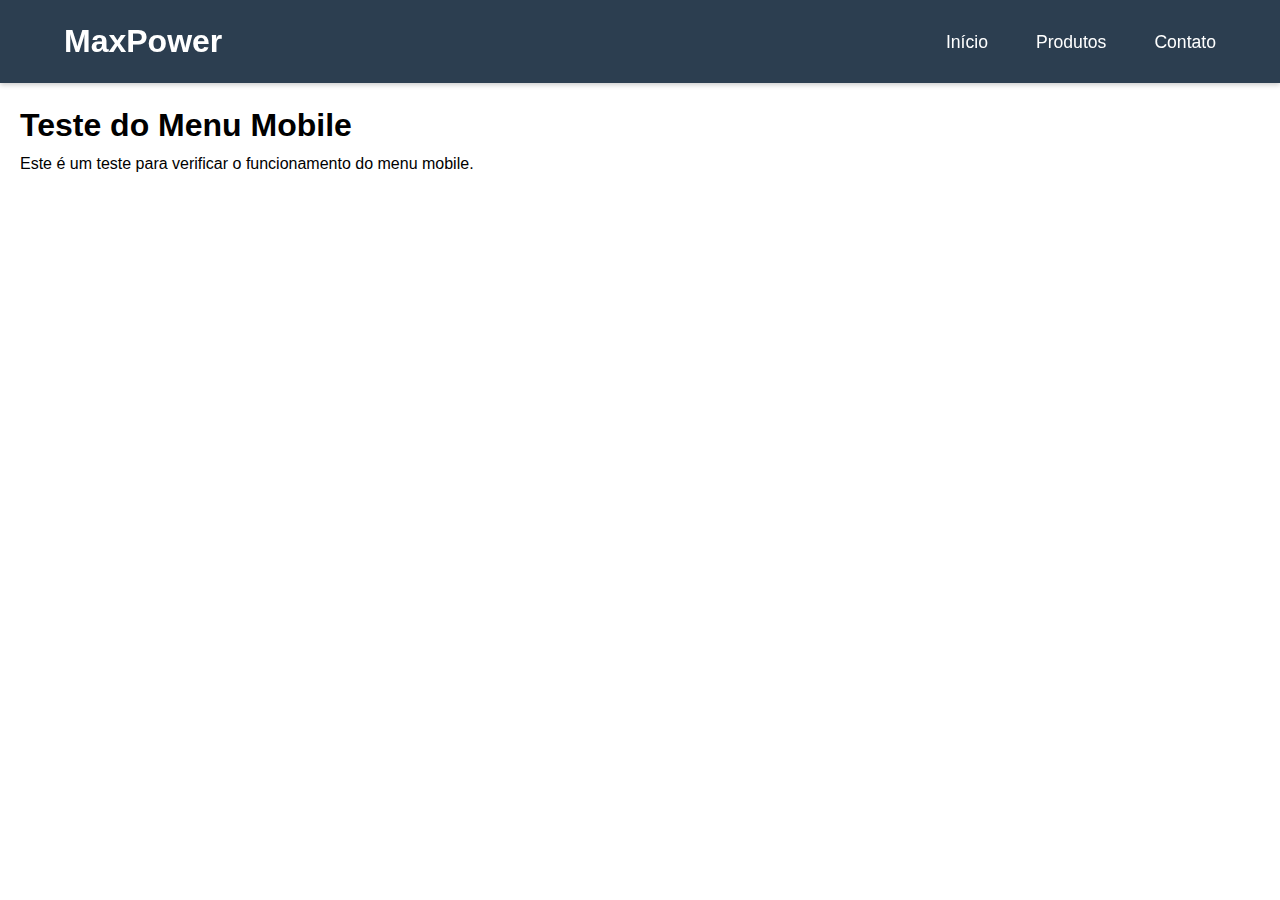
<file: teste-menu.html>
<!DOCTYPE html>
<html lang="pt-BR">
<head>
    <meta charset="UTF-8">
    <meta name="viewport" content="width=device-width, initial-scale=1.0">
    <title>Teste Menu Mobile</title>
    <link rel="stylesheet" href="https://cdnjs.cloudflare.com/ajax/libs/font-awesome/6.0.0/css/all.min.css">
    <style>
        * {
            margin: 0;
            padding: 0;
            box-sizing: border-box;
        }
        
        body {
            font-family: Arial, sans-serif;
            line-height: 1.6;
        }
        
        .navbar {
            background-color: #2c3e50;
            padding: 1rem 5%;
            display: flex;
            justify-content: space-between;
            align-items: center;
            position: fixed;
            width: 100%;
            top: 0;
            z-index: 1000;
            box-shadow: 0 2px 5px rgba(0,0,0,0.2);
        }
        
        .logo h1 {
            color: #fff;
            font-size: 2rem;
        }
        
        .menu-toggle {
            display: none;
            flex-direction: column;
            justify-content: space-between;
            width: 30px;
            height: 21px;
            cursor: pointer;
            z-index: 1100;
        }
        
        .menu-toggle span {
            display: block;
            height: 3px;
            width: 100%;
            background-color: #fff;
            border-radius: 3px;
            transition: all 0.3s ease;
        }
        
        .nav-links {
            display: flex;
            list-style: none;
            gap: 3rem;
        }
        
        .nav-links a {
            text-decoration: none;
            color: #fff;
            font-weight: 500;
            transition: color 0.3s ease;
            font-size: 1.1rem;
        }
        
        .nav-links a:hover {
            color: #ff4d4d;
        }
        
        /* Mobile */
        @media (max-width: 768px) {
            .menu-toggle {
                display: flex;
            }
            
            .nav-links {
                position: fixed;
                top: 0;
                right: -100%;
                width: 70%;
                height: 100vh;
                background-color: #2c3e50;
                flex-direction: column;
                justify-content: flex-start;
                padding-top: 80px;
                transition: 0.3s ease-in-out;
                z-index: 1000;
                display: none;
            }
            
            .nav-links.active {
                right: 0;
                display: flex;
            }
            
            .nav-links li {
                margin: 15px 0;
                width: 100%;
            }
            
            .nav-links a {
                padding: 10px 20px;
                display: block;
            }
            
            .menu-overlay {
                display: none;
                position: fixed;
                top: 0;
                left: 0;
                width: 100%;
                height: 100%;
                background-color: rgba(0,0,0,0.5);
                z-index: 990;
            }
            
            .menu-overlay.active {
                display: block;
            }
            
            .menu-toggle.active span:nth-child(1) {
                transform: translateY(9px) rotate(45deg);
            }
            
            .menu-toggle.active span:nth-child(2) {
                opacity: 0;
            }
            
            .menu-toggle.active span:nth-child(3) {
                transform: translateY(-9px) rotate(-45deg);
            }
        }
    </style>
</head>
<body>
    <header>
        <nav class="navbar">
            <div class="logo">
                <h1>MaxPower</h1>
            </div>
            
            <div class="menu-toggle" id="mobile-menu">
                <span></span>
                <span></span>
                <span></span>
            </div>
            
            <ul class="nav-links">
                <li><a href="#">Início</a></li>
                <li><a href="#">Produtos</a></li>
                <li><a href="#">Contato</a></li>
            </ul>
        </nav>
        <div class="menu-overlay"></div>
    </header>
    
    <main style="padding-top: 100px; padding-left: 20px;">
        <h1>Teste do Menu Mobile</h1>
        <p>Este é um teste para verificar o funcionamento do menu mobile.</p>
    </main>
    
    <script>
        const mobileMenu = document.getElementById('mobile-menu');
        const navLinks = document.querySelector('.nav-links');
        const menuOverlay = document.querySelector('.menu-overlay');
        
        console.log('Menu Mobile:', mobileMenu);
        console.log('Nav Links:', navLinks);
        console.log('Menu Overlay:', menuOverlay);
        
        if (mobileMenu && navLinks) {
            mobileMenu.addEventListener('click', function() {
                console.log('Menu clicado!');
                mobileMenu.classList.toggle('active');
                navLinks.classList.toggle('active');
                menuOverlay.classList.toggle('active');
                
                if (navLinks.classList.contains('active')) {
                    document.body.style.overflow = 'hidden';
                } else {
                    document.body.style.overflow = '';
                }
            });
        }
        
        if (menuOverlay) {
            menuOverlay.addEventListener('click', function() {
                mobileMenu.classList.remove('active');
                navLinks.classList.remove('active');
                menuOverlay.classList.remove('active');
                document.body.style.overflow = '';
            });
        }
    </script>
</body>
</html>
</file>
<file: styles.css>
��: r o o t   {  
         - - p r i m a r y - c o l o r :   # f f 4 d 4 d ;  
         - - s e c o n d a r y - c o l o r :   # 2 c 3 e 5 0 ;  
         - - a c c e n t - c o l o r :   # 3 4 9 8 d b ;  
         - - t e x t - c o l o r :   # 3 3 3 ;  
         - - l i g h t - b g :   # f 5 f 6 f a ;  
         - - w h i t e :   # f f f f f f ;  
 }  
  
 *   {  
         m a r g i n :   0 ;  
         p a d d i n g :   0 ;  
         b o x - s i z i n g :   b o r d e r - b o x ;  
 }  
  
 b o d y   {  
         f o n t - f a m i l y :   ' S e g o e   U I ' ,   T a h o m a ,   G e n e v a ,   V e r d a n a ,   s a n s - s e r i f ;  
         l i n e - h e i g h t :   1 . 6 ;  
         c o l o r :   v a r ( - - t e x t - c o l o r ) ;  
 }  
  
 b o d y . n o - s c r o l l   {  
         o v e r f l o w :   h i d d e n ;  
 }  
  
 / *   N a v b a r   * /  
 . n a v b a r   {  
         d i s p l a y :   f l e x ;  
         j u s t i f y - c o n t e n t :   s p a c e - b e t w e e n ;  
         a l i g n - i t e m s :   c e n t e r ;  
         p a d d i n g :   1 0 p x   5 % ;  
         b a c k g r o u n d - c o l o r :   v a r ( - - s e c o n d a r y - c o l o r ) ;  
         c o l o r :   w h i t e ;  
         t r a n s i t i o n :   b a c k g r o u n d - c o l o r   0 . 3 s ,   b o x - s h a d o w   0 . 3 s ;  
         z - i n d e x :   1 0 0 0 ;  
         t o p :   0 ;  
         l e f t :   0 ;  
         r i g h t :   0 ;  
 }  
  
 . l o g o   {  
         f l e x :   1 ;  
         m a r g i n - r i g h t :   1 r e m ;  
 }  
  
 . l o g o   h 1   {  
         c o l o r :   v a r ( - - w h i t e ) ;  
         f o n t - s i z e :   2 r e m ;  
         f o n t - w e i g h t :   8 0 0 ;  
         t e x t - t r a n s f o r m :   u p p e r c a s e ;  
         l e t t e r - s p a c i n g :   1 p x ;  
         m a r g i n :   0 ;  
 }  
  
 . n a v - l i n k s   {  
         f l e x :   1 ;  
         d i s p l a y :   f l e x ;  
         l i s t - s t y l e :   n o n e ;  
         j u s t i f y - c o n t e n t :   c e n t e r ;  
         g a p :   3 r e m ;  
         m a r g i n :   0 ;  
         p a d d i n g :   0 ;  
 }  
  
 . n a v - l i n k s   l i   {  
         d i s p l a y :   f l e x ;  
         a l i g n - i t e m s :   c e n t e r ;  
 }  
  
 . n a v - l i n k s   a   {  
         t e x t - d e c o r a t i o n :   n o n e ;  
         c o l o r :   v a r ( - - w h i t e ) ;  
         f o n t - w e i g h t :   5 0 0 ;  
         t r a n s i t i o n :   c o l o r   0 . 3 s   e a s e ;  
         f o n t - s i z e :   1 . 1 r e m ;  
         t e x t - t r a n s f o r m :   u p p e r c a s e ;  
         l e t t e r - s p a c i n g :   1 p x ;  
 }  
  
 . n a v - l i n k s   a : h o v e r ,    
 . n a v - l i n k s   a . a c t i v e   {  
         c o l o r :   v a r ( - - p r i m a r y - c o l o r ) ;  
 }  
  
 . i c o n - g r o u p   {  
         f l e x :   1 ;  
         d i s p l a y :   f l e x ;  
         a l i g n - i t e m s :   c e n t e r ;  
         j u s t i f y - c o n t e n t :   f l e x - e n d ;  
         g a p :   1 . 5 r e m ;  
 }  
  
 . c a r t - i c o n ,   . u s e r - i c o n   {  
         m a r g i n - l e f t :   2 0 p x ;  
         p o s i t i o n :   r e l a t i v e ;  
         c u r s o r :   p o i n t e r ;  
         t r a n s i t i o n :   a l l   0 . 3 s   e a s e ;  
         c o l o r :   w h i t e ;  
         b o r d e r - r a d i u s :   5 0 % ;  
         w i d t h :   4 0 p x ;  
         h e i g h t :   4 0 p x ;  
         d i s p l a y :   f l e x ;  
         a l i g n - i t e m s :   c e n t e r ;  
         j u s t i f y - c o n t e n t :   c e n t e r ;  
 }  
  
 . c a r t - i c o n   i ,   . u s e r - i c o n   i   {  
         f o n t - s i z e :   1 . 3 r e m ;  
 }  
  
 . c a r t - i c o n : h o v e r ,   . u s e r - i c o n : h o v e r   {  
         t r a n s f o r m :   t r a n s l a t e Y ( - 2 p x ) ;  
 }  
  
 . c a r t - i c o n   {  
         p o s i t i o n :   r e l a t i v e ;  
 }  
  
 . c a r t - c o u n t   {  
         p o s i t i o n :   a b s o l u t e ;  
         t o p :   - 8 p x ;  
         r i g h t :   - 8 p x ;  
         b a c k g r o u n d - c o l o r :   v a r ( - - p r i m a r y - c o l o r ) ;  
         c o l o r :   v a r ( - - w h i t e ) ;  
         b o r d e r - r a d i u s :   5 0 % ;  
         p a d d i n g :   0 . 2 r e m   0 . 5 r e m ;  
         f o n t - s i z e :   0 . 8 r e m ;  
         d i s p l a y :   n o n e ;  
 }  
  
 . c a r t - c o u n t : n o t ( : e m p t y )   {  
         d i s p l a y :   b l o c k ;  
 }  
  
 . u s e r - i c o n   {  
         f o n t - s i z e :   1 . 8 r e m ;  
 }  
  
 / *   C S S   a d i c i o n a l   p a r a   o s   e l e m e n t o s   l i . c a r t - i c o n   e   l i . u s e r - i c o n   * /  
 l i . c a r t - i c o n ,   l i . u s e r - i c o n   {  
         d i s p l a y :   f l e x ;  
         a l i g n - i t e m s :   c e n t e r ;  
 }  
  
 / *   H e r o   S e c t i o n   * /  
 . h e r o   {  
         m a r g i n - t o p :   0 ;  
         p a d d i n g - t o p :   0 ;  
         b a c k g r o u n d :   l i n e a r - g r a d i e n t ( r g b a ( 0 , 0 , 0 , 0 . 7 ) ,   r g b a ( 0 , 0 , 0 , 0 . 7 ) ) ,   u r l ( ' h t t p s : / / i m a g e s . u n s p l a s h . c o m / p h o t o - 1 5 3 4 4 3 8 3 2 7 2 7 6 - 1 4 e 5 3 0 0 c 3 a 4 8 ? i x l i b = r b - 1 . 2 . 1 & a u t o = f o r m a t & f i t = c r o p & w = 1 9 5 0 & q = 8 0 ' ) ;  
         b a c k g r o u n d - s i z e :   c o v e r ;  
         b a c k g r o u n d - p o s i t i o n :   c e n t e r ;  
         h e i g h t :   1 0 0 v h ;  
         d i s p l a y :   f l e x ;  
         a l i g n - i t e m s :   c e n t e r ;  
         j u s t i f y - c o n t e n t :   c e n t e r ;  
         t e x t - a l i g n :   c e n t e r ;  
         c o l o r :   v a r ( - - w h i t e ) ;  
         p a d d i n g :   0   1 r e m ;  
 }  
  
 . h e r o - c o n t e n t   {  
         m a x - w i d t h :   8 0 0 p x ;  
 }  
  
 . h e r o   h 2   {  
         f o n t - s i z e :   3 r e m ;  
         m a r g i n - b o t t o m :   1 r e m ;  
 }  
  
 . p r o m o - t e x t   {  
         f o n t - s i z e :   1 . 8 r e m ;  
         f o n t - w e i g h t :   7 0 0 ;  
         c o l o r :   # 2 e c c 7 1 ;  
         t e x t - s h a d o w :   2 p x   2 p x   4 p x   r g b a ( 0 ,   0 ,   0 ,   0 . 3 ) ;  
         m a r g i n :   1 . 5 r e m   0 ;  
         a n i m a t i o n :   p u l s e   2 s   i n f i n i t e ;  
 }  
  
 @ k e y f r a m e s   p u l s e   {  
         0 %   {  
                 t r a n s f o r m :   s c a l e ( 1 ) ;  
         }  
         5 0 %   {  
                 t r a n s f o r m :   s c a l e ( 1 . 0 5 ) ;  
         }  
         1 0 0 %   {  
                 t r a n s f o r m :   s c a l e ( 1 ) ;  
         }  
 }  
  
 . c t a - b u t t o n   {  
         d i s p l a y :   i n l i n e - b l o c k ;  
         p a d d i n g :   1 r e m   2 r e m ;  
         b a c k g r o u n d - c o l o r :   # 2 e c c 7 1 ;  
         c o l o r :   v a r ( - - w h i t e ) ;  
         t e x t - d e c o r a t i o n :   n o n e ;  
         b o r d e r - r a d i u s :   5 p x ;  
         m a r g i n - t o p :   2 r e m ;  
         t r a n s i t i o n :   t r a n s f o r m   0 . 3 s   e a s e ;  
 }  
  
 . c t a - b u t t o n : h o v e r   {  
         t r a n s f o r m :   t r a n s l a t e Y ( - 3 p x ) ;  
 }  
  
 / *   P r o d u c t s   S e c t i o n   * /  
 . p r o d u c t s   {  
         p a d d i n g :   5 r e m   8 % ;  
         b a c k g r o u n d - c o l o r :   v a r ( - - l i g h t - b g ) ;  
         t e x t - a l i g n :   c e n t e r ;  
 }  
  
 . p r o d u c t s   h 2   {  
         t e x t - a l i g n :   c e n t e r ;  
         m a r g i n - b o t t o m :   3 r e m ;  
         c o l o r :   v a r ( - - s e c o n d a r y - c o l o r ) ;  
         f o n t - s i z e :   2 . 5 r e m ;  
         p o s i t i o n :   r e l a t i v e ;  
 }  
  
 . p r o d u c t s   h 2 : : a f t e r   {  
         c o n t e n t :   ' ' ;  
         p o s i t i o n :   a b s o l u t e ;  
         b o t t o m :   - 1 0 p x ;  
         l e f t :   5 0 % ;  
         t r a n s f o r m :   t r a n s l a t e X ( - 5 0 % ) ;  
         w i d t h :   1 0 0 p x ;  
         h e i g h t :   4 p x ;  
         b a c k g r o u n d - c o l o r :   v a r ( - - p r i m a r y - c o l o r ) ;  
         b o r d e r - r a d i u s :   2 p x ;  
 }  
  
 / *   E s t i l o s   p a r a   o   b o t � o   " V e r   M a i s "   * /  
 . s e e - m o r e - c o n t a i n e r   {  
         w i d t h :   1 0 0 % ;  
         d i s p l a y :   f l e x ;  
         j u s t i f y - c o n t e n t :   c e n t e r ;  
         m a r g i n - t o p :   2 0 p x ;  
 }  
  
 . s e e - m o r e - b t n   {  
         b a c k g r o u n d - c o l o r :   v a r ( - - p r i m a r y - c o l o r ) ;  
         c o l o r :   w h i t e ;  
         b o r d e r :   n o n e ;  
         p a d d i n g :   1 2 p x   2 5 p x ;  
         f o n t - s i z e :   1 r e m ;  
         b o r d e r - r a d i u s :   3 0 p x ;  
         c u r s o r :   p o i n t e r ;  
         t r a n s i t i o n :   b a c k g r o u n d - c o l o r   0 . 3 s ,   t r a n s f o r m   0 . 2 s ;  
         b o x - s h a d o w :   0   4 p x   8 p x   r g b a ( 0 ,   0 ,   0 ,   0 . 1 ) ;  
 }  
  
 . s e e - m o r e - b t n : h o v e r   {  
         b a c k g r o u n d - c o l o r :   # d 3 2 f 2 f ;  
         t r a n s f o r m :   t r a n s l a t e Y ( - 2 p x ) ;  
 }  
  
 . p r o d u c t - g r i d   {  
         d i s p l a y :   f l e x ;  
         j u s t i f y - c o n t e n t :   c e n t e r ;  
         f l e x - w r a p :   w r a p ;  
         g a p :   3 0 p x ;  
         m a x - w i d t h :   1 4 0 0 p x ;  
         m a r g i n :   0   a u t o ;  
         p a d d i n g :   0   2 0 p x ;  
 }  
  
 . p r o d u c t - c a r d   {  
         b a c k g r o u n d :   v a r ( - - w h i t e ) ;  
         b o r d e r :   1 p x   s o l i d   # e e e ;  
         b o r d e r - r a d i u s :   1 2 p x ;  
         p a d d i n g :   2 0 p x ;  
         t e x t - a l i g n :   c e n t e r ;  
         t r a n s i t i o n :   a l l   0 . 3 s   e a s e ;  
         d i s p l a y :   f l e x ;  
         f l e x - d i r e c t i o n :   c o l u m n ;  
         j u s t i f y - c o n t e n t :   s p a c e - b e t w e e n ;  
         w i d t h :   2 8 0 p x ;  
         f l e x :   0   0   2 8 0 p x ;  
         m a r g i n :   0   a u t o ;  
         b o x - s h a d o w :   0   4 p x   8 p x   r g b a ( 0 , 0 , 0 , 0 . 0 5 ) ;  
 }  
  
 . p r o d u c t - c a r d : h o v e r   {  
         t r a n s f o r m :   t r a n s l a t e Y ( - 5 p x ) ;  
 }  
  
 . p r o d u c t - c a r d   i m g   {  
         w i d t h :   2 0 0 p x ;  
         h e i g h t :   2 0 0 p x ;  
         o b j e c t - f i t :   c o n t a i n ;  
         b o r d e r - r a d i u s :   5 p x ;  
         m a r g i n - b o t t o m :   1 r e m ;  
 }  
  
 . p r o d u c t - c a r d   h 3   {  
         c o l o r :   v a r ( - - s e c o n d a r y - c o l o r ) ;  
         m a r g i n - b o t t o m :   0 . 5 r e m ;  
 }  
  
 . p r i c e - c o n t a i n e r   {  
         d i s p l a y :   f l e x ;  
         f l e x - d i r e c t i o n :   c o l u m n ;  
         a l i g n - i t e m s :   c e n t e r ;  
         g a p :   5 p x ;  
         m a r g i n :   1 0 p x   0 ;  
 }  
  
 . o r i g i n a l - p r i c e   {  
         t e x t - d e c o r a t i o n :   l i n e - t h r o u g h ;  
         c o l o r :   # 9 9 9 ;  
         f o n t - s i z e :   0 . 9 e m ;  
 }  
  
 . d i s c o u n t e d - p r i c e   {  
         c o l o r :   # e 7 4 c 3 c ;  
         f o n t - w e i g h t :   b o l d ;  
         f o n t - s i z e :   1 . 2 e m ;  
 }  
  
 . a d d - t o - c a r t   {  
         b a c k g r o u n d - c o l o r :   v a r ( - - p r i m a r y - c o l o r ) ;  
         c o l o r :   v a r ( - - w h i t e ) ;  
         b o r d e r :   n o n e ;  
         p a d d i n g :   0 . 8 r e m   1 . 5 r e m ;  
         b o r d e r - r a d i u s :   5 p x ;  
         c u r s o r :   p o i n t e r ;  
         t r a n s i t i o n :   b a c k g r o u n d - c o l o r   0 . 3 s   e a s e ;  
 }  
  
 . a d d - t o - c a r t : h o v e r   {  
         b a c k g r o u n d - c o l o r :   # f f 3 3 3 3 ;  
 }  
  
 / *   A b o u t   S e c t i o n   * /  
 . a b o u t   {  
         p a d d i n g :   5 r e m   5 % ;  
         t e x t - a l i g n :   c e n t e r ;  
         p o s i t i o n :   r e l a t i v e ;  
         o v e r f l o w :   h i d d e n ;  
         b a c k g r o u n d - c o l o r :   t r a n s p a r e n t ;  
         b a c k g r o u n d - i m a g e :   u r l ( ' h t t p s : / / i m a g e s . u n s p l a s h . c o m / p h o t o - 1 5 7 9 7 5 8 6 2 9 9 3 8 - 0 3 6 0 7 c c d b a b a ? i x l i b = r b - 1 . 2 . 1 & a u t o = f o r m a t & f i t = c r o p & w = 1 9 5 0 & q = 8 0 ' ) ;  
         b a c k g r o u n d - s i z e :   c o v e r ;  
         b a c k g r o u n d - p o s i t i o n :   c e n t e r ;  
         b a c k g r o u n d - a t t a c h m e n t :   f i x e d ;  
 }  
  
 . a b o u t : : b e f o r e   {  
         c o n t e n t :   ' ' ;  
         p o s i t i o n :   a b s o l u t e ;  
         t o p :   0 ;  
         l e f t :   0 ;  
         r i g h t :   0 ;  
         b o t t o m :   0 ;  
         b a c k g r o u n d :   l i n e a r - g r a d i e n t ( 1 3 5 d e g ,   r g b a ( 4 4 ,   6 2 ,   8 0 ,   0 . 9 7 ) ,   r g b a ( 2 3 1 ,   7 6 ,   6 0 ,   0 . 8 5 ) ) ;  
         z - i n d e x :   1 ;  
         b a c k d r o p - f i l t e r :   b l u r ( 2 p x ) ;  
 }  
  
 . a b o u t - c o n t e n t   {  
         m a x - w i d t h :   9 0 0 p x ;  
         m a r g i n :   0   a u t o ;  
         t e x t - a l i g n :   l e f t ;  
         p o s i t i o n :   r e l a t i v e ;  
         z - i n d e x :   2 ;  
         b a c k g r o u n d - c o l o r :   t r a n s p a r e n t ;  
         p a d d i n g :   2 r e m ;  
         b o r d e r - r a d i u s :   0 ;  
         b o x - s h a d o w :   n o n e ;  
         o p a c i t y :   0 ;  
         t r a n s f o r m :   t r a n s l a t e X ( - 1 0 0 v w ) ;  
 }  
  
 . a b o u t - c o n t e n t . a n i m a t e   {  
         a n i m a t i o n :   s l i d e I n F r o m L e f t   2 . 5 s   e a s e - o u t   f o r w a r d s ;  
 }  
  
 . a b o u t - h e a d e r   {  
         p o s i t i o n :   r e l a t i v e ;  
         z - i n d e x :   2 ;  
         m a r g i n - b o t t o m :   3 r e m ;  
         d i s p l a y :   f l e x ;  
         f l e x - d i r e c t i o n :   c o l u m n ;  
         a l i g n - i t e m s :   c e n t e r ;  
         g a p :   1 r e m ;  
 }  
  
 . l o g o - c i r c l e   {  
         w i d t h :   8 0 p x ;  
         h e i g h t :   8 0 p x ;  
         b a c k g r o u n d :   v a r ( - - p r i m a r y - c o l o r ) ;  
         b o r d e r - r a d i u s :   5 0 % ;  
         d i s p l a y :   f l e x ;  
         a l i g n - i t e m s :   c e n t e r ;  
         j u s t i f y - c o n t e n t :   c e n t e r ;  
         b o x - s h a d o w :   0   0   1 0 p x   r g b a ( 2 5 5 ,   7 7 ,   7 7 ,   0 . 2 ) ;  
         a n i m a t i o n :   l o g o P u l s e   2 . 5 s   i n f i n i t e ;  
 }  
  
 . l o g o - l e t t e r   {  
         c o l o r :   v a r ( - - w h i t e ) ;  
         f o n t - s i z e :   3 r e m ;  
         f o n t - w e i g h t :   8 0 0 ;  
         f o n t - f a m i l y :   ' S e g o e   U I ' ,   A r i a l ,   s a n s - s e r i f ;  
         t e x t - t r a n s f o r m :   u p p e r c a s e ;  
         t e x t - s h a d o w :   1 p x   1 p x   2 p x   r g b a ( 0 ,   0 ,   0 ,   0 . 1 ) ;  
 }  
  
 @ k e y f r a m e s   l o g o P u l s e   {  
         0 %   {  
                 t r a n s f o r m :   s c a l e ( 1 ) ;  
                 b o x - s h a d o w :   0   0   1 0 p x   r g b a ( 2 5 5 ,   7 7 ,   7 7 ,   0 . 2 ) ;  
         }  
         5 0 %   {  
                 t r a n s f o r m :   s c a l e ( 1 . 0 5 ) ;  
                 b o x - s h a d o w :   0   0   1 5 p x   r g b a ( 2 5 5 ,   7 7 ,   7 7 ,   0 . 3 ) ;  
         }  
         1 0 0 %   {  
                 t r a n s f o r m :   s c a l e ( 1 ) ;  
                 b o x - s h a d o w :   0   0   1 0 p x   r g b a ( 2 5 5 ,   7 7 ,   7 7 ,   0 . 2 ) ;  
         }  
 }  
  
 . a b o u t   h 2   {  
         c o l o r :   v a r ( - - w h i t e ) ;  
         f o n t - s i z e :   2 . 5 r e m ;  
         t e x t - t r a n s f o r m :   u p p e r c a s e ;  
         l e t t e r - s p a c i n g :   2 p x ;  
         t e x t - s h a d o w :   2 p x   2 p x   4 p x   r g b a ( 0 ,   0 ,   0 ,   0 . 3 ) ;  
 }  
  
 . a b o u t - c o n t e n t   p   {  
         m a r g i n - b o t t o m :   1 . 5 r e m ;  
         l i n e - h e i g h t :   1 . 8 ;  
         c o l o r :   v a r ( - - w h i t e ) ;  
         f o n t - s i z e :   1 . 1 r e m ;  
         o p a c i t y :   0 ;  
         t r a n s f o r m :   t r a n s l a t e X ( - 3 0 p x ) ;  
         t e x t - s h a d o w :   1 p x   1 p x   3 p x   r g b a ( 0 ,   0 ,   0 ,   0 . 5 ) ;  
 }  
  
 . a b o u t - c o n t e n t . a n i m a t e   p : n t h - c h i l d ( 1 )   {  
         a n i m a t i o n :   f a d e I n L i n e   0 . 8 s   e a s e - o u t   0 . 2 s   f o r w a r d s ;  
 }  
  
 . a b o u t - c o n t e n t . a n i m a t e   p : n t h - c h i l d ( 2 )   {  
         a n i m a t i o n :   f a d e I n L i n e   0 . 8 s   e a s e - o u t   0 . 7 s   f o r w a r d s ;  
 }  
  
 . a b o u t - c o n t e n t . a n i m a t e   p : n t h - c h i l d ( 3 )   {  
         a n i m a t i o n :   f a d e I n L i n e   0 . 8 s   e a s e - o u t   1 . 2 s   f o r w a r d s ;  
 }  
  
 . a b o u t - c o n t e n t . a n i m a t e   p : n t h - c h i l d ( 4 )   {  
         a n i m a t i o n :   f a d e I n L i n e   0 . 8 s   e a s e - o u t   1 . 7 s   f o r w a r d s ;  
 }  
  
 @ k e y f r a m e s   f a d e I n L i n e   {  
         0 %   {  
                 o p a c i t y :   0 ;  
                 t r a n s f o r m :   t r a n s l a t e X ( - 3 0 p x ) ;  
         }  
         1 0 0 %   {  
                 o p a c i t y :   1 ;  
                 t r a n s f o r m :   t r a n s l a t e X ( 0 ) ;  
         }  
 }  
  
 . a b o u t - c o n t e n t   p : l a s t - c h i l d   {  
         m a r g i n - b o t t o m :   0 ;  
 }  
  
 / *   C o n t a c t   S e c t i o n   * /  
 . c o n t a c t   {  
         p a d d i n g :   5 r e m   5 % ;  
         b a c k g r o u n d - c o l o r :   v a r ( - - l i g h t - b g ) ;  
 }  
  
 . c o n t a c t   h 2   {  
         t e x t - a l i g n :   c e n t e r ;  
         c o l o r :   v a r ( - - s e c o n d a r y - c o l o r ) ;  
         m a r g i n - b o t t o m :   3 r e m ;  
         f o n t - s i z e :   2 . 5 r e m ;  
         t e x t - t r a n s f o r m :   u p p e r c a s e ;  
         l e t t e r - s p a c i n g :   2 p x ;  
 }  
  
 . c o n t a c t - i n f o   {  
         m a r g i n - b o t t o m :   4 r e m ;  
 }  
  
 . c o n t a c t - m e t h o d s   {  
         d i s p l a y :   g r i d ;  
         g r i d - t e m p l a t e - c o l u m n s :   r e p e a t ( a u t o - f i t ,   m i n m a x ( 2 5 0 p x ,   1 f r ) ) ;  
         g a p :   2 r e m ;  
         m a x - w i d t h :   1 2 0 0 p x ;  
         m a r g i n :   0   a u t o ;  
 }  
  
 . c o n t a c t - i t e m   {  
         t e x t - a l i g n :   c e n t e r ;  
         p a d d i n g :   2 r e m ;  
         b a c k g r o u n d - c o l o r :   v a r ( - - w h i t e ) ;  
         b o r d e r - r a d i u s :   1 0 p x ;  
         b o x - s h a d o w :   0   4 p x   1 5 p x   r g b a ( 0 , 0 , 0 , 0 . 1 ) ;  
         t r a n s i t i o n :   t r a n s f o r m   0 . 3 s   e a s e ;  
 }  
  
 . c o n t a c t - i t e m : h o v e r   {  
         t r a n s f o r m :   t r a n s l a t e Y ( - 5 p x ) ;  
 }  
  
 . c o n t a c t - i t e m   i   {  
         f o n t - s i z e :   2 . 5 r e m ;  
         c o l o r :   v a r ( - - p r i m a r y - c o l o r ) ;  
         m a r g i n - b o t t o m :   1 r e m ;  
 }  
  
 . c o n t a c t - i t e m   h 3   {  
         c o l o r :   v a r ( - - s e c o n d a r y - c o l o r ) ;  
         m a r g i n - b o t t o m :   1 r e m ;  
         f o n t - s i z e :   1 . 3 r e m ;  
 }  
  
 . c o n t a c t - i t e m   p   {  
         c o l o r :   v a r ( - - t e x t - c o l o r ) ;  
         m a r g i n - b o t t o m :   0 . 5 r e m ;  
 }  
  
 . c o n t a c t - f o r m - c o n t a i n e r   {  
         m a x - w i d t h :   6 0 0 p x ;  
         m a r g i n :   0   a u t o ;  
 }  
  
 . c o n t a c t - f o r m - c o n t a i n e r   h 3   {  
         t e x t - a l i g n :   c e n t e r ;  
         c o l o r :   v a r ( - - s e c o n d a r y - c o l o r ) ;  
         m a r g i n - b o t t o m :   2 r e m ;  
         f o n t - s i z e :   1 . 8 r e m ;  
 }  
  
 . c o n t a c t - f o r m   {  
         d i s p l a y :   f l e x ;  
         f l e x - d i r e c t i o n :   c o l u m n ;  
         g a p :   1 r e m ;  
 }  
  
 . c o n t a c t - f o r m   i n p u t ,  
 . c o n t a c t - f o r m   t e x t a r e a   {  
         p a d d i n g :   1 r e m ;  
         b o r d e r :   1 p x   s o l i d   # d d d ;  
         b o r d e r - r a d i u s :   5 p x ;  
         f o n t - s i z e :   1 r e m ;  
         t r a n s i t i o n :   b o r d e r - c o l o r   0 . 3 s   e a s e ;  
 }  
  
 . c o n t a c t - f o r m   i n p u t : f o c u s ,  
 . c o n t a c t - f o r m   t e x t a r e a : f o c u s   {  
         b o r d e r - c o l o r :   v a r ( - - p r i m a r y - c o l o r ) ;  
         o u t l i n e :   n o n e ;  
 }  
  
 . c o n t a c t - f o r m   t e x t a r e a   {  
         h e i g h t :   1 5 0 p x ;  
         r e s i z e :   v e r t i c a l ;  
 }  
  
 . c o n t a c t - f o r m   b u t t o n   {  
         b a c k g r o u n d - c o l o r :   v a r ( - - p r i m a r y - c o l o r ) ;  
         c o l o r :   v a r ( - - w h i t e ) ;  
         b o r d e r :   n o n e ;  
         p a d d i n g :   1 r e m ;  
         b o r d e r - r a d i u s :   5 p x ;  
         c u r s o r :   p o i n t e r ;  
         f o n t - s i z e :   1 . 1 r e m ;  
         f o n t - w e i g h t :   6 0 0 ;  
         t e x t - t r a n s f o r m :   u p p e r c a s e ;  
         l e t t e r - s p a c i n g :   1 p x ;  
         t r a n s i t i o n :   a l l   0 . 3 s   e a s e ;  
 }  
  
 . c o n t a c t - f o r m   b u t t o n : h o v e r   {  
         b a c k g r o u n d - c o l o r :   # f f 3 3 3 3 ;  
         t r a n s f o r m :   t r a n s l a t e Y ( - 2 p x ) ;  
 }  
  
 / *   F o o t e r   * /  
 f o o t e r   {  
         b a c k g r o u n d - c o l o r :   v a r ( - - s e c o n d a r y - c o l o r ) ;  
         c o l o r :   v a r ( - - w h i t e ) ;  
         p a d d i n g :   3 r e m   5 %   1 r e m ;  
 }  
  
 . f o o t e r - c o n t e n t   {  
         d i s p l a y :   g r i d ;  
         g r i d - t e m p l a t e - c o l u m n s :   r e p e a t ( a u t o - f i t ,   m i n m a x ( 2 5 0 p x ,   1 f r ) ) ;  
         g a p :   2 r e m ;  
         m a r g i n - b o t t o m :   2 r e m ;  
 }  
  
 . f o o t e r - s e c t i o n   h 3   {  
         m a r g i n - b o t t o m :   1 r e m ;  
 }  
  
 . s o c i a l - l i n k s   {  
         d i s p l a y :   f l e x ;  
         g a p :   1 r e m ;  
         m a r g i n - t o p :   1 r e m ;  
 }  
  
 . s o c i a l - l i n k s   a   {  
         c o l o r :   v a r ( - - w h i t e ) ;  
         f o n t - s i z e :   1 . 5 r e m ;  
         t r a n s i t i o n :   c o l o r   0 . 3 s   e a s e ;  
 }  
  
 . s o c i a l - l i n k s   a : h o v e r   {  
         c o l o r :   v a r ( - - p r i m a r y - c o l o r ) ;  
 }  
  
 . f o o t e r - b o t t o m   {  
         t e x t - a l i g n :   c e n t e r ;  
         p a d d i n g - t o p :   2 r e m ;  
         b o r d e r - t o p :   1 p x   s o l i d   r g b a ( 2 5 5 , 2 5 5 , 2 5 5 , 0 . 1 ) ;  
 }  
  
 / *   R e s p o n s i v e   D e s i g n   * /  
 @ m e d i a   ( m a x - w i d t h :   7 6 8 p x )   {  
         . n a v b a r   {  
                 p a d d i n g :   1 r e m ;  
         }  
          
         . l o g o   {  
                 z - i n d e x :   1 1 0 0 ;  
         }  
          
         . l o g o   h 1   {  
                 f o n t - s i z e :   1 . 5 r e m ;  
         }  
          
         . i c o n - g r o u p   {  
                 p o s i t i o n :   s t a t i c ;  
                 m a r g i n - l e f t :   a u t o ;  
                 r i g h t :   a u t o ;  
         }  
          
         . m e n u - t o g g l e   {  
                 d i s p l a y :   f l e x ;  
                 p o s i t i o n :   a b s o l u t e ;  
                 r i g h t :   1 r e m ;  
                 t o p :   5 0 % ;  
                 t r a n s f o r m :   t r a n s l a t e Y ( - 5 0 % ) ;  
                 z - i n d e x :   1 2 0 0 ;  
                 m a r g i n - l e f t :   0 ;  
         }  
          
         . n a v - l i n k s   {  
                 p o s i t i o n :   f i x e d ;  
                 t o p :   0 ;  
                 r i g h t :   - 1 0 0 % ;  
                 w i d t h :   1 0 0 % ;  
                 h e i g h t :   1 0 0 v h ;  
                 b a c k g r o u n d - c o l o r :   v a r ( - - s e c o n d a r y - c o l o r ) ;  
                 f l e x - d i r e c t i o n :   c o l u m n ;  
                 j u s t i f y - c o n t e n t :   c e n t e r ;  
                 a l i g n - i t e m s :   c e n t e r ;  
                 p a d d i n g - t o p :   8 0 p x ;  
                 t r a n s i t i o n :   0 . 4 s   c u b i c - b e z i e r ( 0 . 2 2 ,   1 ,   0 . 3 6 ,   1 ) ;  
                 z - i n d e x :   1 0 0 0 ;  
                 b o x - s h a d o w :   - 5 p x   0   2 5 p x   r g b a ( 0 , 0 , 0 , 0 . 3 ) ;  
                 m a r g i n :   0 ;  
                 t r a n s f o r m :   n o n e ;  
                 l e f t :   a u t o ;  
         }  
          
         . n a v - l i n k s . a c t i v e   {  
                 r i g h t :   0 ;  
         }  
          
         . n a v - l i n k s   l i   {  
                 m a r g i n :   1 0 p x   0 ;  
                 o p a c i t y :   0 ;  
                 t r a n s f o r m :   t r a n s l a t e X ( 3 0 p x ) ;  
                 t r a n s i t i o n :   a l l   0 . 5 s   c u b i c - b e z i e r ( 0 . 2 2 ,   1 ,   0 . 3 6 ,   1 ) ;  
                 w i d t h :   1 0 0 % ;  
                 t e x t - a l i g n :   c e n t e r ;  
         }  
          
         . n a v - l i n k s . a c t i v e   l i   {  
                 o p a c i t y :   1 ;  
                 t r a n s f o r m :   t r a n s l a t e X ( 0 ) ;  
         }  
          
         . n a v - l i n k s . a c t i v e   l i : n t h - c h i l d ( 1 )   {  
                 t r a n s i t i o n - d e l a y :   0 . 1 s ;  
         }  
          
         . n a v - l i n k s . a c t i v e   l i : n t h - c h i l d ( 2 )   {  
                 t r a n s i t i o n - d e l a y :   0 . 2 s ;  
         }  
          
         . n a v - l i n k s . a c t i v e   l i : n t h - c h i l d ( 3 )   {  
                 t r a n s i t i o n - d e l a y :   0 . 3 s ;  
         }  
          
         . i c o n - g r o u p . m o b i l e   {  
                 p o s i t i o n :   f i x e d ;  
                 t o p :   0 ;  
                 r i g h t :   - 1 0 0 % ;  
                 w i d t h :   1 0 0 % ;  
                 b a c k g r o u n d - c o l o r :   v a r ( - - s e c o n d a r y - c o l o r ) ;  
                 z - i n d e x :   1 0 0 0 ;  
                 f l e x - d i r e c t i o n :   c o l u m n ;  
                 a l i g n - i t e m s :   c e n t e r ;  
                 j u s t i f y - c o n t e n t :   c e n t e r ;  
                 m a r g i n - t o p :   2 5 0 p x ;  
                 t r a n s i t i o n :   0 . 4 s   c u b i c - b e z i e r ( 0 . 2 2 ,   1 ,   0 . 3 6 ,   1 ) ;  
                 m a r g i n - l e f t :   0 ;  
         }  
          
         . i c o n - g r o u p . a c t i v e   {  
                 r i g h t :   0 ;  
         }  
          
         . i c o n - g r o u p . m o b i l e   >   d i v   {  
                 m a r g i n :   1 0 p x   0 ;  
                 p a d d i n g :   1 5 p x   0 ;  
                 w i d t h :   8 5 % ;  
                 t e x t - a l i g n :   c e n t e r ;  
                 d i s p l a y :   f l e x ;  
                 j u s t i f y - c o n t e n t :   c e n t e r ;  
                 a l i g n - i t e m s :   c e n t e r ;  
                 o p a c i t y :   0 ;  
                 t r a n s f o r m :   t r a n s l a t e X ( 3 0 p x ) ;  
                 t r a n s i t i o n :   a l l   0 . 5 s   c u b i c - b e z i e r ( 0 . 2 2 ,   1 ,   0 . 3 6 ,   1 ) ;  
         }  
          
         . i c o n - g r o u p . a c t i v e   >   d i v   {  
                 o p a c i t y :   1 ;  
                 t r a n s f o r m :   t r a n s l a t e X ( 0 ) ;  
         }  
          
         . i c o n - g r o u p . a c t i v e   >   d i v : n t h - c h i l d ( 1 )   {  
                 t r a n s i t i o n - d e l a y :   0 . 4 s ;  
         }  
          
         . i c o n - g r o u p . a c t i v e   >   d i v : n t h - c h i l d ( 2 )   {  
                 t r a n s i t i o n - d e l a y :   0 . 5 s ;  
         }  
          
         . c a r t - i c o n ,   . u s e r - i c o n   {  
                 b a c k g r o u n d - c o l o r :   t r a n s p a r e n t ;  
                 w i d t h :   a u t o ;  
                 h e i g h t :   a u t o ;  
                 b o r d e r - r a d i u s :   0 ;  
                 m a r g i n :   0 ;  
                 f o n t - s i z e :   1 . 3 r e m ;  
         }  
          
         . c a r t - i c o n   i ,   . u s e r - i c o n   i   {  
                 f o n t - s i z e :   1 . 3 r e m ;  
         }  
          
         . c a r t - i c o n : : a f t e r   {  
                 c o n t e n t :   ' C a r r i n h o ' ;  
                 f o n t - s i z e :   1 . 1 r e m ;  
                 m a r g i n - l e f t :   1 0 p x ;  
         }  
          
         . u s e r - i c o n : : a f t e r   {  
                 c o n t e n t :   ' C o n t a ' ;  
                 f o n t - s i z e :   1 . 1 r e m ;  
                 m a r g i n - l e f t :   1 0 p x ;  
         }  
          
         . m e n u - o v e r l a y   {  
                 d i s p l a y :   n o n e ;  
                 p o s i t i o n :   f i x e d ;  
                 t o p :   0 ;  
                 l e f t :   0 ;  
                 w i d t h :   1 0 0 % ;  
                 h e i g h t :   1 0 0 % ;  
                 b a c k g r o u n d - c o l o r :   r g b a ( 0 , 0 , 0 , 0 . 5 ) ;  
                 z - i n d e x :   9 9 0 ;  
                 o p a c i t y :   0 ;  
                 t r a n s i t i o n :   o p a c i t y   0 . 4 s   e a s e ;  
                 b a c k d r o p - f i l t e r :   b l u r ( 3 p x ) ;  
         }  
          
         . m e n u - o v e r l a y . a c t i v e   {  
                 d i s p l a y :   b l o c k ;  
                 o p a c i t y :   1 ;  
         }  
 }  
  
 / *   M e n u   M o b i l e   * /  
 . m e n u - t o g g l e   {  
         d i s p l a y :   n o n e ;  
         f l e x - d i r e c t i o n :   c o l u m n ;  
         j u s t i f y - c o n t e n t :   s p a c e - b e t w e e n ;  
         w i d t h :   3 0 p x ;  
         h e i g h t :   2 5 p x ;  
         c u r s o r :   p o i n t e r ;  
         z - i n d e x :   1 1 0 0 ;  
         p o s i t i o n :   a b s o l u t e ;  
         r i g h t :   1 . 5 r e m ;  
 }  
  
 . m e n u - t o g g l e   s p a n   {  
         d i s p l a y :   b l o c k ;  
         h e i g h t :   3 p x ;  
         w i d t h :   1 0 0 % ;  
         b a c k g r o u n d - c o l o r :   # f f f f f f ;  
         b o r d e r - r a d i u s :   3 p x ;  
         t r a n s i t i o n :   a l l   0 . 3 s   c u b i c - b e z i e r ( 0 . 2 2 ,   1 ,   0 . 3 6 ,   1 ) ;  
 }  
  
 / *   A n i m a � � o   d o   � c o n e   d e   h a m b � r g u e r   q u a n d o   a t i v o   * /  
 . m e n u - t o g g l e . a c t i v e   s p a n   {  
         b a c k g r o u n d - c o l o r :   v a r ( - - p r i m a r y - c o l o r ) ;  
 }  
  
 . m e n u - t o g g l e . a c t i v e   s p a n : n t h - c h i l d ( 1 )   {  
         t r a n s f o r m :   t r a n s l a t e Y ( 1 1 p x )   r o t a t e ( 4 5 d e g ) ;  
 }  
  
 . m e n u - t o g g l e . a c t i v e   s p a n : n t h - c h i l d ( 2 )   {  
         o p a c i t y :   0 ;  
         t r a n s f o r m :   t r a n s l a t e X ( - 2 0 p x ) ;  
 }  
  
 . m e n u - t o g g l e . a c t i v e   s p a n : n t h - c h i l d ( 3 )   {  
         t r a n s f o r m :   t r a n s l a t e Y ( - 1 1 p x )   r o t a t e ( - 4 5 d e g ) ;  
 }  
  
 @ m e d i a   ( m a x - w i d t h :   7 6 8 p x )   {  
         . m e n u - t o g g l e   {  
                 d i s p l a y :   f l e x ;  
         }  
 }  
  
 / *   M o d a l   d e   L o g i n   * /  
 . l o g i n - m o d a l   {  
         d i s p l a y :   n o n e ;   / *   M o d a l   i n i c i a l m e n t e   o c u l t o   * /  
         p o s i t i o n :   f i x e d ;  
         t o p :   0 ;  
         l e f t :   0 ;  
         w i d t h :   1 0 0 % ;  
         h e i g h t :   1 0 0 % ;  
         z - i n d e x :   2 0 0 0 ;   / *   M a i o r   q u e   q u a l q u e r   o u t r o   e l e m e n t o   * /  
 }  
  
 . l o g i n - m o d a l . a c t i v e   {  
         d i s p l a y :   b l o c k ;  
 }  
  
 . m o d a l - o v e r l a y   {  
         p o s i t i o n :   f i x e d ;  
         t o p :   0 ;  
         l e f t :   0 ;  
         w i d t h :   1 0 0 % ;  
         h e i g h t :   1 0 0 % ;  
         b a c k g r o u n d - c o l o r :   r g b a ( 0 ,   0 ,   0 ,   0 . 8 ) ;  
         b a c k d r o p - f i l t e r :   b l u r ( 8 p x ) ;  
         d i s p l a y :   f l e x ;  
         j u s t i f y - c o n t e n t :   c e n t e r ;  
         a l i g n - i t e m s :   c e n t e r ;  
         z - i n d e x :   2 0 0 0 ;  
 }  
  
 . m o d a l - c o n t a i n e r   {  
         b a c k g r o u n d - c o l o r :   w h i t e ;  
         b o r d e r - r a d i u s :   1 5 p x ;  
         w i d t h :   9 0 % ;  
         m a x - w i d t h :   4 0 0 p x ;  
         p a d d i n g :   4 0 p x   3 0 p x   3 0 p x ;  
         p o s i t i o n :   r e l a t i v e ;  
         b o x - s h a d o w :   0   1 5 p x   3 0 p x   r g b a ( 0 ,   0 ,   0 ,   0 . 4 ) ;  
         t r a n s f o r m :   t r a n s l a t e Y ( 0 ) ;  
         o p a c i t y :   1 ;  
         t r a n s i t i o n :   t r a n s f o r m   0 . 4 s   e a s e ,   o p a c i t y   0 . 4 s   e a s e ;  
         b o r d e r :   2 p x   s o l i d   v a r ( - - p r i m a r y - c o l o r ) ;  
 }  
  
 . l o g i n - m o d a l : n o t ( . a c t i v e )   . m o d a l - c o n t a i n e r   {  
         t r a n s f o r m :   t r a n s l a t e Y ( 2 0 p x ) ;  
         o p a c i t y :   0 ;  
 }  
  
 . m o d a l - c l o s e   {  
         p o s i t i o n :   a b s o l u t e ;  
         t o p :   1 5 p x ;  
         r i g h t :   1 5 p x ;  
         f o n t - s i z e :   2 2 p x ;  
         c u r s o r :   p o i n t e r ;  
         c o l o r :   # 9 9 9 ;  
         t r a n s i t i o n :   a l l   0 . 3 s   e a s e ;  
         d i s p l a y :   f l e x ;  
         a l i g n - i t e m s :   c e n t e r ;  
         j u s t i f y - c o n t e n t :   c e n t e r ;  
         w i d t h :   3 0 p x ;  
         h e i g h t :   3 0 p x ;  
         b o r d e r - r a d i u s :   5 0 % ;  
 }  
  
 . m o d a l - c l o s e : h o v e r   {  
         c o l o r :   v a r ( - - p r i m a r y - c o l o r ) ;  
         b a c k g r o u n d - c o l o r :   r g b a ( 2 5 5 ,   7 7 ,   7 7 ,   0 . 1 ) ;  
 }  
  
 . m o d a l - t i t l e   {  
         t e x t - a l i g n :   c e n t e r ;  
         m a r g i n - b o t t o m :   3 0 p x ;  
         c o l o r :   v a r ( - - s e c o n d a r y - c o l o r ) ;  
         f o n t - s i z e :   2 r e m ;  
         f o n t - w e i g h t :   7 0 0 ;  
         p o s i t i o n :   r e l a t i v e ;  
         p a d d i n g - b o t t o m :   1 5 p x ;  
         t e x t - t r a n s f o r m :   u p p e r c a s e ;  
         l e t t e r - s p a c i n g :   1 p x ;  
 }  
  
 . m o d a l - t i t l e : : a f t e r   {  
         c o n t e n t :   ' ' ;  
         p o s i t i o n :   a b s o l u t e ;  
         b o t t o m :   0 ;  
         l e f t :   5 0 % ;  
         t r a n s f o r m :   t r a n s l a t e X ( - 5 0 % ) ;  
         w i d t h :   1 0 0 p x ;  
         h e i g h t :   3 p x ;  
         b a c k g r o u n d - c o l o r :   v a r ( - - p r i m a r y - c o l o r ) ;  
         b o r d e r - r a d i u s :   3 p x ;  
 }  
  
 . m o d a l - b u t t o n s   {  
         d i s p l a y :   f l e x ;  
         f l e x - d i r e c t i o n :   c o l u m n ;  
         g a p :   1 5 p x ;  
         m a r g i n - b o t t o m :   2 0 p x ;  
         m a r g i n - t o p :   2 5 p x ;  
 }  
  
 . m o d a l - b u t t o n s   b u t t o n ,   . b t n - s i g n u p   {  
         p a d d i n g :   1 2 p x ;  
         b o r d e r - r a d i u s :   5 p x ;  
         b o r d e r :   1 p x   s o l i d   # e 0 e 0 e 0 ;  
         b a c k g r o u n d - c o l o r :   w h i t e ;  
         c u r s o r :   p o i n t e r ;  
         f o n t - s i z e :   0 . 9 5 r e m ;  
         f o n t - w e i g h t :   5 0 0 ;  
         d i s p l a y :   f l e x ;  
         a l i g n - i t e m s :   c e n t e r ;  
         j u s t i f y - c o n t e n t :   c e n t e r ;  
         g a p :   1 0 p x ;  
         t r a n s i t i o n :   a l l   0 . 3 s   e a s e ;  
         b o x - s h a d o w :   0   1 p x   3 p x   r g b a ( 0 ,   0 ,   0 ,   0 . 0 5 ) ;  
 }  
  
 . b t n - g o o g l e   {  
         c o l o r :   # 4 4 4 ;  
         b o r d e r - r a d i u s :   3 0 p x ;  
         p a d d i n g :   1 2 p x   1 8 p x ;  
         f o n t - w e i g h t :   5 0 0 ;  
 }  
  
 . b t n - g o o g l e : h o v e r   {  
         b a c k g r o u n d - c o l o r :   # f 8 f 8 f 8 ;  
         b o r d e r - c o l o r :   # 4 2 8 5 F 4 ;  
         t r a n s f o r m :   t r a n s l a t e Y ( - 2 p x ) ;  
         b o x - s h a d o w :   0   4 p x   8 p x   r g b a ( 6 6 ,   1 3 3 ,   2 4 4 ,   0 . 2 ) ;  
 }  
  
 . b t n - e m a i l   {  
         c o l o r :   # 4 4 4 ;  
         b o r d e r - r a d i u s :   3 0 p x ;  
         p a d d i n g :   1 2 p x   1 8 p x ;  
         f o n t - w e i g h t :   5 0 0 ;  
 }  
  
 . b t n - e m a i l : h o v e r   {  
         b a c k g r o u n d - c o l o r :   # f 8 f 8 f 8 ;  
         b o r d e r - c o l o r :   v a r ( - - p r i m a r y - c o l o r ) ;  
         t r a n s f o r m :   t r a n s l a t e Y ( - 2 p x ) ;  
         b o x - s h a d o w :   0   4 p x   8 p x   r g b a ( 2 5 5 ,   7 7 ,   7 7 ,   0 . 2 ) ;  
 }  
  
 . b t n - s i g n u p   {  
         b a c k g r o u n d - c o l o r :   v a r ( - - p r i m a r y - c o l o r ) ;  
         c o l o r :   w h i t e ;  
         b o r d e r :   n o n e ;  
         m a r g i n - b o t t o m :   5 p x ;  
         b o x - s h a d o w :   0   4 p x   1 0 p x   r g b a ( 2 5 5 ,   7 7 ,   7 7 ,   0 . 2 ) ;  
         w i d t h :   1 0 0 % ;  
         j u s t i f y - c o n t e n t :   c e n t e r ;  
         t e x t - a l i g n :   c e n t e r ;  
         b o r d e r - r a d i u s :   3 0 p x ;  
         p a d d i n g :   1 4 p x ;  
         f o n t - w e i g h t :   6 0 0 ;  
         l e t t e r - s p a c i n g :   0 . 5 p x ;  
         t e x t - t r a n s f o r m :   u p p e r c a s e ;  
         f o n t - s i z e :   0 . 9 r e m ;  
 }  
  
 . b t n - s i g n u p : h o v e r   {  
         b a c k g r o u n d - c o l o r :   # f f 3 3 3 3 ;  
         t r a n s f o r m :   t r a n s l a t e Y ( - 2 p x ) ;  
         b o x - s h a d o w :   0   6 p x   1 5 p x   r g b a ( 2 5 5 ,   7 7 ,   7 7 ,   0 . 3 ) ;  
 }  
  
 . m o d a l - d i v i d e r   {  
         t e x t - a l i g n :   c e n t e r ;  
         m a r g i n :   1 5 p x   0 ;  
         p o s i t i o n :   r e l a t i v e ;  
         c o l o r :   # 9 9 9 ;  
         f o n t - w e i g h t :   4 0 0 ;  
         f o n t - s i z e :   0 . 9 r e m ;  
 }  
  
 . m o d a l - d i v i d e r : : b e f o r e ,  
 . m o d a l - d i v i d e r : : a f t e r   {  
         c o n t e n t :   ' ' ;  
         p o s i t i o n :   a b s o l u t e ;  
         t o p :   5 0 % ;  
         w i d t h :   4 5 % ;  
         h e i g h t :   1 p x ;  
         b a c k g r o u n d - c o l o r :   # e 0 e 0 e 0 ;  
 }  
  
 . m o d a l - d i v i d e r : : b e f o r e   {  
         l e f t :   0 ;  
 }  
  
 . m o d a l - d i v i d e r : : a f t e r   {  
         r i g h t :   0 ;  
 }  
  
 . m o d a l - t e r m s   {  
         t e x t - a l i g n :   c e n t e r ;  
         f o n t - s i z e :   0 . 8 r e m ;  
         c o l o r :   # 7 7 7 ;  
         m a r g i n - t o p :   2 0 p x ;  
         l i n e - h e i g h t :   1 . 4 ;  
 }  
  
 . m o d a l - t e r m s   a   {  
         c o l o r :   v a r ( - - p r i m a r y - c o l o r ) ;  
         t e x t - d e c o r a t i o n :   n o n e ;  
         f o n t - w e i g h t :   5 0 0 ;  
 }  
  
 . m o d a l - t e r m s   a : h o v e r   {  
         t e x t - d e c o r a t i o n :   u n d e r l i n e ;  
 }  
  
 @ m e d i a   ( m a x - w i d t h :   4 8 0 p x )   {  
         . m o d a l - c o n t a i n e r   {  
                 w i d t h :   9 5 % ;  
                 p a d d i n g :   2 0 p x ;  
         }  
          
         . m o d a l - t i t l e   {  
                 f o n t - s i z e :   1 . 5 r e m ;  
         }  
          
         . m o d a l - b u t t o n s   b u t t o n ,   . b t n - s i g n u p   {  
                 p a d d i n g :   1 0 p x ;  
                 f o n t - s i z e :   0 . 9 r e m ;  
         }  
 }  
  
 / *   A j u s t e   p a r a   o   c o n t e � d o   p r i n c i p a l   n � o   f i c a r   e s c o n d i d o   a t r � s   d o   c a b e � a l h o   f i x o   * /  
 m a i n   {  
         p a d d i n g - t o p :   0 ;  
 }  
  
 / *   E s t i l o s   p a r a   a   p a g i n a � � o   * /  
 . p a g i n a t i o n   {  
         d i s p l a y :   f l e x ;  
         j u s t i f y - c o n t e n t :   c e n t e r ;  
         m a r g i n :   4 0 p x   0   2 0 p x ;  
 }  
  
 . p a g e - c o n t r o l s   {  
         d i s p l a y :   f l e x ;  
         a l i g n - i t e m s :   c e n t e r ;  
         g a p :   1 5 p x ;  
 }  
  
 . p a g e - a r r o w   {  
         b a c k g r o u n d - c o l o r :   v a r ( - - p r i m a r y - c o l o r ) ;  
         c o l o r :   w h i t e ;  
         b o r d e r :   n o n e ;  
         w i d t h :   4 0 p x ;  
         h e i g h t :   4 0 p x ;  
         b o r d e r - r a d i u s :   5 0 % ;  
         d i s p l a y :   f l e x ;  
         a l i g n - i t e m s :   c e n t e r ;  
         j u s t i f y - c o n t e n t :   c e n t e r ;  
         c u r s o r :   p o i n t e r ;  
         t r a n s i t i o n :   b a c k g r o u n d - c o l o r   0 . 3 s ,   t r a n s f o r m   0 . 2 s ;  
         b o x - s h a d o w :   0   2 p x   5 p x   r g b a ( 0 ,   0 ,   0 ,   0 . 1 ) ;  
 }  
  
 . p a g e - a r r o w : h o v e r   {  
         b a c k g r o u n d - c o l o r :   # e 0 4 2 4 2 ;  
         t r a n s f o r m :   t r a n s l a t e Y ( - 2 p x ) ;  
 }  
  
 . p a g e - n u m b e r   {  
         f o n t - s i z e :   1 . 2 r e m ;  
         f o n t - w e i g h t :   b o l d ;  
         c o l o r :   v a r ( - - s e c o n d a r y - c o l o r ) ;  
         m i n - w i d t h :   3 0 p x ;  
         t e x t - a l i g n :   c e n t e r ;  
 }  
  
 @ m e d i a   ( m a x - w i d t h :   7 6 8 p x )   {  
         . p a g i n a t i o n   {  
                 m a r g i n :   3 0 p x   0   1 5 p x ;  
         }  
          
         . p a g e - a r r o w   {  
                 w i d t h :   3 5 p x ;  
                 h e i g h t :   3 5 p x ;  
         }  
          
         . p a g e - n u m b e r   {  
                 f o n t - s i z e :   1 r e m ;  
         }  
 }  
 
</file>
